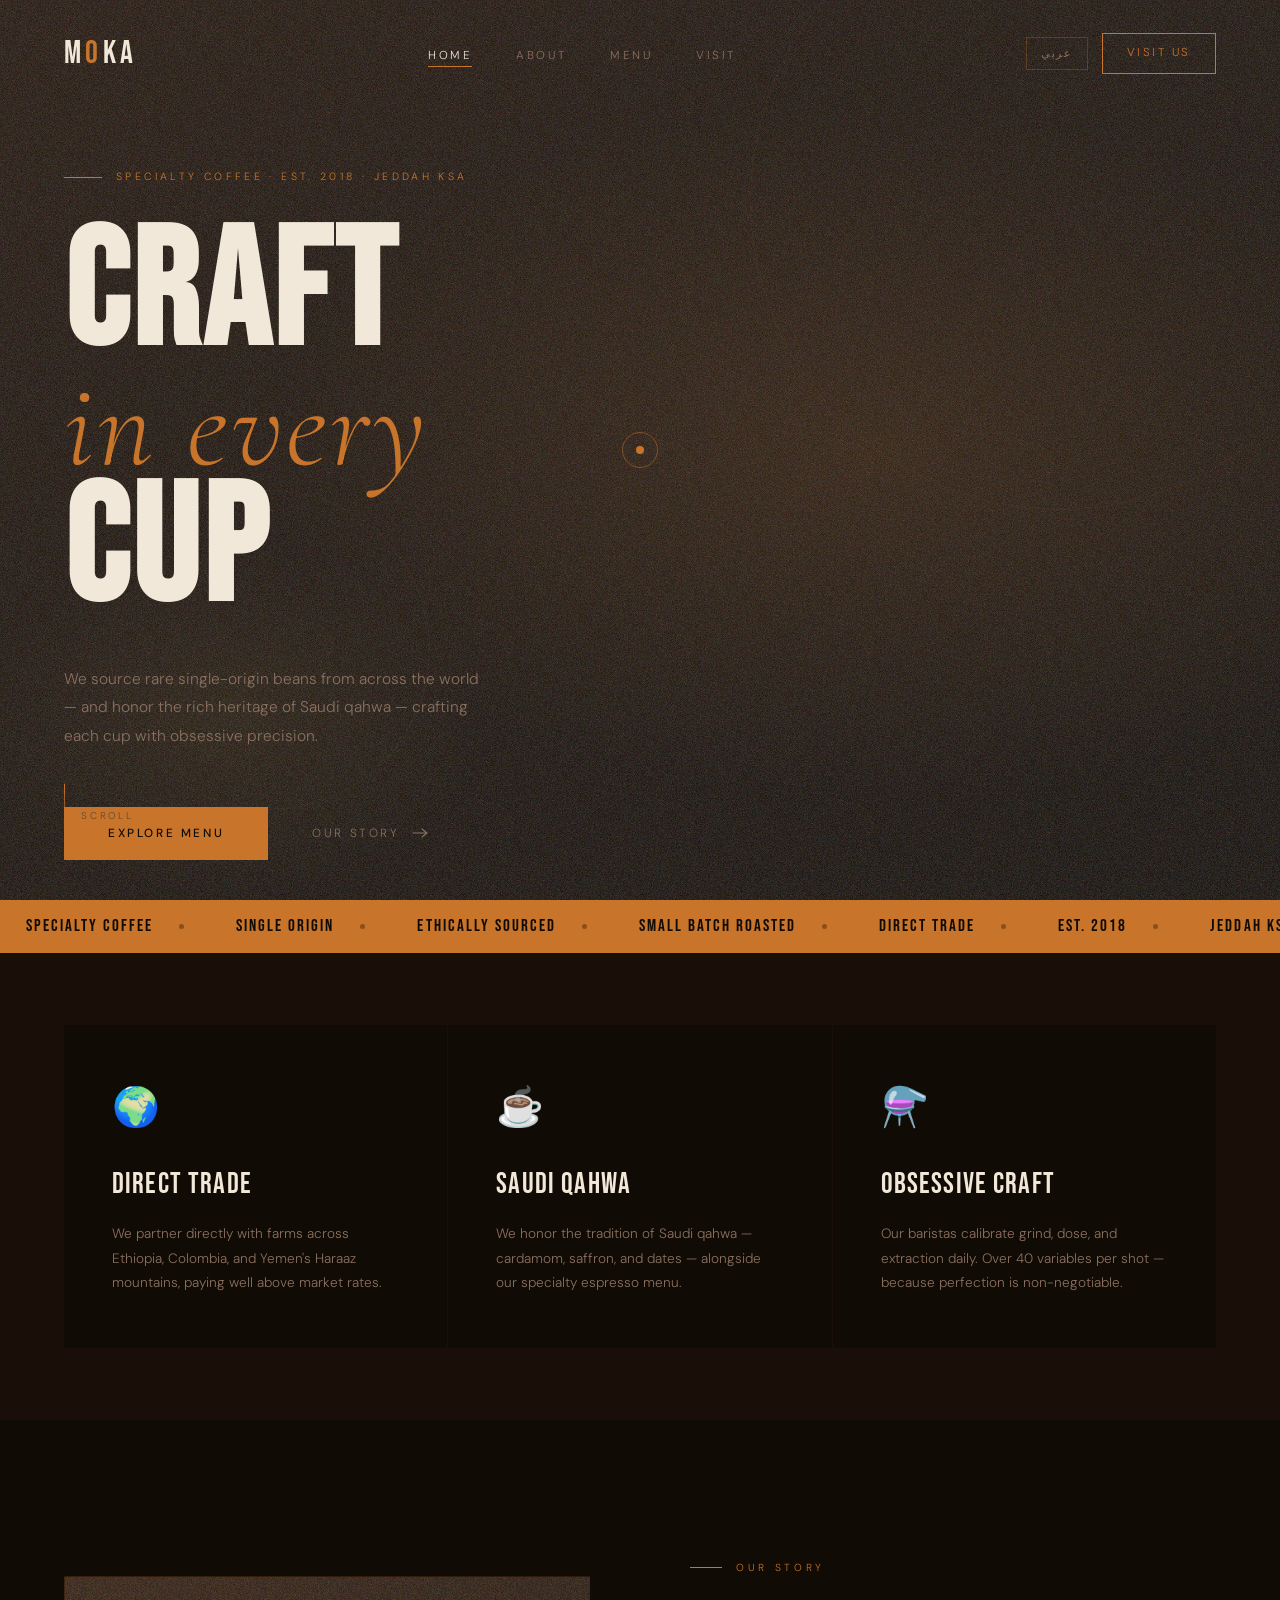
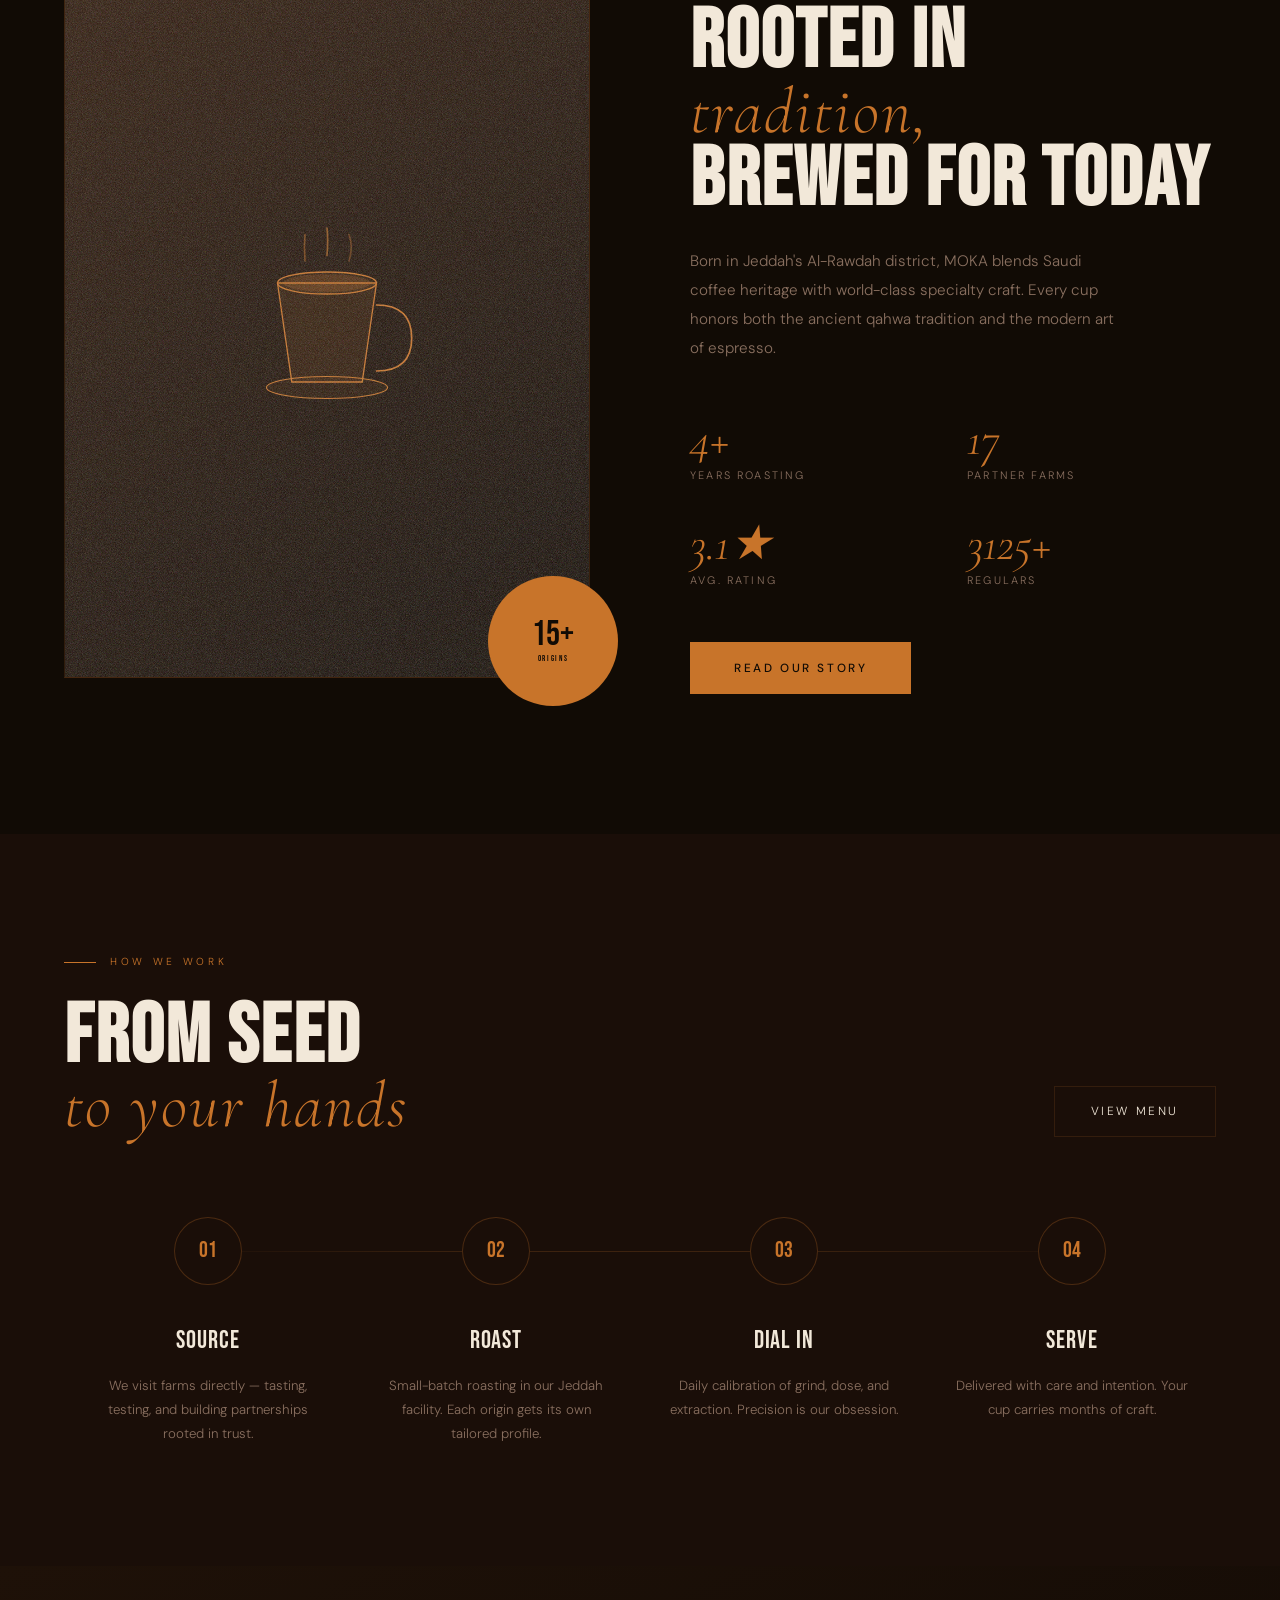
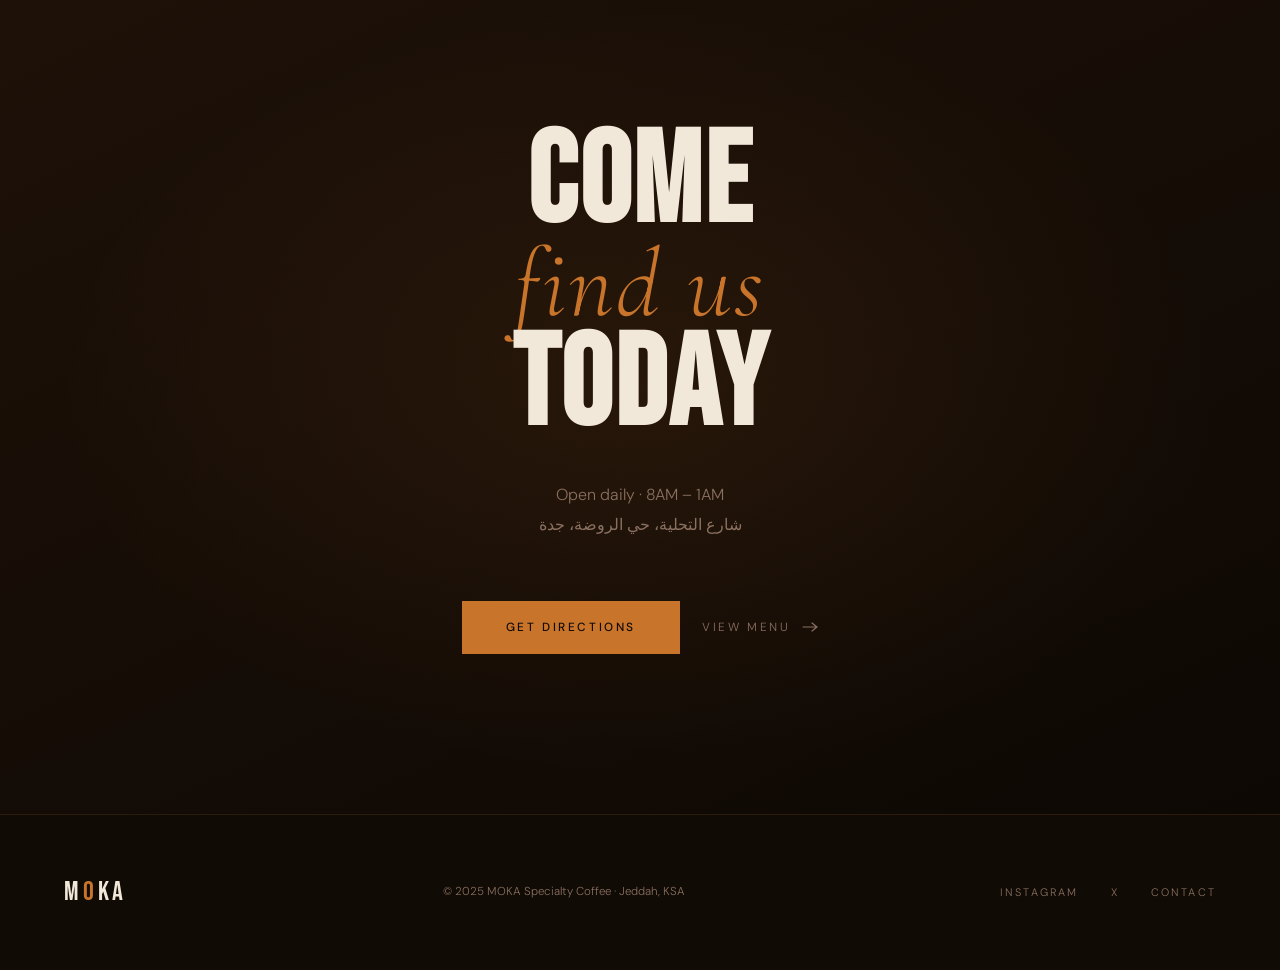
<file: index.html>
<!DOCTYPE html>
<html lang="en" dir="ltr">
<head>
<meta charset="UTF-8"/>
<meta name="viewport" content="width=device-width,initial-scale=1.0"/>
<title>MOKA — Specialty Coffee | جدة</title>
<link rel="preconnect" href="https://fonts.googleapis.com"/>
<link rel="icon" type="image/x-icon" href="./coffee cup icon.png"/>
<link rel="preconnect" href="https://fonts.gstatic.com" crossorigin/>
<link href="https://fonts.googleapis.com/css2?family=Cormorant+Garamond:ital,wght@0,300;0,400;1,300;1,400&family=Bebas+Neue&family=DM+Sans:opsz,wght@9..40,300;9..40,400;9..40,500&family=Cairo:wght@300;400;500;600;700&display=swap" rel="stylesheet"/>
<link rel="stylesheet" href="styles.css"/>
<style>
/* ── CRITICAL INLINE CSS ── */
*,*::before,*::after{box-sizing:border-box;margin:0;padding:0;}
:root{--espresso:#1a0e08;--dark:#110b05;--cream:#f2e8d9;--amber:#c8742a;--gold:#d4a853;--muted:#8a7060;--muted-2:#5c4a3a;--border:rgba(200,116,42,.15);--font-display:'Bebas Neue',sans-serif;--font-serif:'Cormorant Garamond',serif;--font-body:'DM Sans',sans-serif;--font-arabic:'Cairo',sans-serif;--ease-out:cubic-bezier(.23,1,.32,1);}
html{scroll-behavior:smooth;}
body{background:var(--dark);color:var(--cream);font-family:var(--font-body);font-weight:300;line-height:1.6;overflow-x:hidden;cursor:none;}
*,a,button{cursor:none!important;}
[dir="rtl"] body,[dir="rtl"]{font-family:var(--font-arabic);}
[dir="rtl"] body{cursor:auto;}
[dir="rtl"] *,[dir="rtl"] a,[dir="rtl"] button{cursor:auto!important;}
img,svg{display:block;max-width:100%;}
button{background:none;border:none;font:inherit;}

/* cursor */
#cursor{position:fixed;top:0;left:0;z-index:9999;pointer-events:none;}
.cursor__dot{position:fixed;width:8px;height:8px;border-radius:50%;background:var(--amber);transform:translate(-50%,-50%);}
.cursor__ring{position:fixed;width:36px;height:36px;border-radius:50%;border:1px solid rgba(200,116,42,.5);transform:translate(-50%,-50%);transition:width .35s var(--ease-out),height .35s var(--ease-out),border-color .3s;}
.cursor__ring.hover{width:60px;height:60px;border-color:rgba(200,116,42,.9);}
.cursor__ring.click{width:20px;height:20px;}

/* navbar */
.navbar{position:fixed;top:0;left:0;right:0;z-index:100;display:flex;align-items:center;justify-content:space-between;padding:28px 64px;transition:background .5s,padding .4s;border-bottom:1px solid transparent;}
.navbar.scrolled{background:rgba(13,8,4,.92);backdrop-filter:blur(16px);padding:18px 64px;border-color:var(--border);}
[dir="rtl"] .navbar{flex-direction:row-reverse;}
.nav-logo{font-family:var(--font-display);font-size:2rem;letter-spacing:.14em;color:var(--cream);text-decoration:none;}
.nav-logo span{color:var(--amber);}
[dir="rtl"] .nav-logo{font-family:var(--font-arabic);letter-spacing:0;font-weight:700;}
.nav-links{display:flex;align-items:center;gap:44px;list-style:none;}
[dir="rtl"] .nav-links{flex-direction:row-reverse;}
.nav-links a{font-size:.72rem;letter-spacing:.22em;text-transform:uppercase;color:var(--muted);text-decoration:none;position:relative;transition:color .3s;}
.nav-links a::after{content:'';position:absolute;bottom:-4px;left:0;width:0;height:1px;background:var(--amber);transition:width .38s var(--ease-out);}
.nav-links a:hover,.nav-links a.active{color:var(--cream);}
.nav-links a:hover::after,.nav-links a.active::after{width:100%;}
[dir="rtl"] .nav-links a{letter-spacing:0;}
.nav-right{display:flex;align-items:center;gap:14px;}
.lang-toggle{font-size:.68rem;letter-spacing:.15em;text-transform:uppercase;color:var(--muted);border:1px solid rgba(200,116,42,.3);padding:7px 14px;font-family:var(--font-body);transition:color .3s,border-color .3s;}
.lang-toggle:hover{color:var(--amber);border-color:var(--amber);}
.nav-cta{font-size:.72rem;letter-spacing:.22em;text-transform:uppercase;color:var(--amber);border:1px solid var(--amber);padding:10px 24px;text-decoration:none;transition:background .3s,color .3s;}
.nav-cta:hover{background:var(--amber);color:var(--dark);}
[dir="rtl"] .nav-cta{letter-spacing:0;}
.nav-burger{display:none;flex-direction:column;justify-content:center;gap:5px;width:36px;height:36px;padding:4px;z-index:110;}
.nav-burger span{display:block;width:24px;height:1.5px;background:var(--cream);transition:transform .35s var(--ease-out),opacity .25s,width .3s;border-radius:1px;}
.nav-burger.open span:nth-child(1){transform:translateY(6.5px) rotate(45deg);}
.nav-burger.open span:nth-child(2){opacity:0;width:0;}
.nav-burger.open span:nth-child(3){transform:translateY(-6.5px) rotate(-45deg);}

/* mobile overlay + drawer */
.mobile-overlay{position:fixed;inset:0;background:rgba(0,0,0,.7);z-index:150;opacity:0;pointer-events:none;transition:opacity .4s;}
.mobile-overlay.open{opacity:1;pointer-events:all;}
.mobile-nav{position:fixed;top:0;right:-110%;bottom:0;width:min(340px,88vw);background:var(--espresso);z-index:160;display:flex;flex-direction:column;transition:right .45s var(--ease-out);border-left:1px solid var(--border);}
.mobile-nav.open{right:0;}
[dir="rtl"] .mobile-nav{right:auto;left:-110%;border-left:none;border-right:1px solid var(--border);}
[dir="rtl"] .mobile-nav.open{left:0;right:auto;}
.mobile-nav-header{display:flex;align-items:center;justify-content:space-between;padding:28px 32px;border-bottom:1px solid var(--border);}
[dir="rtl"] .mobile-nav-header{flex-direction:row-reverse;}
.mobile-nav-logo{font-family:var(--font-display);font-size:1.6rem;letter-spacing:.14em;color:var(--cream);}
.mobile-nav-logo em{color:var(--amber);font-style:normal;}
[dir="rtl"] .mobile-nav-logo{font-family:var(--font-arabic);letter-spacing:0;font-weight:700;}
.mobile-nav-close{font-size:1rem;color:var(--muted);padding:8px;line-height:1;transition:color .3s;}
.mobile-nav-close:hover{color:var(--cream);}
.mobile-nav-links{list-style:none;padding:28px 32px;display:flex;flex-direction:column;gap:0;flex:1;}
.mobile-nav-links a{display:block;font-family:var(--font-display);font-size:2.2rem;letter-spacing:.04em;color:var(--muted-2);text-decoration:none;padding:14px 0;border-bottom:1px solid rgba(200,116,42,.07);transition:color .3s,padding-left .3s;}
.mobile-nav-links a:hover,.mobile-nav-links a.active{color:var(--cream);}
.mobile-nav-links a.active{color:var(--amber);}
.mobile-nav-links a:hover{padding-left:10px;}
[dir="rtl"] .mobile-nav-links a{font-family:var(--font-arabic);letter-spacing:0;font-size:1.6rem;text-align:right;}
[dir="rtl"] .mobile-nav-links a:hover{padding-left:0;padding-right:10px;}
.mobile-nav-footer{padding:24px 32px;border-top:1px solid var(--border);display:flex;align-items:center;justify-content:space-between;gap:12px;}
[dir="rtl"] .mobile-nav-footer{flex-direction:row-reverse;}
.mobile-nav-cta{font-size:.7rem;letter-spacing:.18em;text-transform:uppercase;color:var(--amber);border:1px solid var(--amber);padding:10px 20px;text-decoration:none;transition:background .3s,color .3s;}
.mobile-nav-cta:hover{background:var(--amber);color:var(--dark);}
[dir="rtl"] .mobile-nav-cta{letter-spacing:0;}
.mobile-lang-btn{font-size:.68rem;letter-spacing:.15em;text-transform:uppercase;color:var(--muted);border:1px solid rgba(200,116,42,.3);padding:8px 14px;transition:color .3s,border-color .3s;}
.mobile-lang-btn:hover{color:var(--amber);border-color:var(--amber);}

/* primitives */
.section-label{display:flex;align-items:center;gap:14px;font-size:.64rem;letter-spacing:.36em;text-transform:uppercase;color:var(--amber);margin-bottom:28px;}
.section-label::before{content:'';flex-shrink:0;width:32px;height:1px;background:var(--amber);}
[dir="rtl"] .section-label{flex-direction:row-reverse;letter-spacing:0;}
[dir="rtl"] .section-label::before{display:none;}
[dir="rtl"] .section-label::after{content:'';flex-shrink:0;width:32px;height:1px;background:var(--amber);}
.section-h2{font-family:var(--font-display);font-size:clamp(3.2rem,6.5vw,5.8rem);line-height:.93;letter-spacing:.025em;color:var(--cream);margin-bottom:28px;}
.section-h2 em{font-family:var(--font-serif);font-style:italic;font-weight:300;color:var(--amber);font-size:.78em;display:block;}
[dir="rtl"] .section-h2{font-family:var(--font-arabic);letter-spacing:0;line-height:1.2;font-weight:700;}
[dir="rtl"] .section-h2 em{font-family:var(--font-arabic);font-style:normal;}
.section-p{font-size:.95rem;line-height:1.9;color:var(--muted);}
[dir="rtl"] .section-p{text-align:right;}
.noise{position:absolute;inset:0;pointer-events:none;opacity:.3;background-image:url("data:image/svg+xml,%3Csvg viewBox='0 0 256 256' xmlns='http://www.w3.org/2000/svg'%3E%3Cfilter id='n'%3E%3CfeTurbulence type='fractalNoise' baseFrequency='.85' numOctaves='4' stitchTiles='stitch'/%3E%3C/filter%3E%3Crect width='100%25' height='100%25' filter='url(%23n)'/%3E%3C/svg%3E");background-size:180px;}
.ring{position:absolute;border-radius:50%;border:1px solid rgba(200,116,42,.07);pointer-events:none;}
.marquee-wrap{background:var(--amber);padding:13px 0;overflow:hidden;}
.marquee-track{display:flex;width:max-content;animation:marquee 22s linear infinite;}
[dir="rtl"] .marquee-track{animation-direction:reverse;}
.marquee-item{display:flex;align-items:center;gap:26px;padding:0 26px;font-family:var(--font-display);font-size:1.05rem;letter-spacing:.12em;color:var(--dark);white-space:nowrap;}
[dir="rtl"] .marquee-item{font-family:var(--font-arabic);letter-spacing:0;}
.marquee-dot{width:5px;height:5px;border-radius:50%;background:rgba(17,11,5,.35);flex-shrink:0;}
.btn-primary{display:inline-flex;align-items:center;justify-content:center;background:var(--amber);color:var(--dark);font-family:var(--font-body);font-size:.74rem;letter-spacing:.22em;text-transform:uppercase;padding:17px 44px;text-decoration:none;font-weight:500;position:relative;overflow:hidden;}
.btn-primary::before{content:'';position:absolute;inset:0;background:var(--gold);transform:translateX(-102%);transition:transform .42s var(--ease-out);}
.btn-primary:hover::before{transform:translateX(0);}
.btn-primary span{position:relative;z-index:1;}
[dir="rtl"] .btn-primary{letter-spacing:0;}
.btn-ghost{display:inline-flex;align-items:center;gap:12px;font-size:.74rem;letter-spacing:.22em;text-transform:uppercase;color:var(--muted);text-decoration:none;transition:color .3s;}
.btn-ghost svg{transition:transform .3s;}
.btn-ghost:hover{color:var(--cream);}
.btn-ghost:hover svg{transform:translateX(7px);}
[dir="rtl"] .btn-ghost{flex-direction:row-reverse;letter-spacing:0;}
[dir="rtl"] .btn-ghost:hover svg{transform:translateX(-7px);}
.btn-outline{display:inline-flex;align-items:center;justify-content:center;border:1px solid var(--border);color:var(--cream);font-size:.74rem;letter-spacing:.22em;text-transform:uppercase;padding:15px 36px;text-decoration:none;transition:border-color .3s,background .3s,color .3s;}
.btn-outline:hover{border-color:var(--amber);background:rgba(200,116,42,.08);color:var(--amber);}
[dir="rtl"] .btn-outline{letter-spacing:0;}
.footer{padding:56px 64px;border-top:1px solid var(--border);display:flex;align-items:center;justify-content:space-between;gap:32px;flex-wrap:wrap;}
[dir="rtl"] .footer{flex-direction:row-reverse;}
.footer-logo{font-family:var(--font-display);font-size:1.7rem;letter-spacing:.14em;color:var(--cream);text-decoration:none;}
.footer-logo span{color:var(--amber);}
[dir="rtl"] .footer-logo{font-family:var(--font-arabic);letter-spacing:0;font-weight:700;}
.footer-copy{font-size:.72rem;color:var(--muted);}
.footer-links{display:flex;gap:32px;}
.footer-links a{font-size:.68rem;letter-spacing:.2em;text-transform:uppercase;color:var(--muted);text-decoration:none;transition:color .3s;}
.footer-links a:hover{color:var(--amber);}
.reveal{opacity:0;transform:translateY(36px);transition:opacity .85s var(--ease-out),transform .85s var(--ease-out);}
.reveal.visible{opacity:1;transform:translateY(0);}
.reveal-delay-1{transition-delay:.12s;} .reveal-delay-2{transition-delay:.24s;} .reveal-delay-3{transition-delay:.38s;} .reveal-delay-4{transition-delay:.52s;}
.ar-only{display:none!important;}
[dir="rtl"] .en-only{display:none!important;}
[dir="rtl"] .ar-only{display:block!important;}
@keyframes fadeUp{to{opacity:1;transform:translateY(0);}}
@keyframes marquee{from{transform:translateX(0);}to{transform:translateX(-50%);}}
@keyframes spin{from{transform:rotate(0deg);}to{transform:rotate(360deg);}}
@keyframes float{0%,100%{transform:translateY(0);}50%{transform:translateY(-12px);}}
@keyframes scrollPulse{0%{transform:scaleY(0);transform-origin:top;opacity:1;}50%{transform:scaleY(1);transform-origin:top;}51%{transform-origin:bottom;}100%{transform:scaleY(0);transform-origin:bottom;opacity:0;}}

/* ── HOME-SPECIFIC ── */
#hero{position:relative;min-height:100svh;display:flex;align-items:center;overflow:hidden;}
.hero-bg{position:absolute;inset:0;background:radial-gradient(ellipse 80% 65% at 68% 50%,rgba(200,116,42,.13) 0%,transparent 60%),radial-gradient(ellipse 40% 40% at 18% 80%,rgba(212,168,83,.07) 0%,transparent 50%),linear-gradient(155deg,#1e1108 0%,#0d0804 100%);}
.ring-1{width:620px;height:620px;top:-110px;right:-90px;}
.ring-2{width:940px;height:940px;top:-270px;right:-250px;border-color:rgba(200,116,42,.035);}
.ring-3{width:320px;height:320px;bottom:90px;left:110px;border-color:rgba(212,168,83,.055);}
.hero-content{position:relative;z-index:2;padding:0 64px;max-width:920px;padding-top:120px;}
[dir="rtl"] .hero-content{padding:120px 64px 0;text-align:right;}
.hero-tag{display:inline-flex;align-items:center;gap:14px;font-size:.66rem;letter-spacing:.32em;text-transform:uppercase;color:var(--amber);margin-bottom:36px;opacity:0;animation:fadeUp .75s .15s forwards;}
.hero-tag::before{content:'';width:38px;height:1px;background:var(--amber);}
[dir="rtl"] .hero-tag{flex-direction:row-reverse;letter-spacing:0;}
[dir="rtl"] .hero-tag::before{display:none;}
[dir="rtl"] .hero-tag::after{content:'';width:38px;height:1px;background:var(--amber);}
.hero-h1{font-family:var(--font-display);font-size:clamp(5.5rem,13vw,12rem);line-height:.88;letter-spacing:.02em;color:var(--cream);opacity:0;animation:fadeUp .9s .35s forwards;}
.hero-h1 em{font-family:var(--font-serif);font-style:italic;font-weight:300;color:var(--amber);font-size:.72em;display:block;margin-top:4px;}
[dir="rtl"] .hero-h1{font-family:var(--font-arabic);letter-spacing:0;line-height:1.1;font-weight:700;}
[dir="rtl"] .hero-h1 em{font-family:var(--font-arabic);font-style:normal;}
.hero-sub{margin-top:40px;max-width:430px;font-size:.97rem;line-height:1.85;color:var(--muted);opacity:0;animation:fadeUp .8s .65s forwards;}
[dir="rtl"] .hero-sub{text-align:right;max-width:500px;}
.hero-actions{margin-top:56px;display:flex;align-items:center;gap:44px;flex-wrap:wrap;opacity:0;animation:fadeUp .8s .85s forwards;}
[dir="rtl"] .hero-actions{flex-direction:row-reverse;}
.hero-scroll{position:absolute;bottom:52px;left:64px;z-index:2;display:flex;align-items:center;gap:16px;font-size:.62rem;letter-spacing:.28em;text-transform:uppercase;color:var(--muted-2);opacity:0;animation:fadeUp .7s 1.2s forwards;}
[dir="rtl"] .hero-scroll{left:auto;right:64px;}
.hero-scroll-line{width:1px;height:64px;background:linear-gradient(to bottom,var(--amber),transparent);animation:scrollPulse 2.4s 1.6s infinite;}

/* feature strip */
.feature-strip{background:var(--espresso);padding:72px 64px;display:grid;grid-template-columns:repeat(3,1fr);gap:1px;}
.feature-item{padding:52px 48px;position:relative;overflow:hidden;background:var(--dark);transition:background .4s;}
.feature-item::after{content:'';position:absolute;bottom:0;left:0;height:2px;width:0;background:var(--amber);transition:width .5s var(--ease-out);}
.feature-item:hover{background:#160e07;}
.feature-item:hover::after{width:100%;}
[dir="rtl"] .feature-item::after{left:auto;right:0;}
.feature-icon{font-size:2.4rem;margin-bottom:24px;}
.feature-name{font-family:var(--font-display);font-size:1.8rem;letter-spacing:.04em;color:var(--cream);margin-bottom:14px;}
[dir="rtl"] .feature-name{font-family:var(--font-arabic);letter-spacing:0;text-align:right;}
.feature-desc{font-size:.85rem;line-height:1.8;color:var(--muted);}
[dir="rtl"] .feature-desc{text-align:right;}

/* about teaser */
.about-teaser{padding:140px 64px;display:grid;grid-template-columns:1fr 1fr;gap:100px;align-items:center;}
[dir="rtl"] .about-teaser{direction:rtl;}
.teaser-frame{width:100%;aspect-ratio:3/4;background:linear-gradient(145deg,rgba(200,116,42,.12),rgba(17,11,5,.8)),var(--espresso);border:1px solid var(--border);position:relative;overflow:hidden;display:flex;align-items:center;justify-content:center;}
.teaser-badge{position:absolute;bottom:-28px;right:-28px;width:130px;height:130px;border-radius:50%;background:var(--amber);display:flex;flex-direction:column;align-items:center;justify-content:center;font-family:var(--font-display);color:var(--dark);animation:spin 24s linear infinite;text-align:center;}
[dir="rtl"] .teaser-badge{right:auto;left:-28px;font-family:var(--font-arabic);letter-spacing:0;}
.teaser-badge-num{font-size:2.2rem;line-height:1;}
.teaser-badge-txt{font-size:.52rem;letter-spacing:.2em;}
[dir="rtl"] .teaser-badge-txt{letter-spacing:0;}
.cup-float{animation:float 5s ease-in-out infinite;}
.stats-grid{display:grid;grid-template-columns:1fr 1fr;gap:36px 28px;margin-top:52px;}
.stat-num{font-family:var(--font-serif);font-style:italic;font-size:3rem;color:var(--amber);line-height:1;}
[dir="rtl"] .stat-num{font-family:var(--font-arabic);font-style:normal;font-weight:700;}
.stat-label{font-size:.68rem;letter-spacing:.2em;text-transform:uppercase;color:var(--muted);margin-top:4px;}
[dir="rtl"] .stat-label{letter-spacing:0;text-align:right;}

/* process */
.process-section{padding:120px 64px;background:var(--espresso);}
.process-header{display:flex;justify-content:space-between;align-items:flex-end;margin-bottom:80px;}
[dir="rtl"] .process-header{flex-direction:row-reverse;}
.process-steps{display:grid;grid-template-columns:repeat(4,1fr);position:relative;}
.process-steps::before{content:'';position:absolute;top:34px;left:9%;right:9%;height:1px;background:linear-gradient(to right,transparent,rgba(200,116,42,.2),rgba(200,116,42,.2),transparent);}
.step{padding:0 28px;text-align:center;}
.step-num{width:68px;height:68px;border-radius:50%;border:1px solid rgba(200,116,42,.28);display:flex;align-items:center;justify-content:center;margin:0 auto 36px;font-family:var(--font-display);font-size:1.4rem;color:var(--amber);background:var(--espresso);transition:background .35s,border-color .35s,color .35s;}
.step:hover .step-num{background:var(--amber);color:var(--dark);border-color:var(--amber);}
[dir="rtl"] .step-num{font-family:var(--font-arabic);}
.step-title{font-family:var(--font-display);font-size:1.55rem;letter-spacing:.04em;color:var(--cream);margin-bottom:14px;}
[dir="rtl"] .step-title{font-family:var(--font-arabic);letter-spacing:0;}
.step-desc{font-size:.83rem;line-height:1.8;color:var(--muted);}

/* cta */
.cta-section{padding:160px 64px;text-align:center;position:relative;overflow:hidden;}
.cta-section::before{content:'';position:absolute;inset:0;background:radial-gradient(ellipse 70% 70% at 50% 50%,rgba(200,116,42,.10) 0%,transparent 65%),linear-gradient(155deg,#1e1108,#0d0804);}
.cta-content{position:relative;z-index:1;}
.cta-h2{font-family:var(--font-display);font-size:clamp(4rem,10vw,9.5rem);line-height:.9;letter-spacing:.02em;color:var(--cream);margin-bottom:36px;}
.cta-h2 em{font-family:var(--font-serif);font-style:italic;font-weight:300;color:var(--amber);font-size:.76em;display:block;}
[dir="rtl"] .cta-h2{font-family:var(--font-arabic);letter-spacing:0;line-height:1.1;font-weight:700;}
[dir="rtl"] .cta-h2 em{font-family:var(--font-arabic);font-style:normal;}
.cta-sub{font-size:1rem;color:var(--muted);margin-bottom:60px;line-height:1.9;}
.cta-actions{display:flex;gap:22px;justify-content:center;flex-wrap:wrap;}
[dir="rtl"] .cta-actions{flex-direction:row-reverse;}

@media(max-width:960px){
  .navbar,.navbar.scrolled{padding:20px 24px;}
  .nav-links,.nav-cta,.lang-toggle{display:none;}
  .nav-burger{display:flex;}
  .hero-content{padding:120px 28px 0;}
  [dir="rtl"] .hero-content{padding:120px 28px 0;}
  .hero-scroll{display:none;}
  .feature-strip{grid-template-columns:1fr;padding:48px 28px;}
  .about-teaser{grid-template-columns:1fr;padding:80px 28px;gap:60px;}
  .process-section{padding:80px 28px;}
  .process-header{flex-direction:column;align-items:flex-start;gap:28px;}
  [dir="rtl"] .process-header{align-items:flex-end;}
  .process-steps{grid-template-columns:1fr 1fr;gap:48px;}
  .process-steps::before{display:none;}
  .cta-section{padding:100px 28px;}
  .footer{padding:40px 28px;flex-direction:column;align-items:flex-start;}
  [dir="rtl"] .footer{align-items:flex-end;}
}
</style>
</head>
<body>

<div id="cursor"><div class="cursor__dot"></div><div class="cursor__ring"></div></div>

<!-- MOBILE OVERLAY + DRAWER -->
<div class="mobile-overlay" id="mobile-overlay"></div>
<div class="mobile-nav" id="mobile-nav">
  <div class="mobile-nav-header">
    <span class="mobile-nav-logo">M<em>O</em>KA</span>
    <button class="mobile-nav-close" id="mobile-close">✕</button>
  </div>
  <ul class="mobile-nav-links">
    <li><a href="index.html" class="active"><span data-en="Home" data-ar="الرئيسية">Home</span></a></li>
    <li><a href="about.html"><span data-en="About" data-ar="قصتنا">About</span></a></li>
    <li><a href="menu.html"><span data-en="Menu" data-ar="القائمة">Menu</span></a></li>
    <li><a href="contact.html"><span data-en="Visit" data-ar="زيارتنا">Visit</span></a></li>
  </ul>
  <div class="mobile-nav-footer">
    <a href="contact.html" class="mobile-nav-cta"><span data-en="Visit Us" data-ar="زورونا">Visit Us</span></a>
    <button class="mobile-lang-btn">عربي</button>
  </div>
</div>

<!-- NAVBAR -->
<nav class="navbar">
  <a href="index.html" class="nav-logo">M<span>O</span>KA</a>
  <ul class="nav-links">
    <li><a href="index.html" class="active"><span data-en="Home" data-ar="الرئيسية">Home</span></a></li>
    <li><a href="about.html"><span data-en="About" data-ar="قصتنا">About</span></a></li>
    <li><a href="menu.html"><span data-en="Menu" data-ar="القائمة">Menu</span></a></li>
    <li><a href="contact.html"><span data-en="Visit" data-ar="زيارتنا">Visit</span></a></li>
  </ul>
  <div class="nav-right">
    <button class="lang-toggle">عربي</button>
    <a href="contact.html" class="nav-cta"><span data-en="Visit Us" data-ar="زورونا">Visit Us</span></a>
    <button class="nav-burger" id="nav-burger" aria-label="Menu"><span></span><span></span><span></span></button>
  </div>
</nav>

<!-- HERO -->
<section id="hero">
  <div class="hero-bg"></div><div class="noise"></div>
  <div class="ring ring-1"></div><div class="ring ring-2"></div><div class="ring ring-3"></div>
  <div class="hero-content">
    <div class="hero-tag"><span data-en="Specialty Coffee · Est. 2018 · Jeddah KSA" data-ar="قهوة متخصصة · منذ ٢٠١٨ · جدة">Specialty Coffee · Est. 2018 · Jeddah KSA</span></div>
    <h1 class="hero-h1">
      <span data-en="CRAFT" data-ar="فن">CRAFT</span><br>
      <em><span data-en="in every" data-ar="في كل">in every</span></em>
      <span data-en="CUP" data-ar="فنجان">CUP</span>
    </h1>
    <p class="hero-sub en-only">We source rare single-origin beans from across the world — and honor the rich heritage of Saudi qahwa — crafting each cup with obsessive precision.</p>
    <p class="hero-sub ar-only" style="display:none">نختار أفضل حبوب البن من مزارع مختارة حول العالم، مع احترام تراث القهوة السعودية العريق. كل فنجان يُصنع بعناية واهتمام بالغ.</p>
    <div class="hero-actions">
      <a href="menu.html" class="btn-primary"><span data-en="Explore Menu" data-ar="استكشف القائمة">Explore Menu</span></a>
      <a href="about.html" class="btn-ghost">
        <span data-en="Our Story" data-ar="قصتنا">Our Story</span>
        <svg width="16" height="10" viewBox="0 0 16 10" fill="none"><path d="M10 1l5 4-5 4M1 5h14" stroke="currentColor" stroke-width="1.2" stroke-linecap="round"/></svg>
      </a>
    </div>
  </div>
  <div class="hero-scroll"><div class="hero-scroll-line"></div><span data-en="Scroll" data-ar="للأسفل">Scroll</span></div>
</section>

<div class="marquee-wrap"><div class="marquee-track" id="marquee-track"></div></div>

<!-- FEATURES -->
<section class="feature-strip">
  <div class="feature-item reveal">
    <div class="feature-icon">🌍</div>
    <div class="feature-name"><span data-en="DIRECT TRADE" data-ar="تجارة مباشرة">DIRECT TRADE</span></div>
    <p class="feature-desc en-only">We partner directly with farms across Ethiopia, Colombia, and Yemen's Haraaz mountains, paying well above market rates.</p>
    <p class="feature-desc ar-only" style="display:none">نتعاون مباشرة مع مزارع في إثيوبيا وكولومبيا وجبال حراز اليمنية، بأسعار أعلى بكثير من السوق.</p>
  </div>
  <div class="feature-item reveal reveal-delay-1">
    <div class="feature-icon">☕</div>
    <div class="feature-name"><span data-en="SAUDI QAHWA" data-ar="قهوة سعودية">SAUDI QAHWA</span></div>
    <p class="feature-desc en-only">We honor the tradition of Saudi qahwa — cardamom, saffron, and dates — alongside our specialty espresso menu.</p>
    <p class="feature-desc ar-only" style="display:none">نحتفي بتراث القهوة السعودية — الهيل والزعفران والتمر — إلى جانب قائمتنا من القهوة المتخصصة.</p>
  </div>
  <div class="feature-item reveal reveal-delay-2">
    <div class="feature-icon">⚗️</div>
    <div class="feature-name"><span data-en="OBSESSIVE CRAFT" data-ar="دقة متناهية">OBSESSIVE CRAFT</span></div>
    <p class="feature-desc en-only">Our baristas calibrate grind, dose, and extraction daily. Over 40 variables per shot — because perfection is non-negotiable.</p>
    <p class="feature-desc ar-only" style="display:none">يعدّل باريستانا الطحن والجرعة والاستخلاص يومياً. أكثر من ٤٠ متغيراً في كل شوت — لأن الكمال لا يُساوم عليه.</p>
  </div>
</section>

<!-- ABOUT TEASER -->
<section class="about-teaser">
  <div style="position:relative;" class="reveal">
    <div class="teaser-frame">
      <div class="noise"></div>
      <div class="cup-float">
        <svg width="220" height="220" viewBox="0 0 200 200" fill="none">
          <path d="M80 40 Q85 27 80 16" stroke="#c8742a" stroke-width="1.5" stroke-linecap="round" opacity=".5"><animate attributeName="d" values="M80 40 Q85 27 80 16;M80 40 Q75 27 80 16;M80 40 Q85 27 80 16" dur="3s" repeatCount="indefinite"/></path>
          <path d="M100 35 Q106 21 100 10" stroke="#c8742a" stroke-width="1.5" stroke-linecap="round" opacity=".65"><animate attributeName="d" values="M100 35 Q106 21 100 10;M100 35 Q94 21 100 10;M100 35 Q106 21 100 10" dur="2.6s" repeatCount="indefinite"/></path>
          <path d="M120 40 Q126 27 120 16" stroke="#c8742a" stroke-width="1.5" stroke-linecap="round" opacity=".4"><animate attributeName="d" values="M120 40 Q114 27 120 16;M120 40 Q126 27 120 16;M120 40 Q114 27 120 16" dur="3.6s" repeatCount="indefinite"/></path>
          <path d="M55 60 L68 150 H132 L145 60 Z" fill="rgba(200,116,42,.1)" stroke="#c8742a" stroke-width="1.2"/>
          <ellipse cx="100" cy="60" rx="45" ry="10" fill="rgba(200,116,42,.08)" stroke="#c8742a" stroke-width="1.2"/>
          <ellipse cx="100" cy="60" rx="40" ry="8" fill="rgba(200,116,42,.22)"/>
          <ellipse cx="100" cy="155" rx="55" ry="10" fill="rgba(200,116,42,.07)" stroke="#c8742a" stroke-width="1"/>
          <path d="M145 80 Q177 80 177 110 Q177 140 145 140" fill="none" stroke="#c8742a" stroke-width="1.5" stroke-linecap="round"/>
        </svg>
      </div>
    </div>
    <div class="teaser-badge"><div class="teaser-badge-num">15+</div><div class="teaser-badge-txt en-only">ORIGINS</div><div class="teaser-badge-txt ar-only" style="display:none">مصدراً</div></div>
  </div>
  <div>
    <div class="section-label reveal"><span data-en="Our Story" data-ar="قصتنا">Our Story</span></div>
    <h2 class="section-h2 reveal reveal-delay-1">
      <span data-en="ROOTED IN" data-ar="جذور في">ROOTED IN</span><br>
      <em><span data-en="tradition," data-ar="التراث،">tradition,</span></em>
      <span data-en="BREWED FOR TODAY" data-ar="يُصنع اليوم">BREWED FOR TODAY</span>
    </h2>
    <p class="section-p en-only reveal reveal-delay-2">Born in Jeddah's Al-Rawdah district, MOKA blends Saudi coffee heritage with world-class specialty craft. Every cup honors both the ancient qahwa tradition and the modern art of espresso.</p>
    <p class="section-p ar-only reveal reveal-delay-2" style="display:none">وُلدت موكا في حي الروضة بجدة، تجمع بين تراث القهوة السعودية العريق وفن القهوة المتخصصة العالمي. كل كوب يعكس هذا الاندماج الجميل بين الأصالة والحداثة.</p>
    <div class="stats-grid reveal reveal-delay-3">
      <div><div class="stat-num"><span data-count="7" data-suffix="+">7+</span></div><div class="stat-label"><span data-en="Years Roasting" data-ar="سنوات تحميص">Years Roasting</span></div></div>
      <div><div class="stat-num"><span data-count="28">28</span></div><div class="stat-label"><span data-en="Partner Farms" data-ar="مزرعة شريكة">Partner Farms</span></div></div>
      <div><div class="stat-num"><span data-count="4.9" data-suffix="★">4.9★</span></div><div class="stat-label"><span data-en="Avg. Rating" data-ar="متوسط التقييم">Avg. Rating</span></div></div>
      <div><div class="stat-num"><span data-count="5000" data-suffix="+">5000+</span></div><div class="stat-label"><span data-en="Regulars" data-ar="زبون ثابت">Regulars</span></div></div>
    </div>
    <div style="margin-top:52px;" class="reveal reveal-delay-4">
      <a href="about.html" class="btn-primary"><span data-en="Read Our Story" data-ar="اقرأ قصتنا">Read Our Story</span></a>
    </div>
  </div>
</section>

<!-- PROCESS -->
<section class="process-section">
  <div class="process-header">
    <div>
      <div class="section-label reveal"><span data-en="How We Work" data-ar="كيف نعمل">How We Work</span></div>
      <h2 class="section-h2 reveal reveal-delay-1" style="margin-bottom:0;"><span data-en="FROM SEED" data-ar="من البذرة">FROM SEED</span><br><em><span data-en="to your hands" data-ar="إلى يديك">to your hands</span></em></h2>
    </div>
    <a href="menu.html" class="btn-outline reveal"><span data-en="View Menu" data-ar="عرض القائمة">View Menu</span></a>
  </div>
  <div class="process-steps">
    <div class="step reveal"><div class="step-num">01</div><div class="step-title"><span data-en="SOURCE" data-ar="اختيار">SOURCE</span></div><p class="step-desc en-only">We visit farms directly — tasting, testing, and building partnerships rooted in trust.</p><p class="step-desc ar-only" style="display:none">نزور المزارع مباشرة — نتذوق ونختبر ونبني شراكات قائمة على الثقة.</p></div>
    <div class="step reveal reveal-delay-1"><div class="step-num">02</div><div class="step-title"><span data-en="ROAST" data-ar="تحميص">ROAST</span></div><p class="step-desc en-only">Small-batch roasting in our Jeddah facility. Each origin gets its own tailored profile.</p><p class="step-desc ar-only" style="display:none">تحميص بكميات صغيرة في مختبرنا بجدة. كل مصدر له ملفه الخاص المصمم بعناية.</p></div>
    <div class="step reveal reveal-delay-2"><div class="step-num">03</div><div class="step-title"><span data-en="DIAL IN" data-ar="ضبط دقيق">DIAL IN</span></div><p class="step-desc en-only">Daily calibration of grind, dose, and extraction. Precision is our obsession.</p><p class="step-desc ar-only" style="display:none">ضبط يومي للطحن والجرعة والاستخلاص. الدقة هي هوسنا الذي لا نتنازل عنه.</p></div>
    <div class="step reveal reveal-delay-3"><div class="step-num">04</div><div class="step-title"><span data-en="SERVE" data-ar="تقديم">SERVE</span></div><p class="step-desc en-only">Delivered with care and intention. Your cup carries months of craft.</p><p class="step-desc ar-only" style="display:none">يُقدَّم بعناية واهتمام. كوبك يحمل شهوراً من العمل والإتقان.</p></div>
  </div>
</section>

<!-- CTA -->
<section class="cta-section">
  <div class="cta-content reveal">
    <h2 class="cta-h2"><span data-en="COME" data-ar="تعال">COME</span><br><em><span data-en="find us" data-ar="زرنا">find us</span></em><span data-en="TODAY" data-ar="اليوم">TODAY</span></h2>
    <p class="cta-sub en-only">Open daily · 8AM – 1AM<br>شارع التحلية، حي الروضة، جدة</p>
    <p class="cta-sub ar-only" style="display:none">مفتوح يومياً · ٨ صباحاً – ١ فجراً<br>شارع التحلية، حي الروضة، جدة</p>
    <div class="cta-actions">
      <a href="contact.html" class="btn-primary"><span data-en="Get Directions" data-ar="احصل على الاتجاهات">Get Directions</span></a>
      <a href="menu.html" class="btn-ghost">
        <span data-en="View Menu" data-ar="عرض القائمة">View Menu</span>
        <svg width="16" height="10" viewBox="0 0 16 10" fill="none"><path d="M10 1l5 4-5 4M1 5h14" stroke="currentColor" stroke-width="1.2" stroke-linecap="round"/></svg>
      </a>
    </div>
  </div>
</section>

<footer class="footer">
  <a href="index.html" class="footer-logo">M<span>O</span>KA</a>
  <div class="footer-copy"><span data-en="© 2025 MOKA Specialty Coffee · Jeddah, KSA" data-ar="© 2025 موكا للقهوة المتخصصة · جدة، المملكة العربية السعودية">© 2025 MOKA Specialty Coffee · Jeddah, KSA</span></div>
  <div class="footer-links"><a href="#">Instagram</a><a href="#">X</a><a href="contact.html"><span data-en="Contact" data-ar="تواصل">Contact</span></a></div>
</footer>

<script>
const IS_TOUCH='ontouchstart'in window||navigator.maxTouchPoints>0;
const MARQUEE_EN=['Specialty Coffee','Single Origin','Ethically Sourced','Small Batch Roasted','Direct Trade','Est. 2018','Jeddah KSA'];
const MARQUEE_AR=['قهوة متخصصة','مصدر مباشر','تجارة عادلة','تحميص صغير','جدة، المملكة','منذ ٢٠١٨','موكا ☕'];

// ── CURSOR ──
if(!IS_TOUCH){
  const dot=document.querySelector('.cursor__dot'),ring=document.querySelector('.cursor__ring');
  let mx=window.innerWidth/2,my=window.innerHeight/2,rx=mx,ry=my;
  dot.style.left=mx+'px';dot.style.top=my+'px';ring.style.left=rx+'px';ring.style.top=ry+'px';
  document.addEventListener('mousemove',e=>{mx=e.clientX;my=e.clientY;dot.style.left=mx+'px';dot.style.top=my+'px';});
  document.addEventListener('mousedown',()=>ring.classList.add('click'));
  document.addEventListener('mouseup',()=>ring.classList.remove('click'));
  (function tick(){rx+=(mx-rx)*.11;ry+=(my-ry)*.11;ring.style.left=rx+'px';ring.style.top=ry+'px';requestAnimationFrame(tick);})();
  document.querySelectorAll('a,button,.feature-item,.step').forEach(el=>{el.addEventListener('mouseenter',()=>ring.classList.add('hover'));el.addEventListener('mouseleave',()=>ring.classList.remove('hover'));});
}else{document.getElementById('cursor').style.display='none';}

// ── NAVBAR ──
(function(){const nav=document.querySelector('.navbar');const u=()=>nav.classList.toggle('scrolled',window.scrollY>60);window.addEventListener('scroll',u,{passive:true});u();})();

// ── BURGER ──
(function(){
  const burger=document.getElementById('nav-burger'),mNav=document.getElementById('mobile-nav'),overlay=document.getElementById('mobile-overlay'),close=document.getElementById('mobile-close');
  const open=()=>{burger.classList.add('open');mNav.classList.add('open');overlay.classList.add('open');document.body.style.overflow='hidden';};
  const shut=()=>{burger.classList.remove('open');mNav.classList.remove('open');overlay.classList.remove('open');document.body.style.overflow='';};
  burger.addEventListener('click',open);close.addEventListener('click',shut);overlay.addEventListener('click',shut);
  document.querySelectorAll('.mobile-nav-links a').forEach(a=>a.addEventListener('click',shut));
})();

// ── MARQUEE ──
function buildMarquee(words){
  const track=document.getElementById('marquee-track');
  track.innerHTML='';
  for(let i=0;i<5;i++)words.forEach(w=>{const el=document.createElement('div');el.className='marquee-item';el.innerHTML=w+'<span class="marquee-dot"></span>';track.appendChild(el);});
}
buildMarquee(MARQUEE_EN);

// ── REVEALS ──
(function(){const els=document.querySelectorAll('.reveal');const io=new IntersectionObserver(entries=>{entries.forEach(e=>{if(e.isIntersecting){e.target.classList.add('visible');io.unobserve(e.target);}});},{threshold:0.08});els.forEach(el=>io.observe(el));})();

// ── COUNTERS ──
(function(){const els=document.querySelectorAll('[data-count]');const io=new IntersectionObserver(entries=>{entries.forEach(e=>{if(!e.isIntersecting)return;const el=e.target,end=parseFloat(el.dataset.count),suffix=el.dataset.suffix||'';let cur=0;const inc=end/80;const t=setInterval(()=>{cur=Math.min(cur+inc,end);el.textContent=(Number.isInteger(end)?Math.round(cur):cur.toFixed(1))+suffix;if(cur>=end)clearInterval(t);},16);io.unobserve(el);});},{threshold:.5});els.forEach(el=>io.observe(el));})();

// ── LANGUAGE ──
function switchLang(lang){
  document.documentElement.lang=lang;
  document.documentElement.dir=lang==='ar'?'rtl':'ltr';
  document.querySelectorAll('[data-en][data-ar]').forEach(el=>{el.textContent=lang==='ar'?el.dataset.ar:el.dataset.en;});
  document.querySelectorAll('.lang-toggle,.mobile-lang-btn').forEach(btn=>{btn.textContent=lang==='ar'?'EN':'عربي';});
  document.querySelectorAll('.en-only').forEach(el=>{el.style.display=lang==='ar'?'none':'';});
  document.querySelectorAll('.ar-only').forEach(el=>{el.style.display=lang==='ar'?'block':'none';});
  buildMarquee(lang==='ar'?MARQUEE_AR:MARQUEE_EN);
  const cursor=document.getElementById('cursor');
  if(cursor)cursor.style.display=(lang==='ar'||IS_TOUCH)?'none':'';
  document.body.style.cursor=(lang==='ar'||IS_TOUCH)?'auto':'none';
  localStorage.setItem('moka-lang',lang);
}
document.querySelectorAll('.lang-toggle,.mobile-lang-btn').forEach(btn=>{btn.addEventListener('click',()=>switchLang(document.documentElement.lang==='ar'?'en':'ar'));});
const saved=localStorage.getItem('moka-lang');
if(saved==='ar')switchLang('ar');
</script>
</body>
</html>
</file>
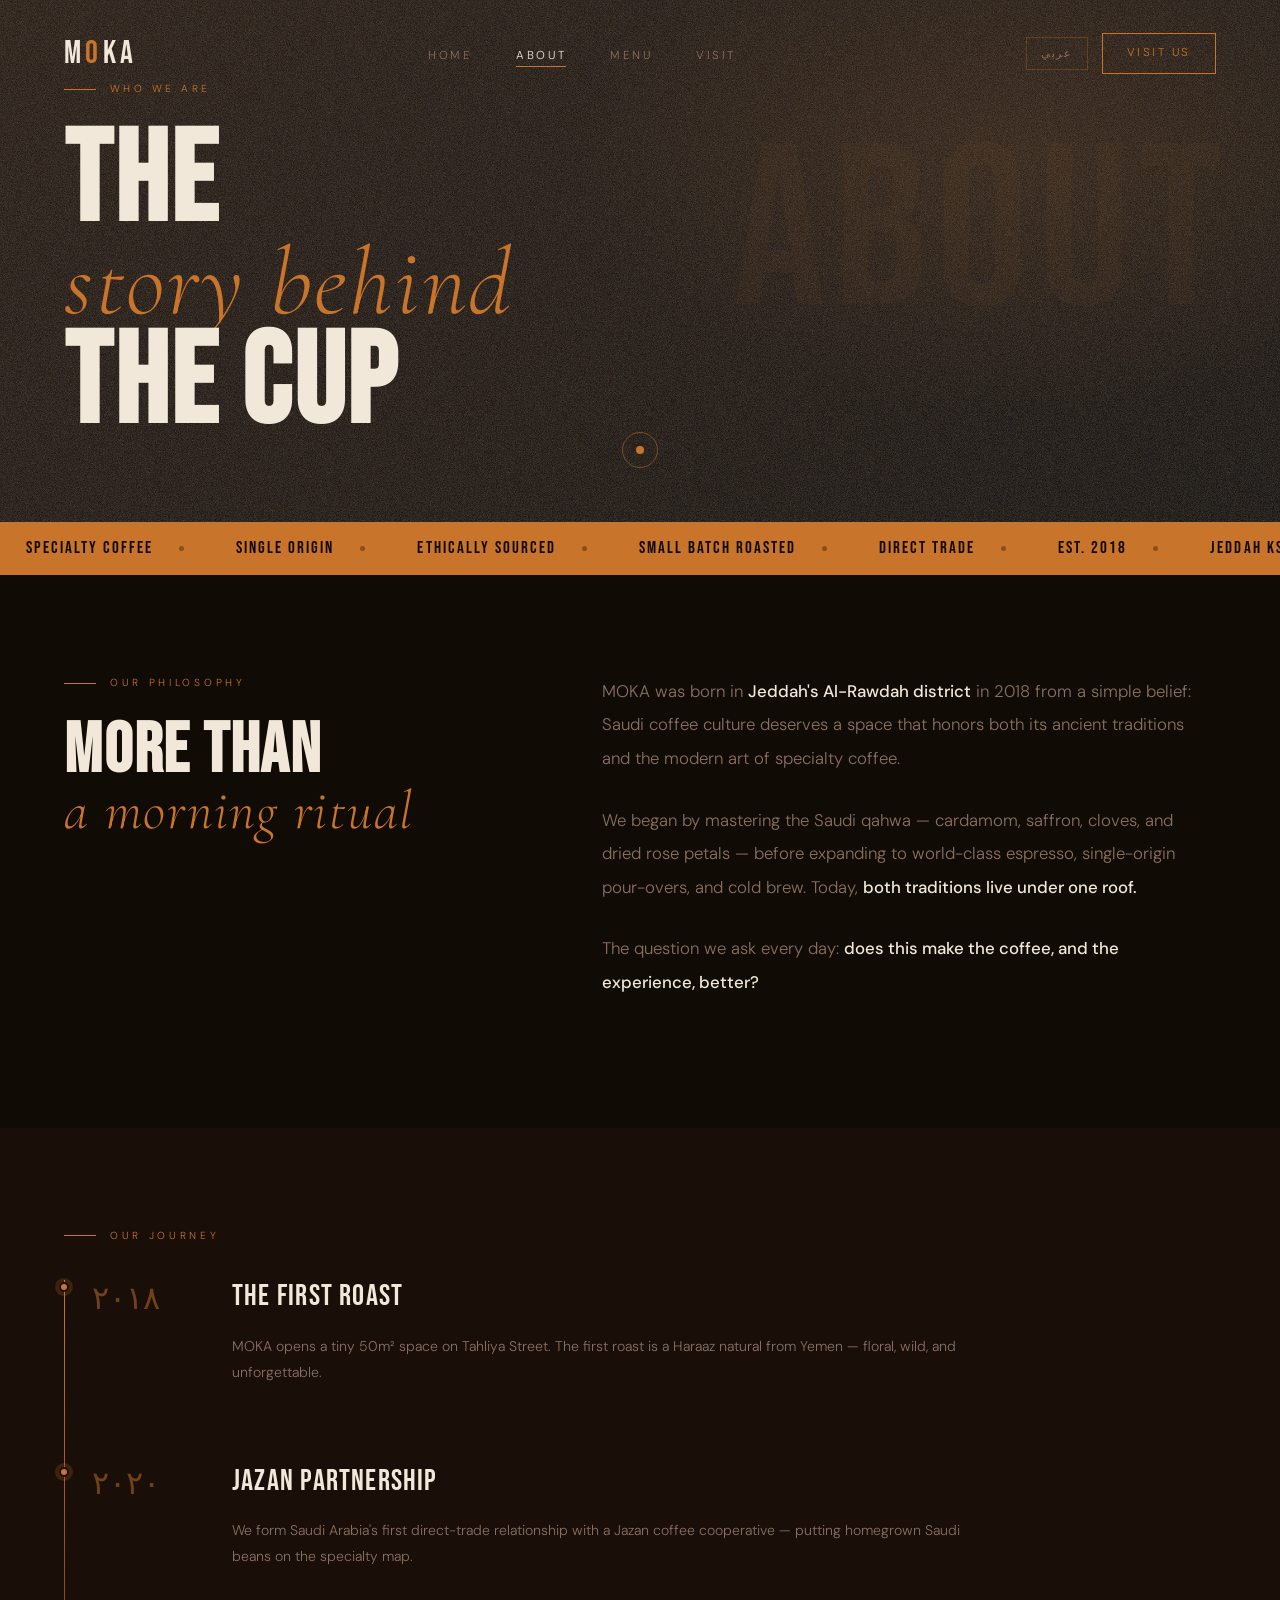
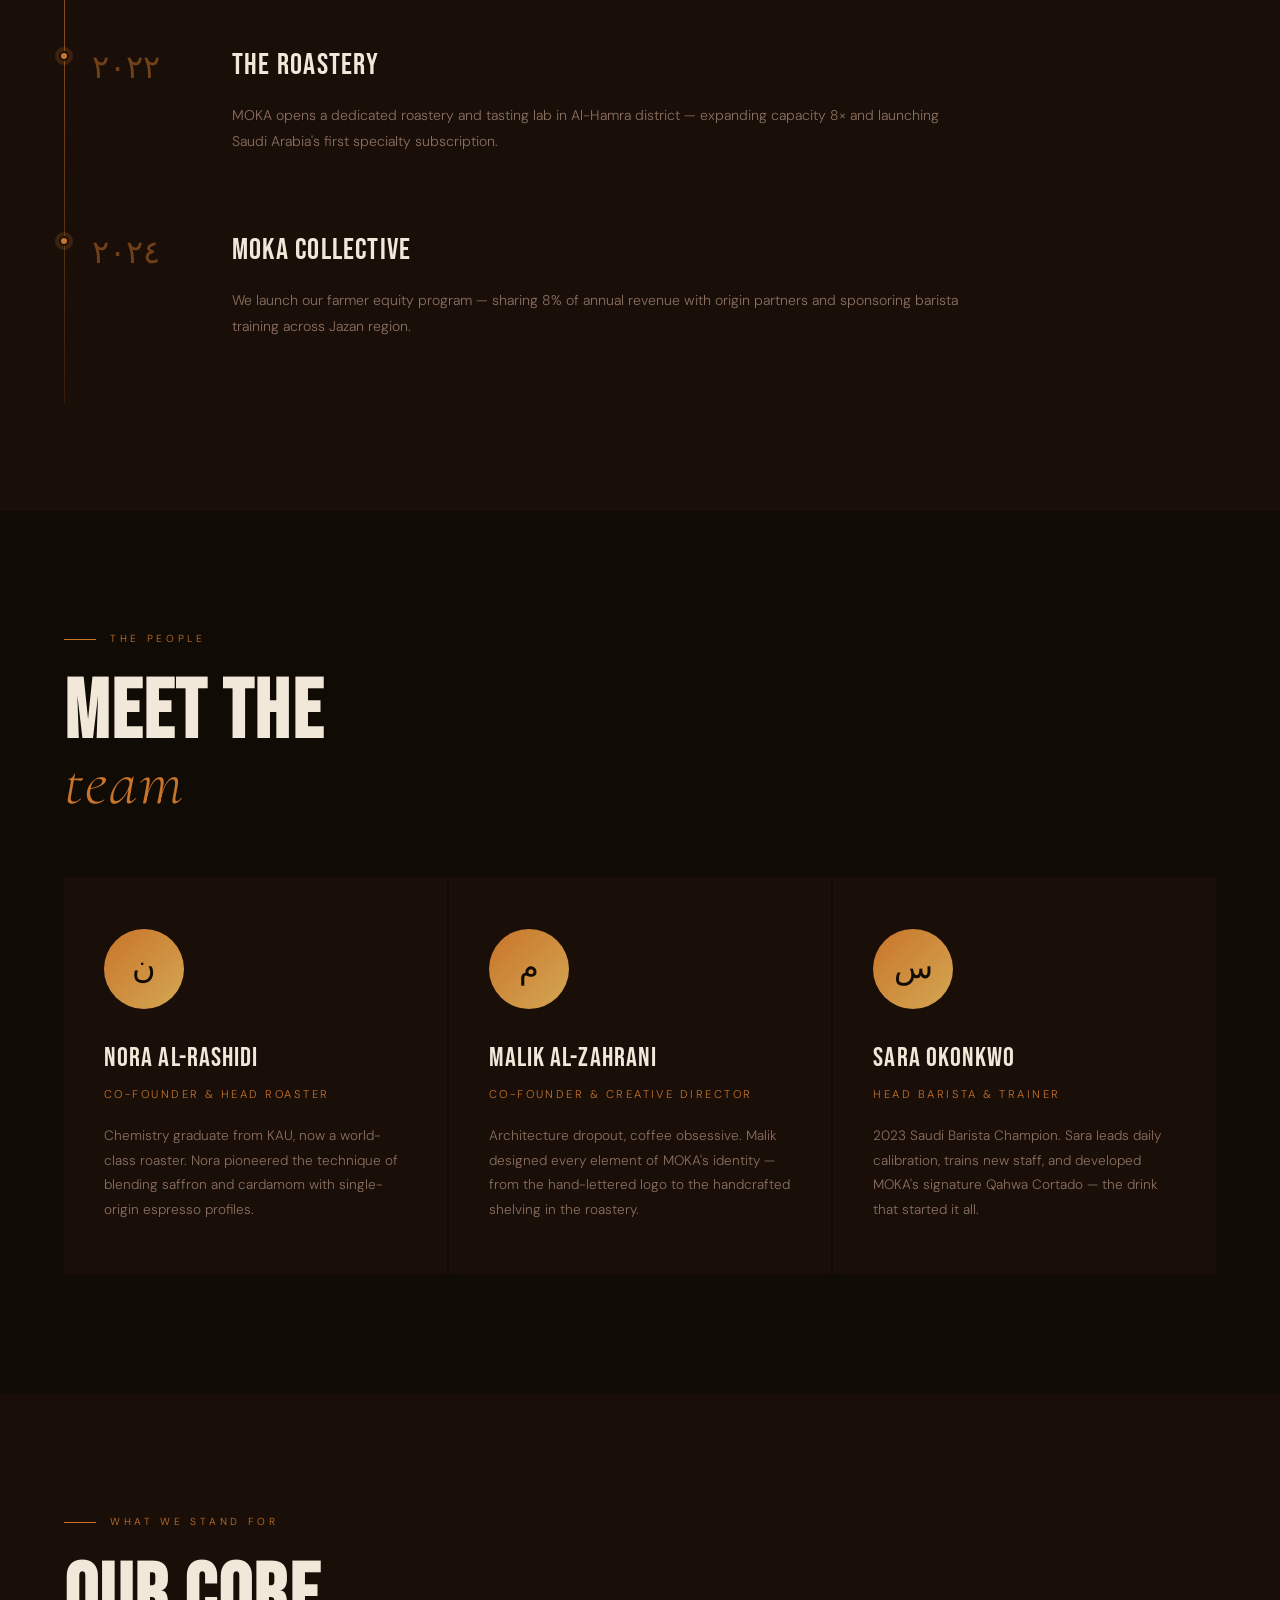
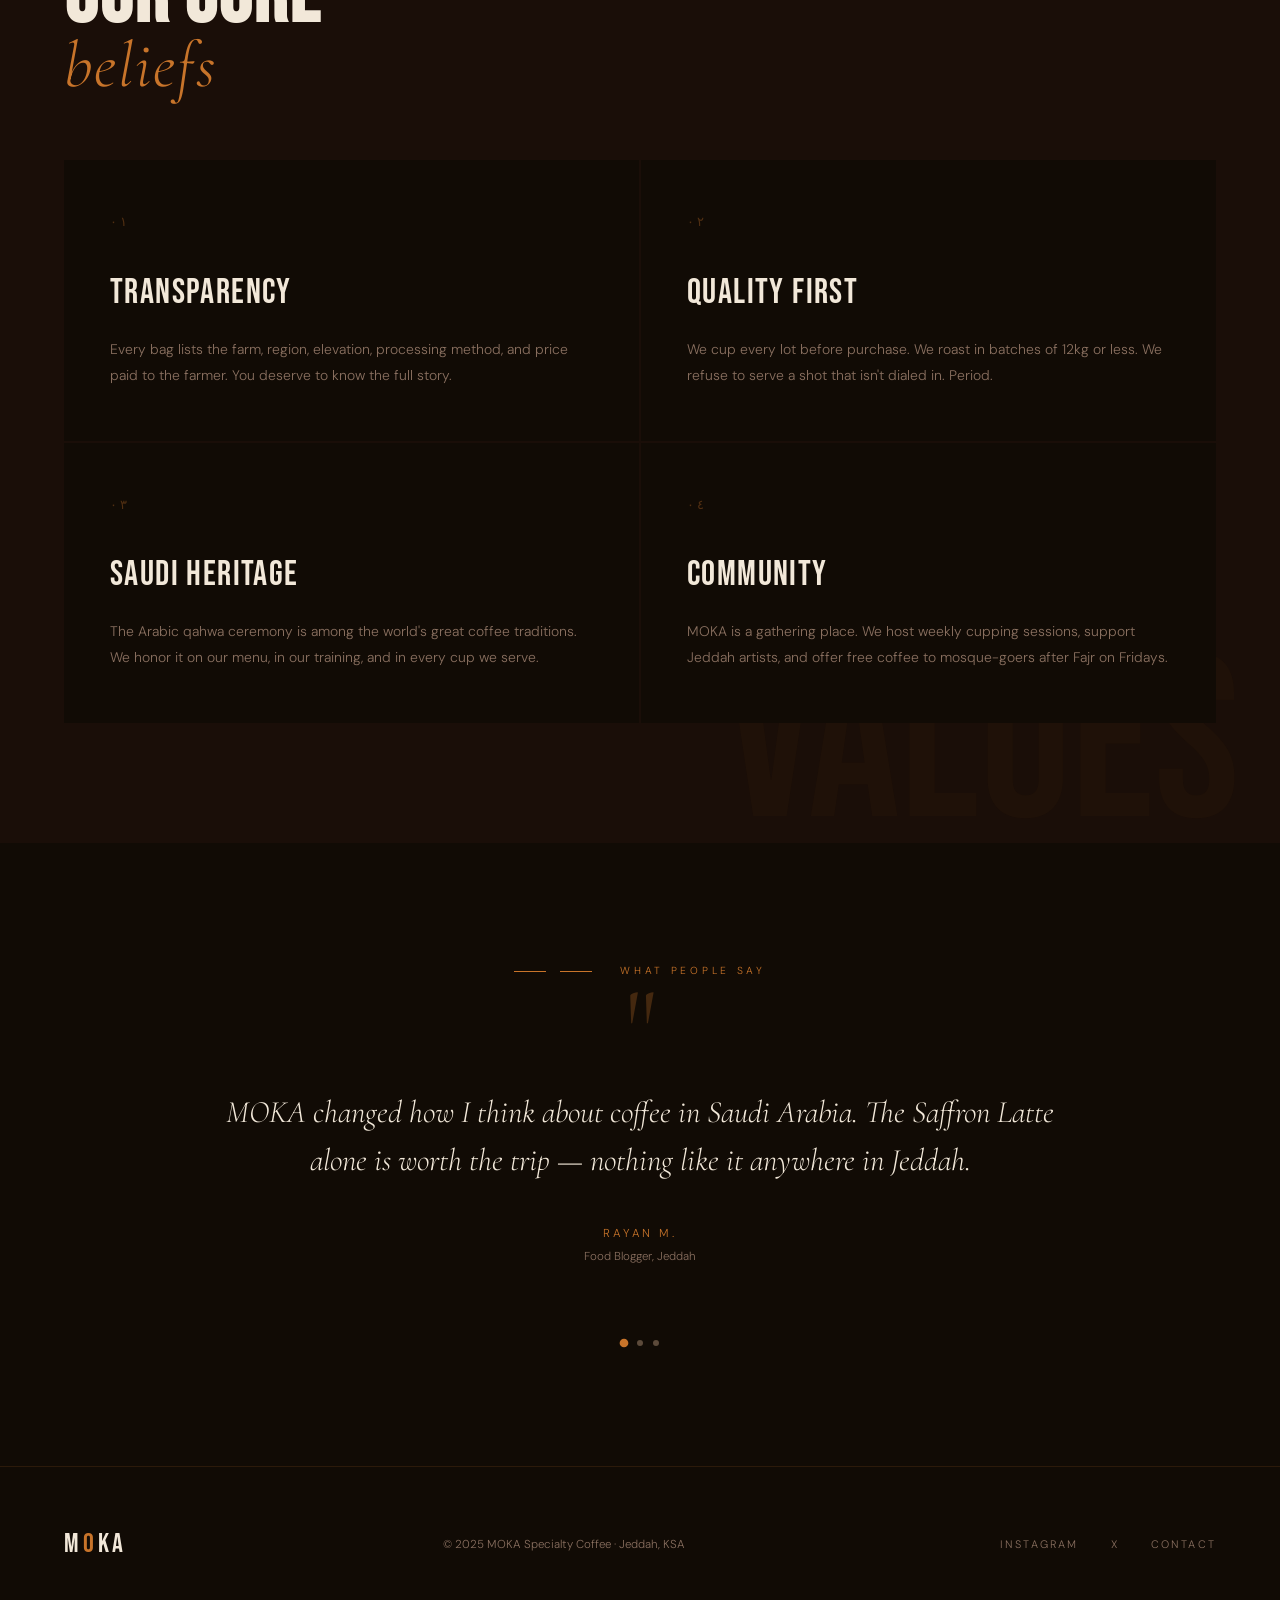
<file: about.html>
<!DOCTYPE html>
<html lang="en" dir="ltr">
<head>
<meta charset="UTF-8"/><meta name="viewport" content="width=device-width,initial-scale=1.0"/>
<title>About — MOKA | قصتنا</title>
<link rel="preconnect" href="https://fonts.googleapis.com"/><link rel="preconnect" href="https://fonts.gstatic.com" crossorigin/>
<link href="https://fonts.googleapis.com/css2?family=Cormorant+Garamond:ital,wght@0,300;0,400;1,300;1,400&family=Bebas+Neue&family=DM+Sans:opsz,wght@9..40,300;9..40,400;9..40,500&family=Cairo:wght@300;400;500;600;700&display=swap" rel="stylesheet"/>
<link rel="stylesheet" href="styles.css"/>
<style>
*,*::before,*::after{box-sizing:border-box;margin:0;padding:0;}
:root{--espresso:#1a0e08;--dark:#110b05;--cream:#f2e8d9;--amber:#c8742a;--gold:#d4a853;--muted:#8a7060;--muted-2:#5c4a3a;--border:rgba(200,116,42,.15);--font-display:'Bebas Neue',sans-serif;--font-serif:'Cormorant Garamond',serif;--font-body:'DM Sans',sans-serif;--font-arabic:'Cairo',sans-serif;--ease-out:cubic-bezier(.23,1,.32,1);}
html{scroll-behavior:smooth;}
body{background:var(--dark);color:var(--cream);font-family:var(--font-body);font-weight:300;line-height:1.6;overflow-x:hidden;cursor:none;}
*,a,button{cursor:none!important;}
[dir="rtl"] body{cursor:auto;font-family:var(--font-arabic);}
[dir="rtl"] *,[dir="rtl"] a,[dir="rtl"] button{cursor:auto!important;}
button{background:none;border:none;font:inherit;}
img,svg{display:block;max-width:100%;}
#cursor{position:fixed;top:0;left:0;z-index:9999;pointer-events:none;}
.cursor__dot{position:fixed;width:8px;height:8px;border-radius:50%;background:var(--amber);transform:translate(-50%,-50%);}
.cursor__ring{position:fixed;width:36px;height:36px;border-radius:50%;border:1px solid rgba(200,116,42,.5);transform:translate(-50%,-50%);transition:width .35s var(--ease-out),height .35s var(--ease-out),border-color .3s;}
.cursor__ring.hover{width:60px;height:60px;border-color:rgba(200,116,42,.9);}
.cursor__ring.click{width:20px;height:20px;}
.navbar{position:fixed;top:0;left:0;right:0;z-index:100;display:flex;align-items:center;justify-content:space-between;padding:28px 64px;transition:background .5s,padding .4s;border-bottom:1px solid transparent;}
.navbar.scrolled{background:rgba(13,8,4,.92);backdrop-filter:blur(16px);padding:18px 64px;border-color:var(--border);}
[dir="rtl"] .navbar{flex-direction:row-reverse;}
.nav-logo{font-family:var(--font-display);font-size:2rem;letter-spacing:.14em;color:var(--cream);text-decoration:none;}
.nav-logo span{color:var(--amber);}
[dir="rtl"] .nav-logo{font-family:var(--font-arabic);letter-spacing:0;font-weight:700;}
.nav-links{display:flex;align-items:center;gap:44px;list-style:none;}
[dir="rtl"] .nav-links{flex-direction:row-reverse;}
.nav-links a{font-size:.72rem;letter-spacing:.22em;text-transform:uppercase;color:var(--muted);text-decoration:none;position:relative;transition:color .3s;}
.nav-links a::after{content:'';position:absolute;bottom:-4px;left:0;width:0;height:1px;background:var(--amber);transition:width .38s var(--ease-out);}
.nav-links a:hover,.nav-links a.active{color:var(--cream);}
.nav-links a:hover::after,.nav-links a.active::after{width:100%;}
[dir="rtl"] .nav-links a{letter-spacing:0;}
.nav-right{display:flex;align-items:center;gap:14px;}
.lang-toggle{font-size:.68rem;letter-spacing:.15em;color:var(--muted);border:1px solid rgba(200,116,42,.3);padding:7px 14px;font-family:var(--font-body);transition:color .3s,border-color .3s;text-transform:uppercase;}
.lang-toggle:hover{color:var(--amber);border-color:var(--amber);}
.nav-cta{font-size:.72rem;letter-spacing:.22em;text-transform:uppercase;color:var(--amber);border:1px solid var(--amber);padding:10px 24px;text-decoration:none;transition:background .3s,color .3s;}
.nav-cta:hover{background:var(--amber);color:var(--dark);}
[dir="rtl"] .nav-cta{letter-spacing:0;}
.nav-burger{display:none;flex-direction:column;justify-content:center;gap:5px;width:36px;height:36px;padding:4px;z-index:110;}
.nav-burger span{display:block;width:24px;height:1.5px;background:var(--cream);transition:transform .35s var(--ease-out),opacity .25s,width .3s;border-radius:1px;}
.nav-burger.open span:nth-child(1){transform:translateY(6.5px) rotate(45deg);}
.nav-burger.open span:nth-child(2){opacity:0;width:0;}
.nav-burger.open span:nth-child(3){transform:translateY(-6.5px) rotate(-45deg);}
.mobile-overlay{position:fixed;inset:0;background:rgba(0,0,0,.7);z-index:150;opacity:0;pointer-events:none;transition:opacity .4s;}
.mobile-overlay.open{opacity:1;pointer-events:all;}
.mobile-nav{position:fixed;top:0;right:-110%;bottom:0;width:min(340px,88vw);background:var(--espresso);z-index:160;display:flex;flex-direction:column;transition:right .45s var(--ease-out);border-left:1px solid var(--border);}
.mobile-nav.open{right:0;}
[dir="rtl"] .mobile-nav{right:auto;left:-110%;border-left:none;border-right:1px solid var(--border);}
[dir="rtl"] .mobile-nav.open{left:0;right:auto;}
.mobile-nav-header{display:flex;align-items:center;justify-content:space-between;padding:28px 32px;border-bottom:1px solid var(--border);}
[dir="rtl"] .mobile-nav-header{flex-direction:row-reverse;}
.mobile-nav-logo{font-family:var(--font-display);font-size:1.6rem;letter-spacing:.14em;color:var(--cream);}
.mobile-nav-logo em{color:var(--amber);font-style:normal;}
[dir="rtl"] .mobile-nav-logo{font-family:var(--font-arabic);letter-spacing:0;font-weight:700;}
.mobile-nav-close{font-size:1rem;color:var(--muted);padding:8px;line-height:1;transition:color .3s;}
.mobile-nav-close:hover{color:var(--cream);}
.mobile-nav-links{list-style:none;padding:28px 32px;display:flex;flex-direction:column;gap:0;flex:1;}
.mobile-nav-links a{display:block;font-family:var(--font-display);font-size:2.2rem;letter-spacing:.04em;color:var(--muted-2);text-decoration:none;padding:14px 0;border-bottom:1px solid rgba(200,116,42,.07);transition:color .3s,padding-left .3s;}
.mobile-nav-links a:hover,.mobile-nav-links a.active{color:var(--cream);}
.mobile-nav-links a.active{color:var(--amber);}
.mobile-nav-links a:hover{padding-left:10px;}
[dir="rtl"] .mobile-nav-links a{font-family:var(--font-arabic);letter-spacing:0;font-size:1.6rem;text-align:right;}
[dir="rtl"] .mobile-nav-links a:hover{padding-left:0;padding-right:10px;}
.mobile-nav-footer{padding:24px 32px;border-top:1px solid var(--border);display:flex;align-items:center;justify-content:space-between;gap:12px;}
[dir="rtl"] .mobile-nav-footer{flex-direction:row-reverse;}
.mobile-nav-cta{font-size:.7rem;letter-spacing:.18em;text-transform:uppercase;color:var(--amber);border:1px solid var(--amber);padding:10px 20px;text-decoration:none;transition:background .3s,color .3s;}
.mobile-nav-cta:hover{background:var(--amber);color:var(--dark);}
[dir="rtl"] .mobile-nav-cta{letter-spacing:0;}
.mobile-lang-btn{font-size:.68rem;letter-spacing:.15em;text-transform:uppercase;color:var(--muted);border:1px solid rgba(200,116,42,.3);padding:8px 14px;transition:color .3s,border-color .3s;}
.mobile-lang-btn:hover{color:var(--amber);border-color:var(--amber);}
.btn-primary{display:inline-flex;align-items:center;justify-content:center;background:var(--amber);color:var(--dark);font-family:var(--font-body);font-size:.74rem;letter-spacing:.22em;text-transform:uppercase;padding:17px 44px;text-decoration:none;font-weight:500;position:relative;overflow:hidden;}
.btn-primary::before{content:'';position:absolute;inset:0;background:var(--gold);transform:translateX(-102%);transition:transform .42s var(--ease-out);}
.btn-primary:hover::before{transform:translateX(0);}
.btn-primary span{position:relative;z-index:1;}
[dir="rtl"] .btn-primary{letter-spacing:0;}
.section-label{display:flex;align-items:center;gap:14px;font-size:.64rem;letter-spacing:.36em;text-transform:uppercase;color:var(--amber);margin-bottom:28px;}
.section-label::before{content:'';flex-shrink:0;width:32px;height:1px;background:var(--amber);}
[dir="rtl"] .section-label{flex-direction:row-reverse;letter-spacing:0;}
[dir="rtl"] .section-label::before{display:none;}
[dir="rtl"] .section-label::after{content:'';flex-shrink:0;width:32px;height:1px;background:var(--amber);}
.section-h2{font-family:var(--font-display);font-size:clamp(3.2rem,6.5vw,5.8rem);line-height:.93;letter-spacing:.025em;color:var(--cream);margin-bottom:28px;}
.section-h2 em{font-family:var(--font-serif);font-style:italic;font-weight:300;color:var(--amber);font-size:.78em;display:block;}
[dir="rtl"] .section-h2{font-family:var(--font-arabic);letter-spacing:0;line-height:1.2;font-weight:700;}
[dir="rtl"] .section-h2 em{font-family:var(--font-arabic);font-style:normal;}
.noise{position:absolute;inset:0;pointer-events:none;opacity:.3;background-image:url("data:image/svg+xml,%3Csvg viewBox='0 0 256 256' xmlns='http://www.w3.org/2000/svg'%3E%3Cfilter id='n'%3E%3CfeTurbulence type='fractalNoise' baseFrequency='.85' numOctaves='4' stitchTiles='stitch'/%3E%3C/filter%3E%3Crect width='100%25' height='100%25' filter='url(%23n)'/%3E%3C/svg%3E");background-size:180px;}
.marquee-wrap{background:var(--amber);padding:13px 0;overflow:hidden;}
.marquee-track{display:flex;width:max-content;animation:marquee 22s linear infinite;}
[dir="rtl"] .marquee-track{animation-direction:reverse;}
.marquee-item{display:flex;align-items:center;gap:26px;padding:0 26px;font-family:var(--font-display);font-size:1.05rem;letter-spacing:.12em;color:var(--dark);white-space:nowrap;}
[dir="rtl"] .marquee-item{font-family:var(--font-arabic);letter-spacing:0;}
.marquee-dot{width:5px;height:5px;border-radius:50%;background:rgba(17,11,5,.35);flex-shrink:0;}
.footer{padding:56px 64px;border-top:1px solid var(--border);display:flex;align-items:center;justify-content:space-between;gap:32px;flex-wrap:wrap;}
[dir="rtl"] .footer{flex-direction:row-reverse;}
.footer-logo{font-family:var(--font-display);font-size:1.7rem;letter-spacing:.14em;color:var(--cream);text-decoration:none;}
.footer-logo span{color:var(--amber);}
[dir="rtl"] .footer-logo{font-family:var(--font-arabic);letter-spacing:0;font-weight:700;}
.footer-copy{font-size:.72rem;color:var(--muted);}
.footer-links{display:flex;gap:32px;}
.footer-links a{font-size:.68rem;letter-spacing:.2em;text-transform:uppercase;color:var(--muted);text-decoration:none;transition:color .3s;}
.footer-links a:hover{color:var(--amber);}
.reveal{opacity:0;transform:translateY(36px);transition:opacity .85s var(--ease-out),transform .85s var(--ease-out);}
.reveal.visible{opacity:1;transform:translateY(0);}
.reveal-delay-1{transition-delay:.12s;}.reveal-delay-2{transition-delay:.24s;}.reveal-delay-3{transition-delay:.38s;}
.ar-only{display:none!important;}
[dir="rtl"] .en-only{display:none!important;}
[dir="rtl"] .ar-only{display:block!important;}
@keyframes fadeUp{to{opacity:1;transform:translateY(0);}}
@keyframes marquee{from{transform:translateX(0);}to{transform:translateX(-50%);}}
@keyframes spin{from{transform:rotate(0);}to{transform:rotate(360deg);}}

/* ── ABOUT PAGE ── */
.page-hero{position:relative;min-height:58vh;display:flex;align-items:flex-end;overflow:hidden;padding:0 64px 80px;}
.page-hero-bg{position:absolute;inset:0;background:radial-gradient(ellipse 60% 80% at 80% 30%,rgba(200,116,42,.12) 0%,transparent 60%),linear-gradient(155deg,#1e1108 0%,#0d0804 100%);}
.page-hero-wm{position:absolute;top:120px;right:48px;font-family:var(--font-display);font-size:clamp(7rem,18vw,16rem);color:rgba(200,116,42,.04);pointer-events:none;user-select:none;letter-spacing:.04em;line-height:1;}
[dir="rtl"] .page-hero-wm{right:auto;left:48px;font-family:var(--font-arabic);}
.page-hero-content{position:relative;z-index:1;}
[dir="rtl"] .page-hero-content{text-align:right;}
.page-hero-tag{font-size:.64rem;letter-spacing:.34em;text-transform:uppercase;color:var(--amber);margin-bottom:28px;display:flex;align-items:center;gap:14px;opacity:0;animation:fadeUp .7s .2s forwards;}
.page-hero-tag::before{content:'';width:32px;height:1px;background:var(--amber);}
[dir="rtl"] .page-hero-tag{flex-direction:row-reverse;letter-spacing:0;}
[dir="rtl"] .page-hero-tag::before{display:none;}
[dir="rtl"] .page-hero-tag::after{content:'';width:32px;height:1px;background:var(--amber);}
.page-hero h1{font-family:var(--font-display);font-size:clamp(4rem,10vw,9rem);line-height:.9;letter-spacing:.02em;color:var(--cream);opacity:0;animation:fadeUp .8s .35s forwards;}
.page-hero h1 em{font-family:var(--font-serif);font-style:italic;font-weight:300;color:var(--amber);font-size:.75em;display:block;}
[dir="rtl"] .page-hero h1{font-family:var(--font-arabic);letter-spacing:0;line-height:1.1;font-weight:700;}
[dir="rtl"] .page-hero h1 em{font-family:var(--font-arabic);font-style:normal;}

.about-intro{padding:100px 64px;display:grid;grid-template-columns:1fr 1.4fr;gap:100px;align-items:start;}
[dir="rtl"] .about-intro{direction:rtl;}
.about-right p{font-size:1.05rem;line-height:2;color:var(--muted);margin-bottom:28px;}
.about-right p:last-child{margin-bottom:0;}
.about-right p strong{color:var(--cream);font-weight:500;}
[dir="rtl"] .about-right p{text-align:right;}

.timeline-section{padding:100px 64px;background:var(--espresso);}
.timeline{position:relative;max-width:900px;}
.timeline::before{content:'';position:absolute;left:0;top:8px;bottom:8px;width:1px;background:linear-gradient(to bottom,var(--amber),rgba(200,116,42,.15));}
[dir="rtl"] .timeline::before{left:auto;right:0;}
.timeline-item{display:grid;grid-template-columns:120px 1fr;gap:48px;align-items:start;padding:0 0 72px;position:relative;}
[dir="rtl"] .timeline-item{grid-template-columns:1fr 120px;direction:rtl;}
.timeline-item::before{content:'';position:absolute;left:-5px;top:10px;width:10px;height:10px;border-radius:50%;background:var(--amber);border:2px solid var(--espresso);box-shadow:0 0 0 4px rgba(200,116,42,.2);}
[dir="rtl"] .timeline-item::before{left:auto;right:-5px;}
.timeline-year{font-family:var(--font-display);font-size:2rem;color:rgba(200,116,42,.5);padding-left:28px;padding-top:2px;}
[dir="rtl"] .timeline-year{font-family:var(--font-arabic);padding-left:0;padding-right:28px;text-align:right;}
.timeline-title{font-family:var(--font-display);font-size:1.9rem;letter-spacing:.04em;color:var(--cream);margin-bottom:12px;}
[dir="rtl"] .timeline-title{font-family:var(--font-arabic);letter-spacing:0;text-align:right;}
.timeline-text{font-size:.88rem;line-height:1.85;color:var(--muted);}
[dir="rtl"] .timeline-text{text-align:right;}

.team-section{padding:120px 64px;}
.team-grid{display:grid;grid-template-columns:repeat(3,1fr);gap:2px;margin-top:64px;}
.team-card{background:var(--espresso);padding:52px 40px;transition:background .4s;}
.team-card:hover{background:#180e07;}
[dir="rtl"] .team-card{text-align:right;}
.team-avatar{width:80px;height:80px;border-radius:50%;background:linear-gradient(135deg,var(--amber),var(--gold));display:flex;align-items:center;justify-content:center;font-family:var(--font-display);font-size:2rem;color:var(--dark);margin-bottom:28px;}
[dir="rtl"] .team-avatar{margin-left:auto;}
.team-name{font-family:var(--font-display);font-size:1.7rem;letter-spacing:.04em;color:var(--cream);margin-bottom:6px;}
[dir="rtl"] .team-name{font-family:var(--font-arabic);letter-spacing:0;}
.team-role{font-size:.7rem;letter-spacing:.22em;text-transform:uppercase;color:var(--amber);margin-bottom:20px;}
[dir="rtl"] .team-role{letter-spacing:0;}
.team-bio{font-size:.85rem;line-height:1.8;color:var(--muted);}

.values-section{padding:120px 64px;background:var(--espresso);position:relative;overflow:hidden;}
.values-wm{position:absolute;bottom:-20px;right:40px;font-family:var(--font-display);font-size:clamp(8rem,18vw,16rem);color:rgba(200,116,42,.03);line-height:1;pointer-events:none;}
[dir="rtl"] .values-wm{right:auto;left:40px;font-family:var(--font-arabic);}
.values-grid{display:grid;grid-template-columns:repeat(2,1fr);gap:2px;margin-top:64px;}
.value-card{background:var(--dark);padding:52px 44px;border-left:2px solid transparent;transition:border-color .4s,background .4s;}
.value-card:hover{border-color:var(--amber);background:#140c06;}
[dir="rtl"] .value-card{border-left:none;border-right:2px solid transparent;text-align:right;}
[dir="rtl"] .value-card:hover{border-color:var(--amber);}
.value-num{font-family:var(--font-display);font-size:.8rem;letter-spacing:.22em;color:rgba(200,116,42,.35);margin-bottom:32px;}
[dir="rtl"] .value-num{font-family:var(--font-arabic);letter-spacing:0;}
.value-title{font-family:var(--font-display);font-size:2.2rem;letter-spacing:.04em;color:var(--cream);margin-bottom:16px;}
[dir="rtl"] .value-title{font-family:var(--font-arabic);letter-spacing:0;}
.value-text{font-size:.87rem;line-height:1.85;color:var(--muted);}

.testimonials-section{padding:120px 64px;}
.testimonials-inner{max-width:860px;margin:0 auto;text-align:center;}
.quote-mark{font-family:var(--font-serif);font-size:7rem;color:var(--amber);line-height:.4;opacity:.28;margin-bottom:36px;display:block;}
.testimonials-track{position:relative;min-height:200px;}
.testimonial{position:absolute;inset:0;opacity:0;transform:translateY(16px);transition:opacity .55s,transform .55s;}
.testimonial.active{opacity:1;transform:translateY(0);position:relative;}
.testimonial-text{font-family:var(--font-serif);font-style:italic;font-size:clamp(1.35rem,2.8vw,1.95rem);line-height:1.55;color:var(--cream);margin-bottom:40px;}
[dir="rtl"] .testimonial-text{font-family:var(--font-arabic);font-style:normal;}
.testimonial-author{font-size:.72rem;letter-spacing:.25em;text-transform:uppercase;color:var(--amber);}
.testimonial-role{font-size:.72rem;color:var(--muted);margin-top:5px;}
.testimonial-dots{display:flex;justify-content:center;gap:10px;margin-top:52px;}
.t-dot{width:6px;height:6px;border-radius:50%;background:var(--muted-2);padding:0;transition:background .3s,transform .3s;}
.t-dot.active{background:var(--amber);transform:scale(1.45);}

@media(max-width:960px){
  .navbar,.navbar.scrolled{padding:20px 24px;} .nav-links,.nav-cta,.lang-toggle{display:none;} .nav-burger{display:flex;}
  .page-hero{padding:0 28px 60px;} .page-hero-wm{display:none;}
  .about-intro{grid-template-columns:1fr;padding:64px 28px;gap:48px;}
  .timeline-section{padding:64px 28px;} .timeline-item{grid-template-columns:80px 1fr;gap:24px;}
  [dir="rtl"] .timeline-item{grid-template-columns:1fr 80px;}
  .team-section{padding:64px 28px;} .team-grid{grid-template-columns:1fr;}
  .values-section{padding:64px 28px;} .values-grid{grid-template-columns:1fr;}
  .testimonials-section{padding:64px 28px;}
  .footer{padding:40px 28px;flex-direction:column;align-items:flex-start;}
  [dir="rtl"] .footer{align-items:flex-end;}
}
</style>
</head>
<body>
<div id="cursor"><div class="cursor__dot"></div><div class="cursor__ring"></div></div>
<div class="mobile-overlay" id="mobile-overlay"></div>
<div class="mobile-nav" id="mobile-nav">
  <div class="mobile-nav-header"><span class="mobile-nav-logo">M<em>O</em>KA</span><button class="mobile-nav-close" id="mobile-close">✕</button></div>
  <ul class="mobile-nav-links">
    <li><a href="index.html"><span data-en="Home" data-ar="الرئيسية">Home</span></a></li>
    <li><a href="about.html" class="active"><span data-en="About" data-ar="قصتنا">About</span></a></li>
    <li><a href="menu.html"><span data-en="Menu" data-ar="القائمة">Menu</span></a></li>
    <li><a href="contact.html"><span data-en="Visit" data-ar="زيارتنا">Visit</span></a></li>
  </ul>
  <div class="mobile-nav-footer"><a href="contact.html" class="mobile-nav-cta"><span data-en="Visit Us" data-ar="زورونا">Visit Us</span></a><button class="mobile-lang-btn">عربي</button></div>
</div>
<nav class="navbar">
  <a href="index.html" class="nav-logo">M<span>O</span>KA</a>
  <ul class="nav-links">
    <li><a href="index.html"><span data-en="Home" data-ar="الرئيسية">Home</span></a></li>
    <li><a href="about.html" class="active"><span data-en="About" data-ar="قصتنا">About</span></a></li>
    <li><a href="menu.html"><span data-en="Menu" data-ar="القائمة">Menu</span></a></li>
    <li><a href="contact.html"><span data-en="Visit" data-ar="زيارتنا">Visit</span></a></li>
  </ul>
  <div class="nav-right"><button class="lang-toggle">عربي</button><a href="contact.html" class="nav-cta"><span data-en="Visit Us" data-ar="زورونا">Visit Us</span></a><button class="nav-burger" id="nav-burger" aria-label="Menu"><span></span><span></span><span></span></button></div>
</nav>

<section class="page-hero">
  <div class="page-hero-bg"></div><div class="noise"></div>
  <div class="page-hero-wm"><span data-en="ABOUT" data-ar="قصتنا">ABOUT</span></div>
  <div class="page-hero-content">
    <div class="page-hero-tag"><span data-en="Who We Are" data-ar="من نحن">Who We Are</span></div>
    <h1><span data-en="THE" data-ar="قصة">THE</span><br><em><span data-en="story behind" data-ar="خلف">story behind</span></em><span data-en="THE CUP" data-ar="الفنجان">THE CUP</span></h1>
  </div>
</section>

<div class="marquee-wrap"><div class="marquee-track" id="marquee-track"></div></div>

<!-- INTRO -->
<section class="about-intro">
  <div>
    <div class="section-label reveal"><span data-en="Our Philosophy" data-ar="فلسفتنا">Our Philosophy</span></div>
    <h2 class="section-h2 reveal reveal-delay-1" style="font-size:clamp(3rem,5.5vw,5rem);">
      <span data-en="MORE THAN" data-ar="أكثر من">MORE THAN</span><br><em><span data-en="a morning ritual" data-ar="طقس صباحي">a morning ritual</span></em>
    </h2>
  </div>
  <div class="about-right reveal reveal-delay-2">
    <p class="en-only">MOKA was born in <strong>Jeddah's Al-Rawdah district</strong> in 2018 from a simple belief: Saudi coffee culture deserves a space that honors both its ancient traditions and the modern art of specialty coffee.</p>
    <p class="ar-only" style="display:none">وُلدت موكا في <strong>حي الروضة بجدة</strong> عام ٢٠١٨ من إيمان بسيط: تستحق ثقافة القهوة السعودية مكاناً يُكرّم تراثها العريق وفن القهوة المتخصصة الحديث في آنٍ واحد.</p>
    <p class="en-only">We began by mastering the Saudi qahwa — cardamom, saffron, cloves, and dried rose petals — before expanding to world-class espresso, single-origin pour-overs, and cold brew. Today, <strong>both traditions live under one roof.</strong></p>
    <p class="ar-only" style="display:none">بدأنا بإتقان القهوة السعودية — الهيل والزعفران والقرنفل وبتلات الورد المجففة — ثم توسعنا لاستيعاب الإسبريسو العالمي. اليوم، <strong>يسكن التراثان تحت سقف واحد.</strong></p>
    <p class="en-only">The question we ask every day: <strong>does this make the coffee, and the experience, better?</strong></p>
    <p class="ar-only" style="display:none">السؤال الذي نطرحه كل يوم: <strong>هل هذا يجعل القهوة والتجربة أفضل؟</strong></p>
  </div>
</section>

<!-- TIMELINE -->
<section class="timeline-section">
  <div class="section-label reveal"><span data-en="Our Journey" data-ar="مسيرتنا">Our Journey</span></div>
  <div class="timeline">
    <div class="timeline-item reveal">
      <div class="timeline-year">٢٠١٨</div>
      <div><div class="timeline-title"><span data-en="THE FIRST ROAST" data-ar="أول تحميص">THE FIRST ROAST</span></div><p class="timeline-text en-only">MOKA opens a tiny 50m² space on Tahliya Street. The first roast is a Haraaz natural from Yemen — floral, wild, and unforgettable.</p><p class="timeline-text ar-only" style="display:none">تفتح موكا مساحة صغيرة ٥٠م² في شارع التحلية. أول تحميص يمني حراز طبيعي — زهري، بري، لا يُنسى.</p></div>
    </div>
    <div class="timeline-item reveal reveal-delay-1">
      <div class="timeline-year">٢٠٢٠</div>
      <div><div class="timeline-title"><span data-en="JAZAN PARTNERSHIP" data-ar="شراكة جازان">JAZAN PARTNERSHIP</span></div><p class="timeline-text en-only">We form Saudi Arabia's first direct-trade relationship with a Jazan coffee cooperative — putting homegrown Saudi beans on the specialty map.</p><p class="timeline-text ar-only" style="display:none">نُقيم أول علاقة تجارة مباشرة في المملكة مع تعاونية قهوة جازان — نضع البن السعودي على خريطة القهوة المتخصصة العالمية.</p></div>
    </div>
    <div class="timeline-item reveal reveal-delay-2">
      <div class="timeline-year">٢٠٢٢</div>
      <div><div class="timeline-title"><span data-en="THE ROASTERY" data-ar="المحمصة">THE ROASTERY</span></div><p class="timeline-text en-only">MOKA opens a dedicated roastery and tasting lab in Al-Hamra district — expanding capacity 8× and launching Saudi Arabia's first specialty subscription.</p><p class="timeline-text ar-only" style="display:none">تفتح موكا محمصة ومختبر تذوق مخصص في حي الحمراء — تضاعف الطاقة ٨ مرات وتطلق أول اشتراك قهوة متخصصة في المملكة.</p></div>
    </div>
    <div class="timeline-item reveal reveal-delay-3">
      <div class="timeline-year">٢٠٢٤</div>
      <div><div class="timeline-title"><span data-en="MOKA COLLECTIVE" data-ar="مجتمع موكا">MOKA COLLECTIVE</span></div><p class="timeline-text en-only">We launch our farmer equity program — sharing 8% of annual revenue with origin partners and sponsoring barista training across Jazan region.</p><p class="timeline-text ar-only" style="display:none">نطلق برنامج الشراكة مع المزارعين — نشارك ٨٪ من الإيرادات السنوية مع الشركاء وندعم تدريب الباريستا في منطقة جازان.</p></div>
    </div>
  </div>
</section>

<!-- TEAM -->
<section class="team-section">
  <div class="section-label reveal"><span data-en="The People" data-ar="الفريق">The People</span></div>
  <h2 class="section-h2 reveal reveal-delay-1"><span data-en="MEET THE" data-ar="تعرف على">MEET THE</span><br><em><span data-en="team" data-ar="الفريق">team</span></em></h2>
  <div class="team-grid">
    <div class="team-card reveal"><div class="team-avatar">ن</div><div class="team-name"><span data-en="NORA AL-RASHIDI" data-ar="نورة الراشدي">NORA AL-RASHIDI</span></div><div class="team-role"><span data-en="Co-Founder & Head Roaster" data-ar="مؤسسة مشاركة وكبيرة المحمصين">Co-Founder & Head Roaster</span></div><p class="team-bio en-only">Chemistry graduate from KAU, now a world-class roaster. Nora pioneered the technique of blending saffron and cardamom with single-origin espresso profiles.</p><p class="team-bio ar-only" style="display:none">خريجة كيمياء من جامعة الملك عبدالعزيز، أصبحت محمصة عالمية المستوى. نورة رائدة تقنية دمج الزعفران والهيل مع ملفات الإسبريسو أحادي المصدر.</p></div>
    <div class="team-card reveal reveal-delay-1"><div class="team-avatar">م</div><div class="team-name"><span data-en="MALIK AL-ZAHRANI" data-ar="مالك الزهراني">MALIK AL-ZAHRANI</span></div><div class="team-role"><span data-en="Co-Founder & Creative Director" data-ar="مؤسس مشارك ومدير إبداعي">Co-Founder & Creative Director</span></div><p class="team-bio en-only">Architecture dropout, coffee obsessive. Malik designed every element of MOKA's identity — from the hand-lettered logo to the handcrafted shelving in the roastery.</p><p class="team-bio ar-only" style="display:none">ترك الهندسة المعمارية وتفرغ للقهوة. صمّم مالك كل عناصر هوية موكا — من الشعار المكتوب يدوياً إلى الرفوف المصنوعة في المحمصة.</p></div>
    <div class="team-card reveal reveal-delay-2"><div class="team-avatar">س</div><div class="team-name"><span data-en="SARA OKONKWO" data-ar="سارة أوكونكوو">SARA OKONKWO</span></div><div class="team-role"><span data-en="Head Barista & Trainer" data-ar="كبيرة الباريستا والمدربة">Head Barista & Trainer</span></div><p class="team-bio en-only">2023 Saudi Barista Champion. Sara leads daily calibration, trains new staff, and developed MOKA's signature Qahwa Cortado — the drink that started it all.</p><p class="team-bio ar-only" style="display:none">بطلة الباريستا السعودية ٢٠٢٣. تقود سارة الضبط اليومي، تدرّب الموظفين الجدد، وابتكرت كورتادو القهوة العربية الشهير.</p></div>
  </div>
</section>

<!-- VALUES -->
<section class="values-section">
  <div class="values-wm"><span data-en="VALUES" data-ar="قيمنا">VALUES</span></div>
  <div class="section-label reveal"><span data-en="What We Stand For" data-ar="ما نؤمن به">What We Stand For</span></div>
  <h2 class="section-h2 reveal reveal-delay-1"><span data-en="OUR CORE" data-ar="قيمنا">OUR CORE</span><br><em><span data-en="beliefs" data-ar="الأساسية">beliefs</span></em></h2>
  <div class="values-grid">
    <div class="value-card reveal"><div class="value-num">٠١</div><div class="value-title"><span data-en="TRANSPARENCY" data-ar="الشفافية">TRANSPARENCY</span></div><p class="value-text en-only">Every bag lists the farm, region, elevation, processing method, and price paid to the farmer. You deserve to know the full story.</p><p class="value-text ar-only" style="display:none">كل كيس يذكر المزرعة والمنطقة والارتفاع وطريقة المعالجة والسعر المدفوع للمزارع. تستحق أن تعرف القصة كاملة.</p></div>
    <div class="value-card reveal reveal-delay-1"><div class="value-num">٠٢</div><div class="value-title"><span data-en="QUALITY FIRST" data-ar="الجودة أولاً">QUALITY FIRST</span></div><p class="value-text en-only">We cup every lot before purchase. We roast in batches of 12kg or less. We refuse to serve a shot that isn't dialed in. Period.</p><p class="value-text ar-only" style="display:none">نتذوق كل دفعة قبل الشراء. نحمّص بكميات ١٢ كيلو أو أقل. نرفض تقديم شوت لم يُضبط بدقة. نقطة.</p></div>
    <div class="value-card reveal reveal-delay-2"><div class="value-num">٠٣</div><div class="value-title"><span data-en="SAUDI HERITAGE" data-ar="التراث السعودي">SAUDI HERITAGE</span></div><p class="value-text en-only">The Arabic qahwa ceremony is among the world's great coffee traditions. We honor it on our menu, in our training, and in every cup we serve.</p><p class="value-text ar-only" style="display:none">طقس القهوة العربية من أعظم تقاليد القهوة في العالم. نُكرّمه في قائمتنا وتدريبنا وكل كوب نقدمه.</p></div>
    <div class="value-card reveal reveal-delay-3"><div class="value-num">٠٤</div><div class="value-title"><span data-en="COMMUNITY" data-ar="المجتمع">COMMUNITY</span></div><p class="value-text en-only">MOKA is a gathering place. We host weekly cupping sessions, support Jeddah artists, and offer free coffee to mosque-goers after Fajr on Fridays.</p><p class="value-text ar-only" style="display:none">موكا مكان للتجمع. نستضيف جلسات تذوق أسبوعية، ندعم فناني جدة، ونقدم قهوة مجانية لمصلي الفجر كل جمعة.</p></div>
  </div>
</section>

<!-- TESTIMONIALS -->
<section class="testimonials-section">
  <div class="testimonials-inner">
    <div class="section-label reveal" style="justify-content:center;"><span style="width:32px;height:1px;background:var(--amber);display:inline-block;margin-inline-end:14px;vertical-align:middle;"></span><span data-en="What People Say" data-ar="ماذا يقولون">What People Say</span></div>
    <span class="quote-mark">"</span>
    <div class="testimonials-track">
      <div class="testimonial active"><p class="testimonial-text en-only">MOKA changed how I think about coffee in Saudi Arabia. The Saffron Latte alone is worth the trip — nothing like it anywhere in Jeddah.</p><p class="testimonial-text ar-only" style="display:none">غيّرت موكا نظرتي للقهوة في المملكة. لاتيه الزعفران وحده يستحق الزيارة — لا مثيل له في جدة.</p><div class="testimonial-author"><span data-en="Rayan M." data-ar="ريان م.">Rayan M.</span></div><div class="testimonial-role"><span data-en="Food Blogger, Jeddah" data-ar="مدوّن طعام، جدة">Food Blogger, Jeddah</span></div></div>
      <div class="testimonial"><p class="testimonial-text en-only">Finally a place that treats qahwa with the same seriousness as espresso. The Qahwa Cortado is a masterpiece of east meets west.</p><p class="testimonial-text ar-only" style="display:none">أخيراً مكان يعامل القهوة العربية بنفس جدية الإسبريسو. كورتادو القهوة العربية تحفة فنية تجمع الشرق بالغرب.</p><div class="testimonial-author"><span data-en="Lina A." data-ar="لينا أ.">Lina A.</span></div><div class="testimonial-role"><span data-en="Regular since 2019" data-ar="زبونة منذ ٢٠١٩">Regular since 2019</span></div></div>
      <div class="testimonial"><p class="testimonial-text en-only">The camel milk latte sounds like a gimmick but it's genuinely extraordinary. Smoother than anything I've had in Milan or Tokyo.</p><p class="testimonial-text ar-only" style="display:none">لاتيه حليب الإبل يبدو للوهلة الأولى ترفيهاً، لكنه استثنائي حقاً. أملس من أي شيء تذوقته في ميلانو أو طوكيو.</p><div class="testimonial-author"><span data-en="Ahmed K." data-ar="أحمد ك.">Ahmed K.</span></div><div class="testimonial-role"><span data-en="Coffee Competitor, KSA" data-ar="منافس قهوة، المملكة">Coffee Competitor, KSA</span></div></div>
    </div>
    <div class="testimonial-dots"><button class="t-dot active" data-i="0"></button><button class="t-dot" data-i="1"></button><button class="t-dot" data-i="2"></button></div>
  </div>
</section>

<footer class="footer">
  <a href="index.html" class="footer-logo">M<span>O</span>KA</a>
  <div class="footer-copy"><span data-en="© 2025 MOKA Specialty Coffee · Jeddah, KSA" data-ar="© 2025 موكا للقهوة المتخصصة · جدة، المملكة العربية السعودية">© 2025 MOKA Specialty Coffee · Jeddah, KSA</span></div>
  <div class="footer-links"><a href="#">Instagram</a><a href="#">X</a><a href="contact.html"><span data-en="Contact" data-ar="تواصل">Contact</span></a></div>
</footer>

<script>
const IS_TOUCH='ontouchstart'in window||navigator.maxTouchPoints>0;
const MARQUEE_EN=['Specialty Coffee','Single Origin','Ethically Sourced','Small Batch Roasted','Direct Trade','Est. 2018','Jeddah KSA'];
const MARQUEE_AR=['قهوة متخصصة','مصدر مباشر','تجارة عادلة','تحميص صغير','جدة، المملكة','منذ ٢٠١٨','موكا ☕'];
if(!IS_TOUCH){const dot=document.querySelector('.cursor__dot'),ring=document.querySelector('.cursor__ring');let mx=window.innerWidth/2,my=window.innerHeight/2,rx=mx,ry=my;dot.style.left=mx+'px';dot.style.top=my+'px';ring.style.left=rx+'px';ring.style.top=ry+'px';document.addEventListener('mousemove',e=>{mx=e.clientX;my=e.clientY;dot.style.left=mx+'px';dot.style.top=my+'px';});document.addEventListener('mousedown',()=>ring.classList.add('click'));document.addEventListener('mouseup',()=>ring.classList.remove('click'));(function tick(){rx+=(mx-rx)*.11;ry+=(my-ry)*.11;ring.style.left=rx+'px';ring.style.top=ry+'px';requestAnimationFrame(tick);})();document.querySelectorAll('a,button,.team-card,.value-card').forEach(el=>{el.addEventListener('mouseenter',()=>ring.classList.add('hover'));el.addEventListener('mouseleave',()=>ring.classList.remove('hover'));});}else{document.getElementById('cursor').style.display='none';}
(function(){const nav=document.querySelector('.navbar');const u=()=>nav.classList.toggle('scrolled',window.scrollY>60);window.addEventListener('scroll',u,{passive:true});u();})();
(function(){const burger=document.getElementById('nav-burger'),mNav=document.getElementById('mobile-nav'),overlay=document.getElementById('mobile-overlay'),close=document.getElementById('mobile-close');const open=()=>{burger.classList.add('open');mNav.classList.add('open');overlay.classList.add('open');document.body.style.overflow='hidden';};const shut=()=>{burger.classList.remove('open');mNav.classList.remove('open');overlay.classList.remove('open');document.body.style.overflow='';};burger.addEventListener('click',open);close.addEventListener('click',shut);overlay.addEventListener('click',shut);document.querySelectorAll('.mobile-nav-links a').forEach(a=>a.addEventListener('click',shut));})();
function buildMarquee(words){const track=document.getElementById('marquee-track');track.innerHTML='';for(let i=0;i<5;i++)words.forEach(w=>{const el=document.createElement('div');el.className='marquee-item';el.innerHTML=w+'<span class="marquee-dot"></span>';track.appendChild(el);});}
buildMarquee(MARQUEE_EN);
(function(){const els=document.querySelectorAll('.reveal');const io=new IntersectionObserver(entries=>{entries.forEach(e=>{if(e.isIntersecting){e.target.classList.add('visible');io.unobserve(e.target);}});},{threshold:0.08});els.forEach(el=>io.observe(el));})();
(function(){const slides=document.querySelectorAll('.testimonial'),dots=document.querySelectorAll('.t-dot');let cur=0;const goTo=i=>{slides[cur].classList.remove('active');dots[cur]?.classList.remove('active');cur=(i+slides.length)%slides.length;slides[cur].classList.add('active');dots[cur]?.classList.add('active');};let t=setInterval(()=>goTo(cur+1),5000);dots.forEach(d=>d.addEventListener('click',()=>{clearInterval(t);goTo(+d.dataset.i);t=setInterval(()=>goTo(cur+1),5000);}));})();
function switchLang(lang){document.documentElement.lang=lang;document.documentElement.dir=lang==='ar'?'rtl':'ltr';document.querySelectorAll('[data-en][data-ar]').forEach(el=>{el.textContent=lang==='ar'?el.dataset.ar:el.dataset.en;});document.querySelectorAll('.lang-toggle,.mobile-lang-btn').forEach(btn=>{btn.textContent=lang==='ar'?'EN':'عربي';});document.querySelectorAll('.en-only').forEach(el=>{el.style.display=lang==='ar'?'none':'';});document.querySelectorAll('.ar-only').forEach(el=>{el.style.display=lang==='ar'?'block':'none';});buildMarquee(lang==='ar'?MARQUEE_AR:MARQUEE_EN);const cursor=document.getElementById('cursor');if(cursor)cursor.style.display=(lang==='ar'||IS_TOUCH)?'none':'';document.body.style.cursor=(lang==='ar'||IS_TOUCH)?'auto':'none';localStorage.setItem('moka-lang',lang);}
document.querySelectorAll('.lang-toggle,.mobile-lang-btn').forEach(btn=>{btn.addEventListener('click',()=>switchLang(document.documentElement.lang==='ar'?'en':'ar'));});
const saved=localStorage.getItem('moka-lang');if(saved==='ar')switchLang('ar');
</script>
</body>
</html>
</file>
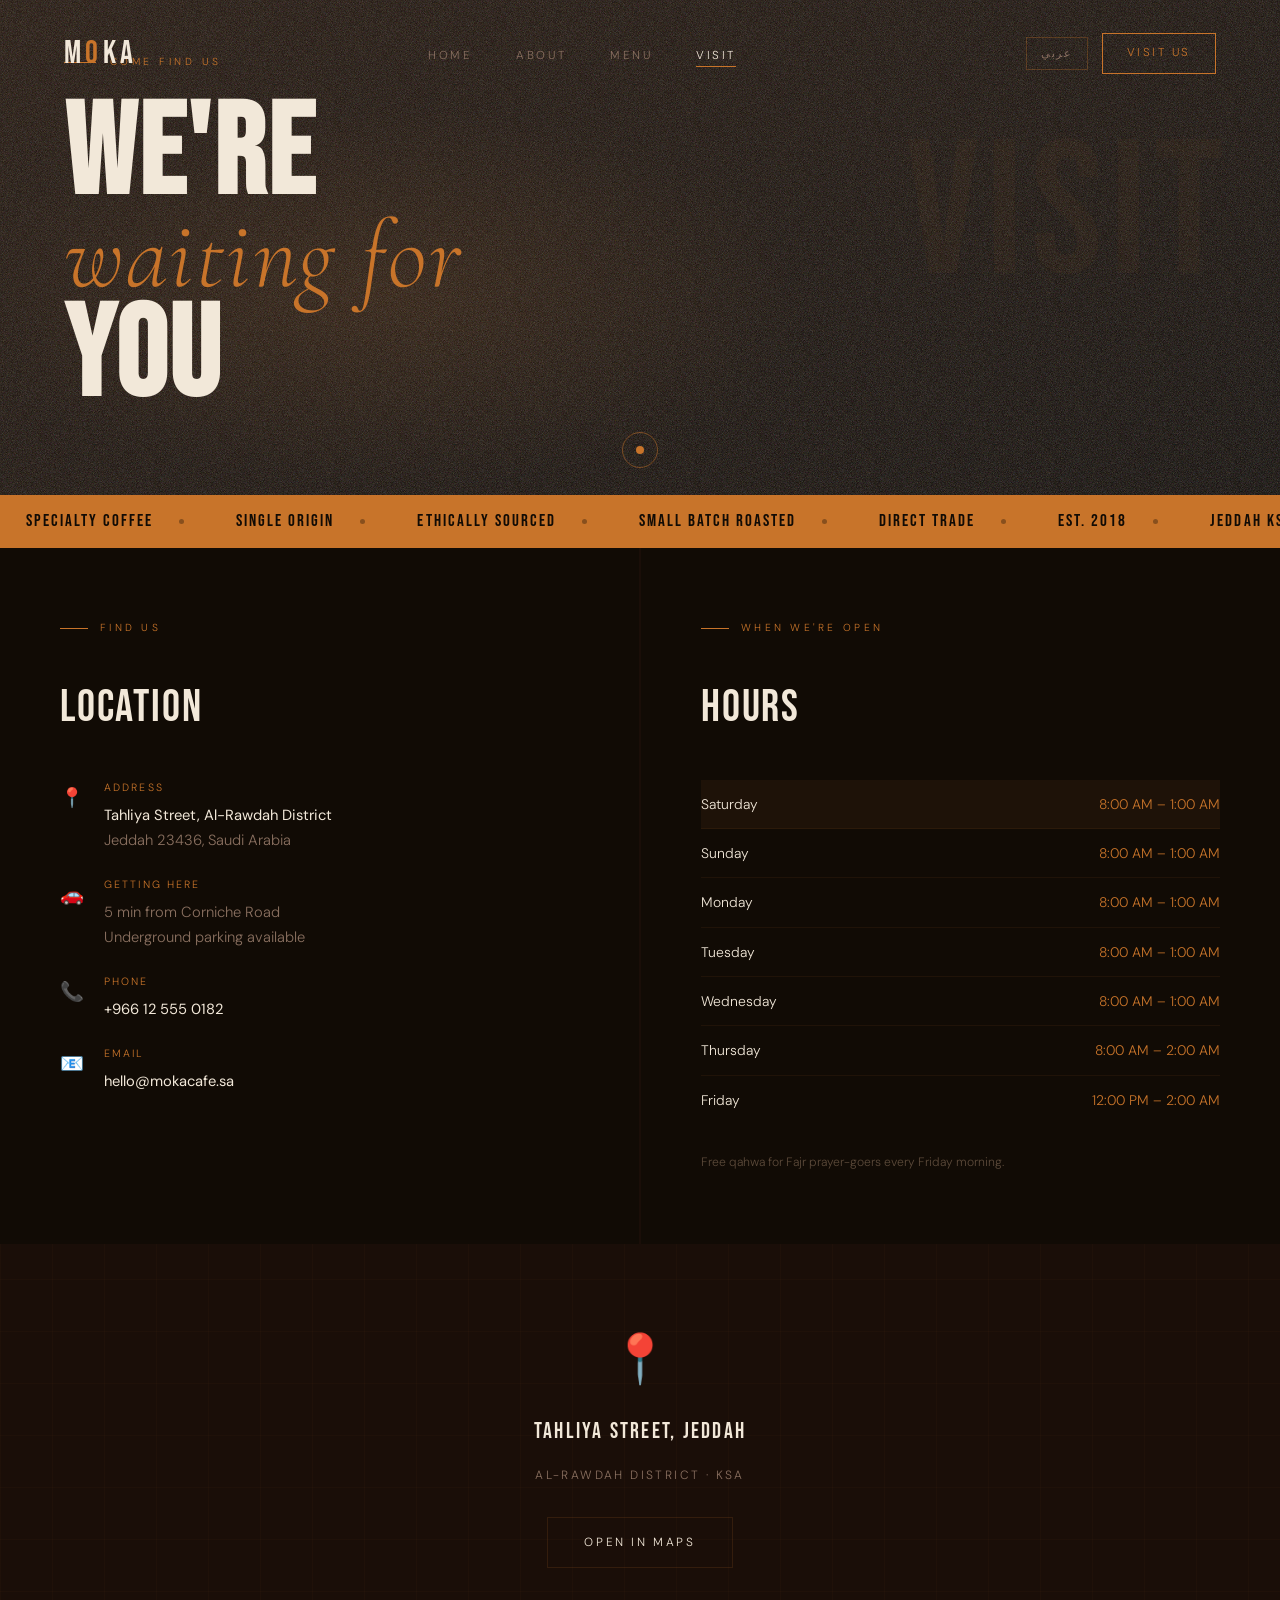
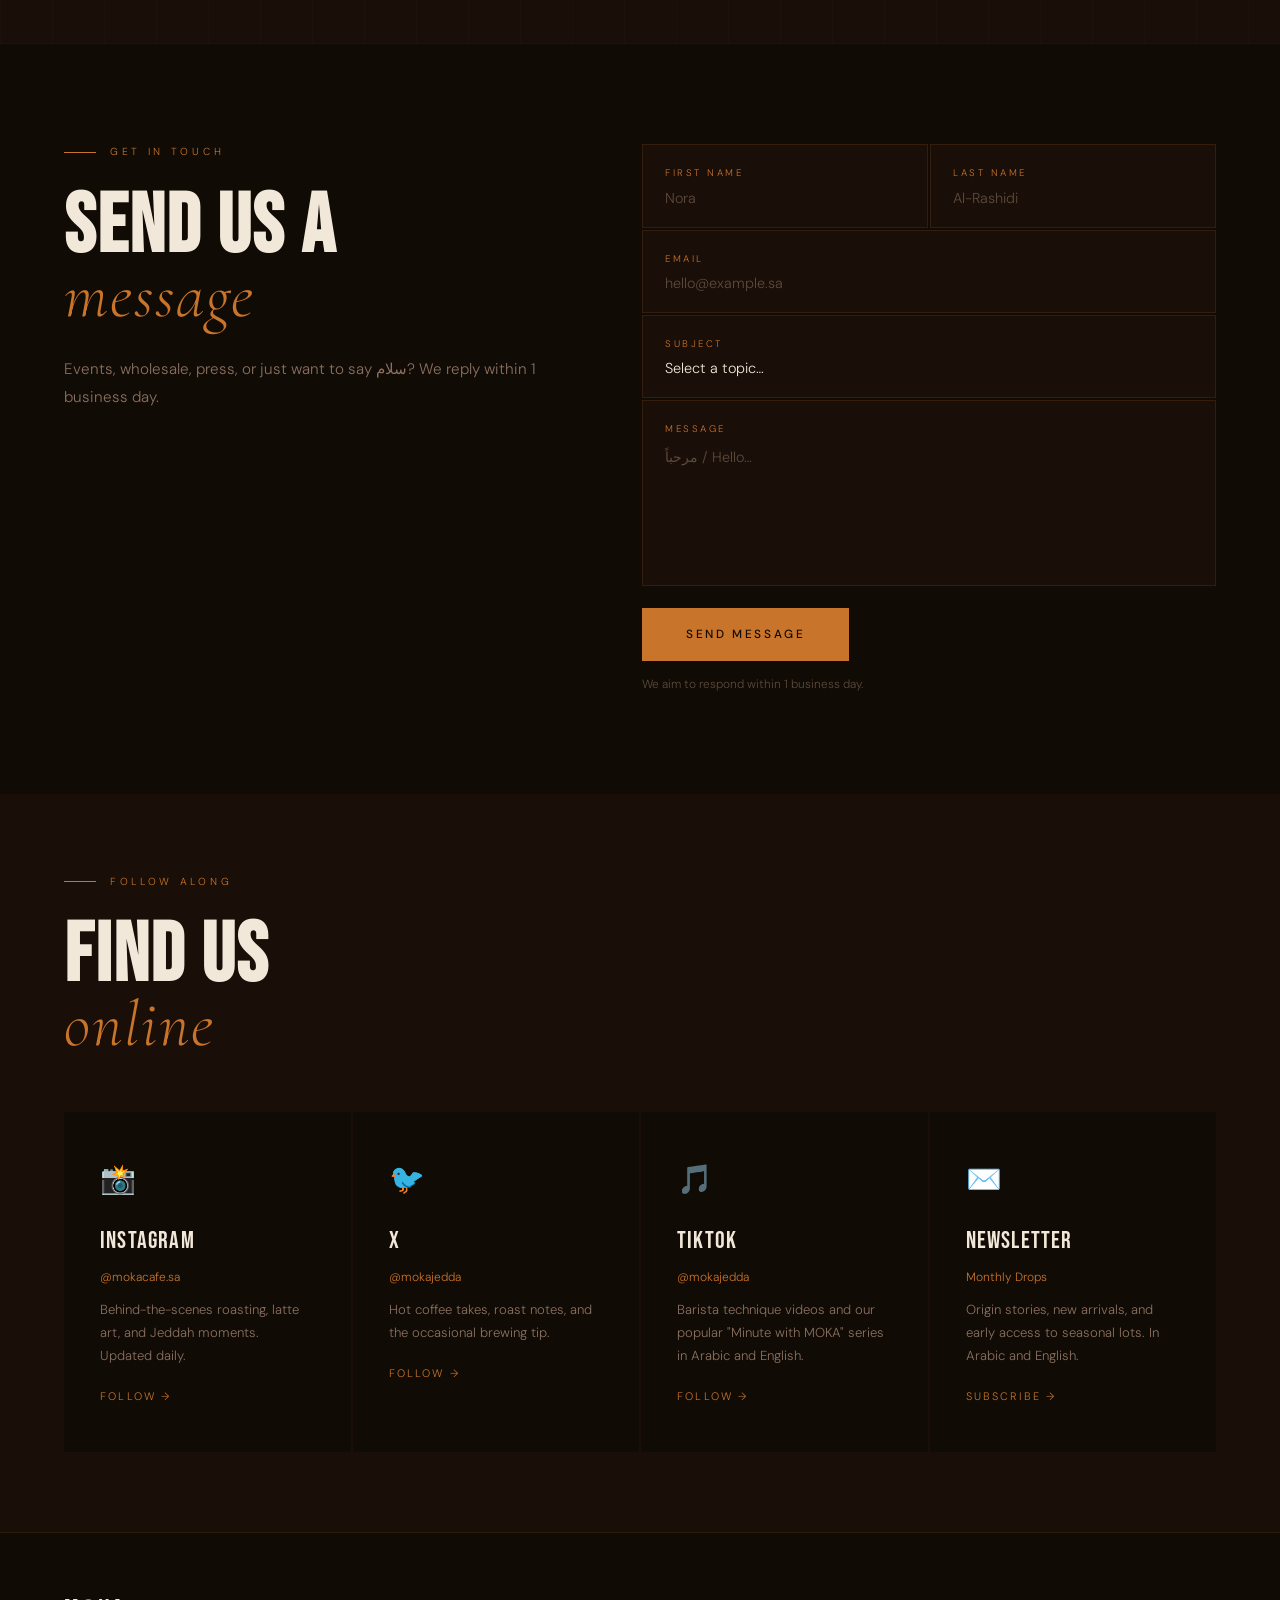
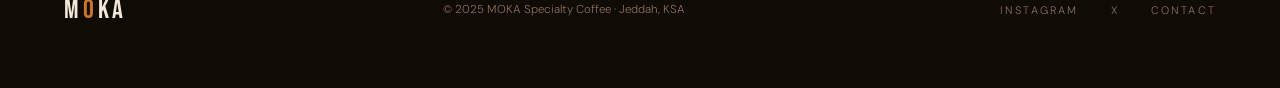
<file: contact.html>
<!DOCTYPE html>
<html lang="en" dir="ltr">
<head>
<meta charset="UTF-8"/><meta name="viewport" content="width=device-width,initial-scale=1.0"/>
<title>Visit — MOKA | زيارتنا</title>
<link rel="preconnect" href="https://fonts.googleapis.com"/><link rel="preconnect" href="https://fonts.gstatic.com" crossorigin/>
<link href="https://fonts.googleapis.com/css2?family=Cormorant+Garamond:ital,wght@0,300;0,400;1,300;1,400&family=Bebas+Neue&family=DM+Sans:opsz,wght@9..40,300;9..40,400;9..40,500&family=Cairo:wght@300;400;500;600;700&display=swap" rel="stylesheet"/>
<link rel="stylesheet" href="styles.css"/>
<style>
*,*::before,*::after{box-sizing:border-box;margin:0;padding:0;}
:root{--espresso:#1a0e08;--dark:#110b05;--cream:#f2e8d9;--amber:#c8742a;--gold:#d4a853;--muted:#8a7060;--muted-2:#5c4a3a;--border:rgba(200,116,42,.15);--font-display:'Bebas Neue',sans-serif;--font-serif:'Cormorant Garamond',serif;--font-body:'DM Sans',sans-serif;--font-arabic:'Cairo',sans-serif;--ease-out:cubic-bezier(.23,1,.32,1);}
html{scroll-behavior:smooth;}
body{background:var(--dark);color:var(--cream);font-family:var(--font-body);font-weight:300;line-height:1.6;overflow-x:hidden;cursor:none;}
*,a,button{cursor:none!important;}
[dir="rtl"] body{cursor:auto;font-family:var(--font-arabic);}
[dir="rtl"] *,[dir="rtl"] a,[dir="rtl"] button{cursor:auto!important;}
button{background:none;border:none;font:inherit;}
#cursor{position:fixed;top:0;left:0;z-index:9999;pointer-events:none;}
.cursor__dot{position:fixed;width:8px;height:8px;border-radius:50%;background:var(--amber);transform:translate(-50%,-50%);}
.cursor__ring{position:fixed;width:36px;height:36px;border-radius:50%;border:1px solid rgba(200,116,42,.5);transform:translate(-50%,-50%);transition:width .35s var(--ease-out),height .35s var(--ease-out),border-color .3s;}
.cursor__ring.hover{width:60px;height:60px;border-color:rgba(200,116,42,.9);}
.cursor__ring.click{width:20px;height:20px;}
.navbar{position:fixed;top:0;left:0;right:0;z-index:100;display:flex;align-items:center;justify-content:space-between;padding:28px 64px;transition:background .5s,padding .4s;border-bottom:1px solid transparent;}
.navbar.scrolled{background:rgba(13,8,4,.92);backdrop-filter:blur(16px);padding:18px 64px;border-color:var(--border);}
[dir="rtl"] .navbar{flex-direction:row-reverse;}
.nav-logo{font-family:var(--font-display);font-size:2rem;letter-spacing:.14em;color:var(--cream);text-decoration:none;}
.nav-logo span{color:var(--amber);}
[dir="rtl"] .nav-logo{font-family:var(--font-arabic);letter-spacing:0;font-weight:700;}
.nav-links{display:flex;align-items:center;gap:44px;list-style:none;}
[dir="rtl"] .nav-links{flex-direction:row-reverse;}
.nav-links a{font-size:.72rem;letter-spacing:.22em;text-transform:uppercase;color:var(--muted);text-decoration:none;position:relative;transition:color .3s;}
.nav-links a::after{content:'';position:absolute;bottom:-4px;left:0;width:0;height:1px;background:var(--amber);transition:width .38s var(--ease-out);}
.nav-links a:hover,.nav-links a.active{color:var(--cream);}
.nav-links a:hover::after,.nav-links a.active::after{width:100%;}
[dir="rtl"] .nav-links a{letter-spacing:0;}
.nav-right{display:flex;align-items:center;gap:14px;}
.lang-toggle{font-size:.68rem;letter-spacing:.15em;color:var(--muted);border:1px solid rgba(200,116,42,.3);padding:7px 14px;font-family:var(--font-body);transition:color .3s,border-color .3s;text-transform:uppercase;}
.lang-toggle:hover{color:var(--amber);border-color:var(--amber);}
.nav-cta{font-size:.72rem;letter-spacing:.22em;text-transform:uppercase;color:var(--amber);border:1px solid var(--amber);padding:10px 24px;text-decoration:none;transition:background .3s,color .3s;}
.nav-cta:hover{background:var(--amber);color:var(--dark);}
[dir="rtl"] .nav-cta{letter-spacing:0;}
.nav-burger{display:none;flex-direction:column;justify-content:center;gap:5px;width:36px;height:36px;padding:4px;z-index:110;}
.nav-burger span{display:block;width:24px;height:1.5px;background:var(--cream);transition:transform .35s var(--ease-out),opacity .25s,width .3s;border-radius:1px;}
.nav-burger.open span:nth-child(1){transform:translateY(6.5px) rotate(45deg);}
.nav-burger.open span:nth-child(2){opacity:0;width:0;}
.nav-burger.open span:nth-child(3){transform:translateY(-6.5px) rotate(-45deg);}
.mobile-overlay{position:fixed;inset:0;background:rgba(0,0,0,.7);z-index:150;opacity:0;pointer-events:none;transition:opacity .4s;}
.mobile-overlay.open{opacity:1;pointer-events:all;}
.mobile-nav{position:fixed;top:0;right:-110%;bottom:0;width:min(340px,88vw);background:var(--espresso);z-index:160;display:flex;flex-direction:column;transition:right .45s var(--ease-out);border-left:1px solid var(--border);}
.mobile-nav.open{right:0;}
[dir="rtl"] .mobile-nav{right:auto;left:-110%;border-left:none;border-right:1px solid var(--border);}
[dir="rtl"] .mobile-nav.open{left:0;right:auto;}
.mobile-nav-header{display:flex;align-items:center;justify-content:space-between;padding:28px 32px;border-bottom:1px solid var(--border);}
[dir="rtl"] .mobile-nav-header{flex-direction:row-reverse;}
.mobile-nav-logo{font-family:var(--font-display);font-size:1.6rem;letter-spacing:.14em;color:var(--cream);}
.mobile-nav-logo em{color:var(--amber);font-style:normal;}
[dir="rtl"] .mobile-nav-logo{font-family:var(--font-arabic);letter-spacing:0;font-weight:700;}
.mobile-nav-close{font-size:1rem;color:var(--muted);padding:8px;line-height:1;transition:color .3s;}
.mobile-nav-links{list-style:none;padding:28px 32px;display:flex;flex-direction:column;gap:0;flex:1;}
.mobile-nav-links a{display:block;font-family:var(--font-display);font-size:2.2rem;letter-spacing:.04em;color:var(--muted-2);text-decoration:none;padding:14px 0;border-bottom:1px solid rgba(200,116,42,.07);transition:color .3s,padding-left .3s;}
.mobile-nav-links a:hover,.mobile-nav-links a.active{color:var(--cream);}
.mobile-nav-links a.active{color:var(--amber);}
.mobile-nav-links a:hover{padding-left:10px;}
[dir="rtl"] .mobile-nav-links a{font-family:var(--font-arabic);letter-spacing:0;font-size:1.6rem;text-align:right;}
[dir="rtl"] .mobile-nav-links a:hover{padding-left:0;padding-right:10px;}
.mobile-nav-footer{padding:24px 32px;border-top:1px solid var(--border);display:flex;align-items:center;justify-content:space-between;gap:12px;}
[dir="rtl"] .mobile-nav-footer{flex-direction:row-reverse;}
.mobile-nav-cta{font-size:.7rem;letter-spacing:.18em;text-transform:uppercase;color:var(--amber);border:1px solid var(--amber);padding:10px 20px;text-decoration:none;transition:background .3s,color .3s;}
.mobile-nav-cta:hover{background:var(--amber);color:var(--dark);}
[dir="rtl"] .mobile-nav-cta{letter-spacing:0;}
.mobile-lang-btn{font-size:.68rem;letter-spacing:.15em;text-transform:uppercase;color:var(--muted);border:1px solid rgba(200,116,42,.3);padding:8px 14px;transition:color .3s,border-color .3s;}
.mobile-lang-btn:hover{color:var(--amber);border-color:var(--amber);}
.btn-primary{display:inline-flex;align-items:center;justify-content:center;background:var(--amber);color:var(--dark);font-family:var(--font-body);font-size:.74rem;letter-spacing:.22em;text-transform:uppercase;padding:17px 44px;text-decoration:none;font-weight:500;position:relative;overflow:hidden;}
.btn-primary::before{content:'';position:absolute;inset:0;background:var(--gold);transform:translateX(-102%);transition:transform .42s var(--ease-out);}
.btn-primary:hover::before{transform:translateX(0);}
.btn-primary span{position:relative;z-index:1;}
[dir="rtl"] .btn-primary{letter-spacing:0;}
.btn-outline{display:inline-flex;align-items:center;justify-content:center;border:1px solid var(--border);color:var(--cream);font-size:.74rem;letter-spacing:.22em;text-transform:uppercase;padding:15px 36px;text-decoration:none;transition:border-color .3s,background .3s,color .3s;}
.btn-outline:hover{border-color:var(--amber);background:rgba(200,116,42,.08);color:var(--amber);}
[dir="rtl"] .btn-outline{letter-spacing:0;}
.section-label{display:flex;align-items:center;gap:14px;font-size:.64rem;letter-spacing:.36em;text-transform:uppercase;color:var(--amber);margin-bottom:28px;}
.section-label::before{content:'';flex-shrink:0;width:32px;height:1px;background:var(--amber);}
[dir="rtl"] .section-label{flex-direction:row-reverse;letter-spacing:0;}
[dir="rtl"] .section-label::before{display:none;}
[dir="rtl"] .section-label::after{content:'';flex-shrink:0;width:32px;height:1px;background:var(--amber);}
.section-h2{font-family:var(--font-display);font-size:clamp(3.2rem,6.5vw,5.8rem);line-height:.93;letter-spacing:.025em;color:var(--cream);margin-bottom:28px;}
.section-h2 em{font-family:var(--font-serif);font-style:italic;font-weight:300;color:var(--amber);font-size:.78em;display:block;}
[dir="rtl"] .section-h2{font-family:var(--font-arabic);letter-spacing:0;line-height:1.2;font-weight:700;}
[dir="rtl"] .section-h2 em{font-family:var(--font-arabic);font-style:normal;}
.noise{position:absolute;inset:0;pointer-events:none;opacity:.3;background-image:url("data:image/svg+xml,%3Csvg viewBox='0 0 256 256' xmlns='http://www.w3.org/2000/svg'%3E%3Cfilter id='n'%3E%3CfeTurbulence type='fractalNoise' baseFrequency='.85' numOctaves='4' stitchTiles='stitch'/%3E%3C/filter%3E%3Crect width='100%25' height='100%25' filter='url(%23n)'/%3E%3C/svg%3E");background-size:180px;}
.marquee-wrap{background:var(--amber);padding:13px 0;overflow:hidden;}
.marquee-track{display:flex;width:max-content;animation:marquee 22s linear infinite;}
[dir="rtl"] .marquee-track{animation-direction:reverse;}
.marquee-item{display:flex;align-items:center;gap:26px;padding:0 26px;font-family:var(--font-display);font-size:1.05rem;letter-spacing:.12em;color:var(--dark);white-space:nowrap;}
[dir="rtl"] .marquee-item{font-family:var(--font-arabic);letter-spacing:0;}
.marquee-dot{width:5px;height:5px;border-radius:50%;background:rgba(17,11,5,.35);flex-shrink:0;}
.footer{padding:56px 64px;border-top:1px solid var(--border);display:flex;align-items:center;justify-content:space-between;gap:32px;flex-wrap:wrap;}
[dir="rtl"] .footer{flex-direction:row-reverse;}
.footer-logo{font-family:var(--font-display);font-size:1.7rem;letter-spacing:.14em;color:var(--cream);text-decoration:none;}
.footer-logo span{color:var(--amber);}
[dir="rtl"] .footer-logo{font-family:var(--font-arabic);letter-spacing:0;font-weight:700;}
.footer-copy{font-size:.72rem;color:var(--muted);}
.footer-links{display:flex;gap:32px;}
.footer-links a{font-size:.68rem;letter-spacing:.2em;text-transform:uppercase;color:var(--muted);text-decoration:none;transition:color .3s;}
.footer-links a:hover{color:var(--amber);}
.reveal{opacity:0;transform:translateY(36px);transition:opacity .85s var(--ease-out),transform .85s var(--ease-out);}
.reveal.visible{opacity:1;transform:translateY(0);}
.reveal-delay-1{transition-delay:.12s;}.reveal-delay-2{transition-delay:.24s;}.reveal-delay-3{transition-delay:.38s;}
.ar-only{display:none!important;}
[dir="rtl"] .en-only{display:none!important;}
[dir="rtl"] .ar-only{display:block!important;}
@keyframes fadeUp{to{opacity:1;transform:translateY(0);}}
@keyframes marquee{from{transform:translateX(0);}to{transform:translateX(-50%);}}
@keyframes float{0%,100%{transform:translateY(0);}50%{transform:translateY(-12px);}}

/* ── CONTACT PAGE ── */
.page-hero{position:relative;min-height:55vh;display:flex;align-items:flex-end;overflow:hidden;padding:0 64px 80px;}
.page-hero-bg{position:absolute;inset:0;background:radial-gradient(ellipse 60% 70% at 30% 60%,rgba(200,116,42,.11) 0%,transparent 55%),linear-gradient(155deg,#1e1108 0%,#0d0804 100%);}
.page-hero-wm{position:absolute;top:120px;right:48px;font-family:var(--font-display);font-size:clamp(6rem,15vw,13rem);color:rgba(200,116,42,.04);pointer-events:none;user-select:none;letter-spacing:.04em;line-height:1;}
[dir="rtl"] .page-hero-wm{right:auto;left:48px;font-family:var(--font-arabic);}
.page-hero-content{position:relative;z-index:1;}
[dir="rtl"] .page-hero-content{text-align:right;}
.page-hero-tag{font-size:.64rem;letter-spacing:.34em;text-transform:uppercase;color:var(--amber);margin-bottom:28px;display:flex;align-items:center;gap:14px;opacity:0;animation:fadeUp .7s .2s forwards;}
.page-hero-tag::before{content:'';width:32px;height:1px;background:var(--amber);}
[dir="rtl"] .page-hero-tag{flex-direction:row-reverse;letter-spacing:0;}
[dir="rtl"] .page-hero-tag::before{display:none;}
[dir="rtl"] .page-hero-tag::after{content:'';width:32px;height:1px;background:var(--amber);}
.page-hero h1{font-family:var(--font-display);font-size:clamp(4rem,10vw,9rem);line-height:.9;letter-spacing:.02em;color:var(--cream);opacity:0;animation:fadeUp .8s .35s forwards;}
.page-hero h1 em{font-family:var(--font-serif);font-style:italic;font-weight:300;color:var(--amber);font-size:.75em;display:block;}
[dir="rtl"] .page-hero h1{font-family:var(--font-arabic);letter-spacing:0;line-height:1.1;font-weight:700;}
[dir="rtl"] .page-hero h1 em{font-family:var(--font-arabic);font-style:normal;}

/* info grid */
.info-grid{display:grid;grid-template-columns:1fr 1fr;gap:2px;background:var(--espresso);}
.info-card{background:var(--dark);padding:72px 60px;}
[dir="rtl"] .info-card{text-align:right;}
.info-card-label{font-size:.64rem;letter-spacing:.32em;text-transform:uppercase;color:var(--amber);margin-bottom:36px;display:flex;align-items:center;gap:12px;}
.info-card-label::before{content:'';width:28px;height:1px;background:var(--amber);}
[dir="rtl"] .info-card-label{flex-direction:row-reverse;letter-spacing:0;}
[dir="rtl"] .info-card-label::before{display:none;}
[dir="rtl"] .info-card-label::after{content:'';width:28px;height:1px;background:var(--amber);}
.info-card-title{font-family:var(--font-display);font-size:2.8rem;letter-spacing:.04em;color:var(--cream);margin-bottom:36px;}
[dir="rtl"] .info-card-title{font-family:var(--font-arabic);letter-spacing:0;}
.info-rows{display:flex;flex-direction:column;gap:24px;}
.info-row{display:flex;gap:20px;align-items:flex-start;}
[dir="rtl"] .info-row{flex-direction:row-reverse;}
.info-row-icon{font-size:1.2rem;flex-shrink:0;padding-top:3px;}
.info-row-label{font-size:.66rem;letter-spacing:.2em;text-transform:uppercase;color:var(--amber);margin-bottom:6px;}
[dir="rtl"] .info-row-label{letter-spacing:0;}
.info-row-val{font-size:.92rem;line-height:1.7;color:var(--muted);}
.info-row-val strong{color:var(--cream);font-weight:400;}
.hours-table{width:100%;border-collapse:collapse;}
.hours-table tr{border-bottom:1px solid rgba(200,116,42,.08);}
.hours-table tr:last-child{border:none;}
.hours-table td{padding:13px 0;font-size:.87rem;color:var(--muted);}
.hours-table td:first-child{color:var(--cream);width:55%;}
.hours-table td:last-child{color:var(--amber);text-align:right;}
[dir="rtl"] .hours-table td:first-child{text-align:right;}
[dir="rtl"] .hours-table td:last-child{text-align:left;}
.hours-today td{background:rgba(200,116,42,.07);}

/* map */
.map-section{position:relative;height:400px;background:var(--espresso);overflow:hidden;}
.map-inner{position:absolute;inset:0;display:flex;align-items:center;justify-content:center;flex-direction:column;gap:16px;background:repeating-linear-gradient(0deg,rgba(200,116,42,.03) 0px,rgba(200,116,42,.03) 1px,transparent 1px,transparent 52px),repeating-linear-gradient(90deg,rgba(200,116,42,.03) 0px,rgba(200,116,42,.03) 1px,transparent 1px,transparent 52px),var(--espresso);}
.map-pin{font-size:3rem;animation:float 3s ease-in-out infinite;}
.map-address{font-family:var(--font-display);font-size:1.4rem;letter-spacing:.1em;color:var(--cream);}
[dir="rtl"] .map-address{font-family:var(--font-arabic);letter-spacing:0;}
.map-sub{font-size:.75rem;letter-spacing:.2em;text-transform:uppercase;color:var(--muted);}
[dir="rtl"] .map-sub{letter-spacing:0;}

/* form */
.form-section{padding:100px 64px;}
.form-grid{display:grid;grid-template-columns:1fr 1.2fr;gap:100px;align-items:start;}
[dir="rtl"] .form-grid{direction:rtl;}
.form-intro p{font-size:.95rem;line-height:1.9;color:var(--muted);margin-top:16px;}
[dir="rtl"] .form-intro p{text-align:right;}
.contact-form{display:flex;flex-direction:column;}
.form-row{display:grid;grid-template-columns:1fr 1fr;gap:2px;}
.form-group{display:flex;flex-direction:column;border:1px solid var(--border);padding:20px 22px;background:var(--espresso);margin-bottom:2px;transition:border-color .3s;}
.form-group:focus-within{border-color:var(--amber);background:rgba(200,116,42,.03);}
.form-label{font-size:.6rem;letter-spacing:.26em;text-transform:uppercase;color:var(--amber);margin-bottom:8px;}
[dir="rtl"] .form-label{letter-spacing:0;text-align:right;}
.form-input,.form-textarea,.form-select{background:none;border:none;outline:none;font-family:var(--font-body);font-size:.9rem;color:var(--cream);resize:none;font-weight:300;width:100%;}
[dir="rtl"] .form-input,[dir="rtl"] .form-textarea,[dir="rtl"] .form-select{font-family:var(--font-arabic);text-align:right;}
.form-input::placeholder,.form-textarea::placeholder{color:var(--muted-2);}
.form-textarea{min-height:120px;line-height:1.7;}
.form-select option{background:var(--espresso);}
.form-select{appearance:none;}
.form-submit{margin-top:20px;align-self:flex-start;}
[dir="rtl"] .form-submit{align-self:flex-end;}
.form-note{font-size:.74rem;color:var(--muted-2);margin-top:14px;}
[dir="rtl"] .form-note{text-align:right;}
.form-success{display:none;padding:18px 22px;border:1px solid rgba(200,116,42,.4);background:rgba(200,116,42,.08);color:var(--cream);font-size:.88rem;line-height:1.7;margin-top:14px;}
.form-success.visible{display:block;}

/* social */
.social-section{padding:80px 64px;background:var(--espresso);}
.social-grid{display:grid;grid-template-columns:repeat(4,1fr);gap:2px;margin-top:56px;}
.social-card{background:var(--dark);padding:44px 36px;transition:background .35s;}
.social-card:hover{background:#130b05;}
[dir="rtl"] .social-card{text-align:right;}
.social-icon{font-size:1.8rem;margin-bottom:20px;}
.social-name{font-family:var(--font-display);font-size:1.5rem;letter-spacing:.05em;color:var(--cream);margin-bottom:8px;}
[dir="rtl"] .social-name{font-family:var(--font-arabic);letter-spacing:0;}
.social-handle{font-size:.75rem;color:var(--amber);margin-bottom:12px;}
.social-desc{font-size:.82rem;line-height:1.75;color:var(--muted);}
.social-link{display:inline-flex;align-items:center;gap:8px;font-size:.68rem;letter-spacing:.2em;text-transform:uppercase;color:var(--amber);text-decoration:none;margin-top:20px;transition:gap .3s;}
[dir="rtl"] .social-link{letter-spacing:0;flex-direction:row-reverse;}
.social-card:hover .social-link{gap:14px;}

@media(max-width:960px){
  .navbar,.navbar.scrolled{padding:20px 24px;} .nav-links,.nav-cta,.lang-toggle{display:none;} .nav-burger{display:flex;}
  .page-hero{padding:0 28px 60px;} .page-hero-wm{display:none;}
  .info-grid{grid-template-columns:1fr;} .info-card{padding:48px 28px;}
  .map-section{height:300px;}
  .form-section{padding:64px 28px;} .form-grid{grid-template-columns:1fr;gap:56px;} .form-row{grid-template-columns:1fr;}
  .social-section{padding:64px 28px;} .social-grid{grid-template-columns:1fr 1fr;}
  .footer{padding:40px 28px;flex-direction:column;align-items:flex-start;}
  [dir="rtl"] .footer{align-items:flex-end;}
}
@media(max-width:520px){.social-grid{grid-template-columns:1fr;}}
</style>
</head>
<body>
<div id="cursor"><div class="cursor__dot"></div><div class="cursor__ring"></div></div>
<div class="mobile-overlay" id="mobile-overlay"></div>
<div class="mobile-nav" id="mobile-nav">
  <div class="mobile-nav-header"><span class="mobile-nav-logo">M<em>O</em>KA</span><button class="mobile-nav-close" id="mobile-close">✕</button></div>
  <ul class="mobile-nav-links">
    <li><a href="index.html"><span data-en="Home" data-ar="الرئيسية">Home</span></a></li>
    <li><a href="about.html"><span data-en="About" data-ar="قصتنا">About</span></a></li>
    <li><a href="menu.html"><span data-en="Menu" data-ar="القائمة">Menu</span></a></li>
    <li><a href="contact.html" class="active"><span data-en="Visit" data-ar="زيارتنا">Visit</span></a></li>
  </ul>
  <div class="mobile-nav-footer"><a href="contact.html" class="mobile-nav-cta"><span data-en="Visit Us" data-ar="زورونا">Visit Us</span></a><button class="mobile-lang-btn">عربي</button></div>
</div>
<nav class="navbar">
  <a href="index.html" class="nav-logo">M<span>O</span>KA</a>
  <ul class="nav-links">
    <li><a href="index.html"><span data-en="Home" data-ar="الرئيسية">Home</span></a></li>
    <li><a href="about.html"><span data-en="About" data-ar="قصتنا">About</span></a></li>
    <li><a href="menu.html"><span data-en="Menu" data-ar="القائمة">Menu</span></a></li>
    <li><a href="contact.html" class="active"><span data-en="Visit" data-ar="زيارتنا">Visit</span></a></li>
  </ul>
  <div class="nav-right"><button class="lang-toggle">عربي</button><a href="contact.html" class="nav-cta"><span data-en="Visit Us" data-ar="زورونا">Visit Us</span></a><button class="nav-burger" id="nav-burger" aria-label="Menu"><span></span><span></span><span></span></button></div>
</nav>

<section class="page-hero">
  <div class="page-hero-bg"></div><div class="noise"></div>
  <div class="page-hero-wm"><span data-en="VISIT" data-ar="زيارتنا">VISIT</span></div>
  <div class="page-hero-content">
    <div class="page-hero-tag"><span data-en="Come Find Us" data-ar="تعال وزرنا">Come Find Us</span></div>
    <h1><span data-en="WE'RE" data-ar="نحن">WE'RE</span><br><em><span data-en="waiting for" data-ar="في انتظارك">waiting for</span></em><span data-en="YOU" data-ar="هنا">YOU</span></h1>
  </div>
</section>

<div class="marquee-wrap"><div class="marquee-track" id="marquee-track"></div></div>

<!-- INFO -->
<div class="info-grid">
  <div class="info-card reveal">
    <div class="info-card-label"><span data-en="Find Us" data-ar="جدنا">Find Us</span></div>
    <div class="info-card-title"><span data-en="LOCATION" data-ar="الموقع">LOCATION</span></div>
    <div class="info-rows">
      <div class="info-row"><div class="info-row-icon">📍</div><div><div class="info-row-label"><span data-en="Address" data-ar="العنوان">Address</span></div><div class="info-row-val en-only"><strong>Tahliya Street, Al-Rawdah District</strong><br>Jeddah 23436, Saudi Arabia</div><div class="info-row-val ar-only" style="display:none"><strong>شارع التحلية، حي الروضة</strong><br>جدة ٢٣٤٣٦، المملكة العربية السعودية</div></div></div>
      <div class="info-row"><div class="info-row-icon">🚗</div><div><div class="info-row-label"><span data-en="Getting Here" data-ar="كيف تصل">Getting Here</span></div><div class="info-row-val en-only">5 min from Corniche Road<br>Underground parking available</div><div class="info-row-val ar-only" style="display:none">٥ دقائق من طريق الكورنيش<br>موقف سيارات تحت الأرض متاح</div></div></div>
      <div class="info-row"><div class="info-row-icon">📞</div><div><div class="info-row-label"><span data-en="Phone" data-ar="الهاتف">Phone</span></div><div class="info-row-val"><strong dir="ltr">+966 12 555 0182</strong></div></div></div>
      <div class="info-row"><div class="info-row-icon">📧</div><div><div class="info-row-label"><span data-en="Email" data-ar="البريد">Email</span></div><div class="info-row-val"><strong>hello@mokacafe.sa</strong></div></div></div>
    </div>
  </div>
  <div class="info-card reveal reveal-delay-1">
    <div class="info-card-label"><span data-en="When We're Open" data-ar="أوقات العمل">When We're Open</span></div>
    <div class="info-card-title"><span data-en="HOURS" data-ar="المواعيد">HOURS</span></div>
    <table class="hours-table" id="hours-table">
      <tr><td data-en="Saturday" data-ar="السبت">Saturday</td><td>8:00 AM – 1:00 AM</td></tr>
      <tr><td data-en="Sunday" data-ar="الأحد">Sunday</td><td>8:00 AM – 1:00 AM</td></tr>
      <tr><td data-en="Monday" data-ar="الاثنين">Monday</td><td>8:00 AM – 1:00 AM</td></tr>
      <tr><td data-en="Tuesday" data-ar="الثلاثاء">Tuesday</td><td>8:00 AM – 1:00 AM</td></tr>
      <tr><td data-en="Wednesday" data-ar="الأربعاء">Wednesday</td><td>8:00 AM – 1:00 AM</td></tr>
      <tr><td data-en="Thursday" data-ar="الخميس">Thursday</td><td>8:00 AM – 2:00 AM</td></tr>
      <tr><td data-en="Friday" data-ar="الجمعة">Friday</td><td>12:00 PM – 2:00 AM</td></tr>
    </table>
    <p style="font-size:.76rem;color:var(--muted-2);margin-top:28px;line-height:1.7;" class="en-only">Free qahwa for Fajr prayer-goers every Friday morning.</p>
    <p style="font-size:.76rem;color:var(--muted-2);margin-top:28px;line-height:1.7;" class="ar-only" style="display:none">قهوة مجانية لمصلي الفجر كل جمعة صباحاً.</p>
  </div>
</div>

<!-- MAP -->
<div class="map-section">
  <div class="map-inner">
    <div class="map-pin">📍</div>
    <div class="map-address"><span data-en="TAHLIYA STREET, JEDDAH" data-ar="شارع التحلية، جدة">TAHLIYA STREET, JEDDAH</span></div>
    <div class="map-sub"><span data-en="Al-Rawdah District · KSA" data-ar="حي الروضة · المملكة العربية السعودية">Al-Rawdah District · KSA</span></div>
    <div style="margin-top:16px;"><a href="https://maps.google.com/?q=Tahliya+Street+Jeddah" target="_blank" class="btn-outline"><span data-en="Open in Maps" data-ar="افتح في الخرائط">Open in Maps</span></a></div>
  </div>
</div>

<!-- FORM -->
<section class="form-section">
  <div class="form-grid">
    <div class="form-intro reveal">
      <div class="section-label"><span data-en="Get In Touch" data-ar="تواصل معنا">Get In Touch</span></div>
      <h2 class="section-h2"><span data-en="SEND US A" data-ar="أرسل لنا">SEND US A</span><br><em><span data-en="message" data-ar="رسالة">message</span></em></h2>
      <p class="en-only">Events, wholesale, press, or just want to say سلام? We reply within 1 business day.</p>
      <p class="ar-only" style="display:none">فعاليات، جملة، إعلام، أو تريد فقط أن تقول مرحباً؟ نرد خلال يوم عمل واحد.</p>
    </div>
    <div class="reveal reveal-delay-1">
      <form class="contact-form" id="contact-form" novalidate>
        <div class="form-row">
          <div class="form-group"><label class="form-label"><span data-en="First Name" data-ar="الاسم الأول">First Name</span></label><input class="form-input" type="text" placeholder="Nora" /></div>
          <div class="form-group"><label class="form-label"><span data-en="Last Name" data-ar="اسم العائلة">Last Name</span></label><input class="form-input" type="text" placeholder="Al-Rashidi" /></div>
        </div>
        <div class="form-group"><label class="form-label"><span data-en="Email" data-ar="البريد الإلكتروني">Email</span></label><input class="form-input" type="email" placeholder="hello@example.sa" /></div>
        <div class="form-group"><label class="form-label"><span data-en="Subject" data-ar="الموضوع">Subject</span></label><select class="form-select"><option value=""><span data-en="Select a topic…" data-ar="اختر موضوعاً…">Select a topic…</span></option><option>General Enquiry / استفسار عام</option><option>Wholesale / جملة</option><option>Events / فعاليات</option><option>Press / إعلام</option><option>Feedback / ملاحظات</option></select></div>
        <div class="form-group"><label class="form-label"><span data-en="Message" data-ar="الرسالة">Message</span></label><textarea class="form-textarea" placeholder="مرحباً / Hello…"></textarea></div>
        <button type="submit" class="btn-primary form-submit"><span data-en="Send Message" data-ar="إرسال الرسالة">Send Message</span></button>
        <p class="form-note"><span data-en="We aim to respond within 1 business day." data-ar="نهدف للرد خلال يوم عمل واحد.">We aim to respond within 1 business day.</span></p>
        <div class="form-success" id="form-success"><span data-en="✓  Thank you! Your message has been received. We'll be in touch soon." data-ar="✓  شكراً! استلمنا رسالتك وسنتواصل معك قريباً.">✓  Thank you! Your message has been received. We'll be in touch soon.</span></div>
      </form>
    </div>
  </div>
</section>

<!-- SOCIAL -->
<section class="social-section">
  <div class="section-label reveal"><span data-en="Follow Along" data-ar="تابعنا">Follow Along</span></div>
  <h2 class="section-h2 reveal reveal-delay-1"><span data-en="FIND US" data-ar="تابعنا">FIND US</span><br><em><span data-en="online" data-ar="على الإنترنت">online</span></em></h2>
  <div class="social-grid">
    <div class="social-card reveal"><div class="social-icon">📸</div><div class="social-name"><span data-en="INSTAGRAM" data-ar="إنستغرام">INSTAGRAM</span></div><div class="social-handle">@mokacafe.sa</div><p class="social-desc en-only">Behind-the-scenes roasting, latte art, and Jeddah moments. Updated daily.</p><p class="social-desc ar-only" style="display:none">خلف الكواليس، فن اللاتيه، ولحظات جدة. يومياً.</p><a href="#" class="social-link"><span data-en="Follow →" data-ar="تابع →">Follow →</span></a></div>
    <div class="social-card reveal reveal-delay-1"><div class="social-icon">🐦</div><div class="social-name">X</div><div class="social-handle">@mokajedda</div><p class="social-desc en-only">Hot coffee takes, roast notes, and the occasional brewing tip.</p><p class="social-desc ar-only" style="display:none">آراء ساخنة عن القهوة، ملاحظات التحميص، ونصائح تحضير.</p><a href="#" class="social-link"><span data-en="Follow →" data-ar="تابع →">Follow →</span></a></div>
    <div class="social-card reveal reveal-delay-2"><div class="social-icon">🎵</div><div class="social-name">TIKTOK</div><div class="social-handle">@mokajedda</div><p class="social-desc en-only">Barista technique videos and our popular "Minute with MOKA" series in Arabic and English.</p><p class="social-desc ar-only" style="display:none">فيديوهات تقنيات الباريستا وسلسلة "دقيقة مع موكا" بالعربية والإنجليزية.</p><a href="#" class="social-link"><span data-en="Follow →" data-ar="تابع →">Follow →</span></a></div>
    <div class="social-card reveal reveal-delay-3"><div class="social-icon">✉️</div><div class="social-name"><span data-en="NEWSLETTER" data-ar="النشرة">NEWSLETTER</span></div><div class="social-handle"><span data-en="Monthly Drops" data-ar="شهرياً">Monthly Drops</span></div><p class="social-desc en-only">Origin stories, new arrivals, and early access to seasonal lots. In Arabic and English.</p><p class="social-desc ar-only" style="display:none">قصص المصدر، الوصولات الجديدة، والوصول المبكر للدفعات الموسمية. عربي وإنجليزي.</p><a href="#" class="social-link"><span data-en="Subscribe →" data-ar="اشترك →">Subscribe →</span></a></div>
  </div>
</section>

<footer class="footer">
  <a href="index.html" class="footer-logo">M<span>O</span>KA</a>
  <div class="footer-copy"><span data-en="© 2025 MOKA Specialty Coffee · Jeddah, KSA" data-ar="© 2025 موكا للقهوة المتخصصة · جدة، المملكة العربية السعودية">© 2025 MOKA Specialty Coffee · Jeddah, KSA</span></div>
  <div class="footer-links"><a href="#">Instagram</a><a href="#">X</a><a href="contact.html"><span data-en="Contact" data-ar="تواصل">Contact</span></a></div>
</footer>

<script>
const IS_TOUCH='ontouchstart'in window||navigator.maxTouchPoints>0;
const MARQUEE_EN=['Specialty Coffee','Single Origin','Ethically Sourced','Small Batch Roasted','Direct Trade','Est. 2018','Jeddah KSA'];
const MARQUEE_AR=['قهوة متخصصة','مصدر مباشر','تجارة عادلة','تحميص صغير','جدة، المملكة','منذ ٢٠١٨','موكا ☕'];
if(!IS_TOUCH){const dot=document.querySelector('.cursor__dot'),ring=document.querySelector('.cursor__ring');let mx=window.innerWidth/2,my=window.innerHeight/2,rx=mx,ry=my;dot.style.left=mx+'px';dot.style.top=my+'px';ring.style.left=rx+'px';ring.style.top=ry+'px';document.addEventListener('mousemove',e=>{mx=e.clientX;my=e.clientY;dot.style.left=mx+'px';dot.style.top=my+'px';});document.addEventListener('mousedown',()=>ring.classList.add('click'));document.addEventListener('mouseup',()=>ring.classList.remove('click'));(function tick(){rx+=(mx-rx)*.11;ry+=(my-ry)*.11;ring.style.left=rx+'px';ring.style.top=ry+'px';requestAnimationFrame(tick);})();document.querySelectorAll('a,button,.social-card,.info-card').forEach(el=>{el.addEventListener('mouseenter',()=>ring.classList.add('hover'));el.addEventListener('mouseleave',()=>ring.classList.remove('hover'));});}else{document.getElementById('cursor').style.display='none';}
(function(){const nav=document.querySelector('.navbar');const u=()=>nav.classList.toggle('scrolled',window.scrollY>60);window.addEventListener('scroll',u,{passive:true});u();})();
(function(){const burger=document.getElementById('nav-burger'),mNav=document.getElementById('mobile-nav'),overlay=document.getElementById('mobile-overlay'),close=document.getElementById('mobile-close');const open=()=>{burger.classList.add('open');mNav.classList.add('open');overlay.classList.add('open');document.body.style.overflow='hidden';};const shut=()=>{burger.classList.remove('open');mNav.classList.remove('open');overlay.classList.remove('open');document.body.style.overflow='';};burger.addEventListener('click',open);close.addEventListener('click',shut);overlay.addEventListener('click',shut);document.querySelectorAll('.mobile-nav-links a').forEach(a=>a.addEventListener('click',shut));})();
function buildMarquee(words){const track=document.getElementById('marquee-track');track.innerHTML='';for(let i=0;i<5;i++)words.forEach(w=>{const el=document.createElement('div');el.className='marquee-item';el.innerHTML=w+'<span class="marquee-dot"></span>';track.appendChild(el);});}
buildMarquee(MARQUEE_EN);
(function(){const els=document.querySelectorAll('.reveal');const io=new IntersectionObserver(entries=>{entries.forEach(e=>{if(e.isIntersecting){e.target.classList.add('visible');io.unobserve(e.target);}});},{threshold:0.08});els.forEach(el=>io.observe(el));})();
// Today hours highlight (SA week: Sat=day 6, Sun=0, Mon=1, Tue=2, Wed=3, Thu=4, Fri=5)
(function(){const dayMap={0:'Sunday',1:'Monday',2:'Tuesday',3:'Wednesday',4:'Thursday',5:'Friday',6:'Saturday'};const today=dayMap[new Date().getDay()];document.querySelectorAll('#hours-table td[data-en]').forEach(td=>{if(td.dataset.en===today)td.parentElement.classList.add('hours-today');});})();
// Form
document.getElementById('contact-form').addEventListener('submit',function(e){e.preventDefault();const s=document.getElementById('form-success');s.classList.add('visible');this.querySelectorAll('input,textarea,select').forEach(el=>el.value='');setTimeout(()=>s.classList.remove('visible'),6000);});
function switchLang(lang){document.documentElement.lang=lang;document.documentElement.dir=lang==='ar'?'rtl':'ltr';document.querySelectorAll('[data-en][data-ar]').forEach(el=>{el.textContent=lang==='ar'?el.dataset.ar:el.dataset.en;});document.querySelectorAll('.lang-toggle,.mobile-lang-btn').forEach(btn=>{btn.textContent=lang==='ar'?'EN':'عربي';});document.querySelectorAll('.en-only').forEach(el=>{el.style.display=lang==='ar'?'none':'';});document.querySelectorAll('.ar-only').forEach(el=>{el.style.display=lang==='ar'?'block':'none';});buildMarquee(lang==='ar'?MARQUEE_AR:MARQUEE_EN);const cursor=document.getElementById('cursor');if(cursor)cursor.style.display=(lang==='ar'||IS_TOUCH)?'none':'';document.body.style.cursor=(lang==='ar'||IS_TOUCH)?'auto':'none';localStorage.setItem('moka-lang',lang);}
document.querySelectorAll('.lang-toggle,.mobile-lang-btn').forEach(btn=>{btn.addEventListener('click',()=>switchLang(document.documentElement.lang==='ar'?'en':'ar'));});
const saved=localStorage.getItem('moka-lang');if(saved==='ar')switchLang('ar');
</script>
</body>
</html>
</file>
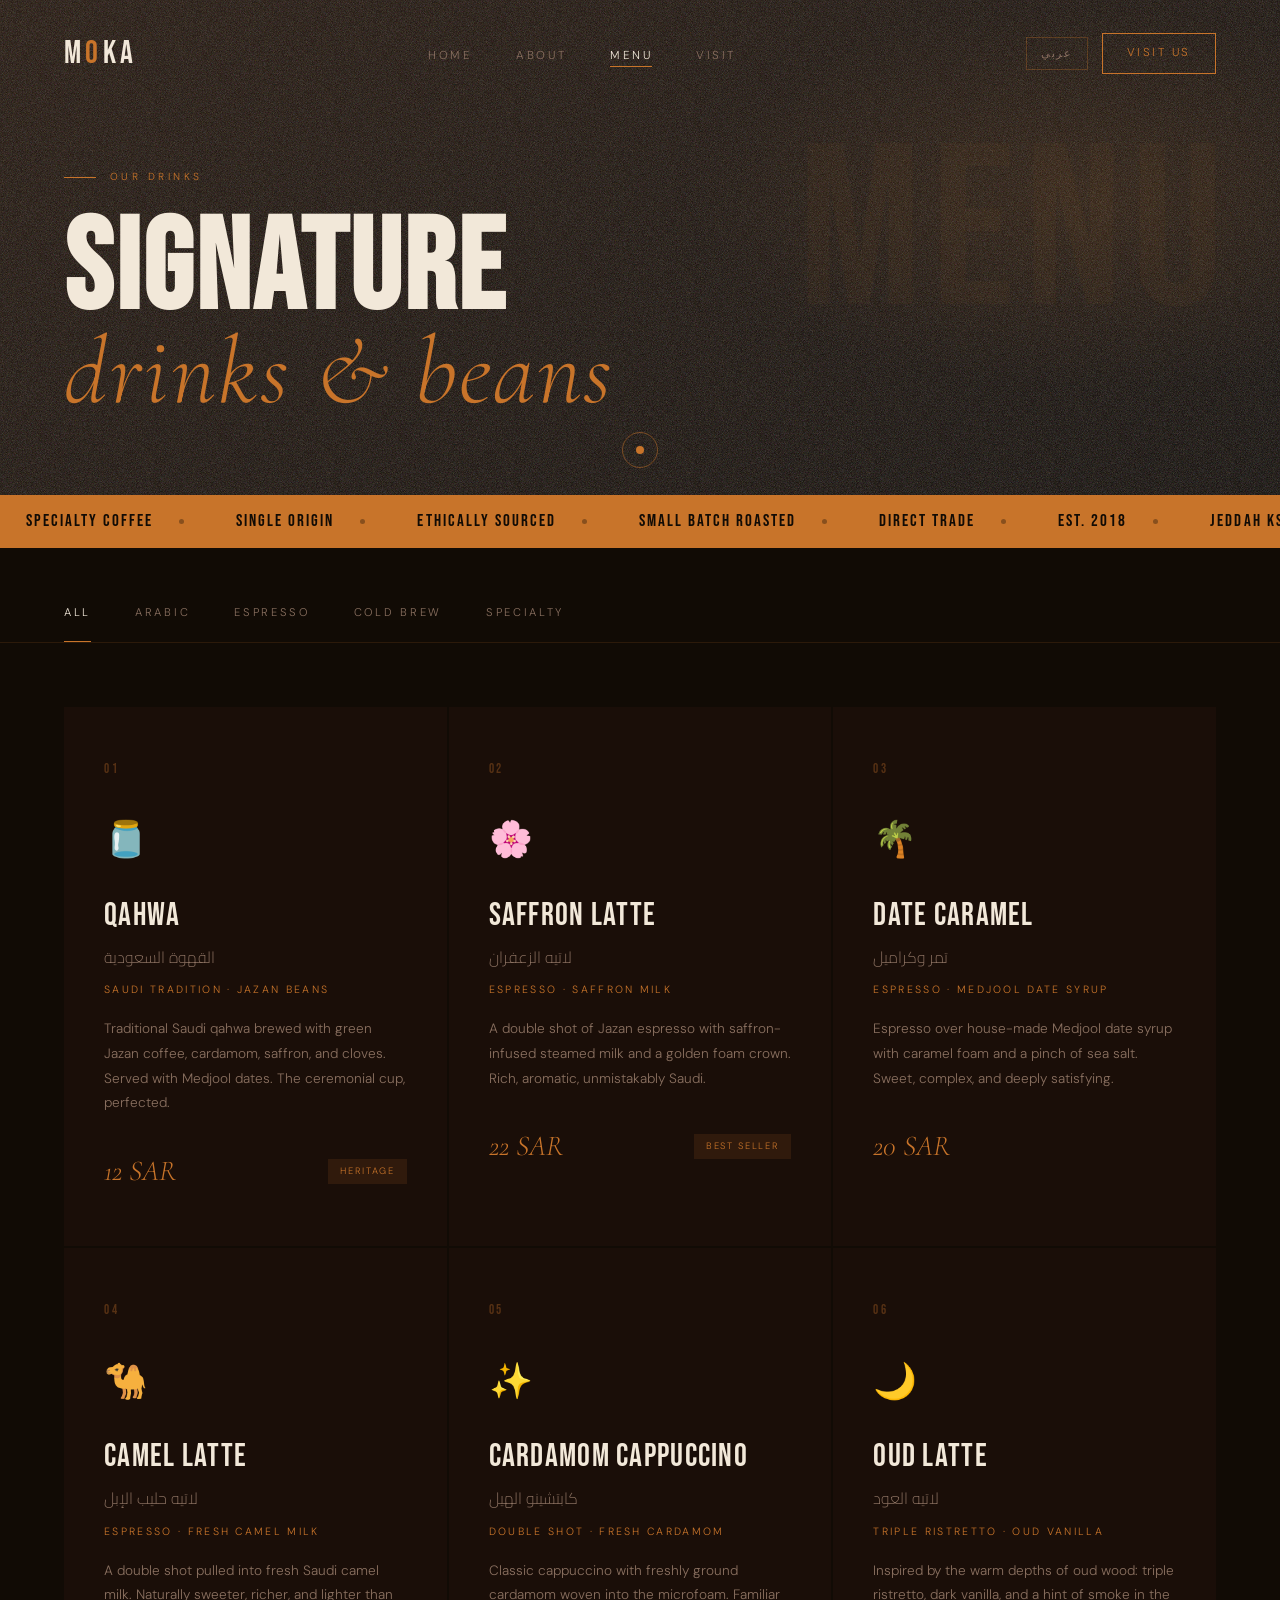
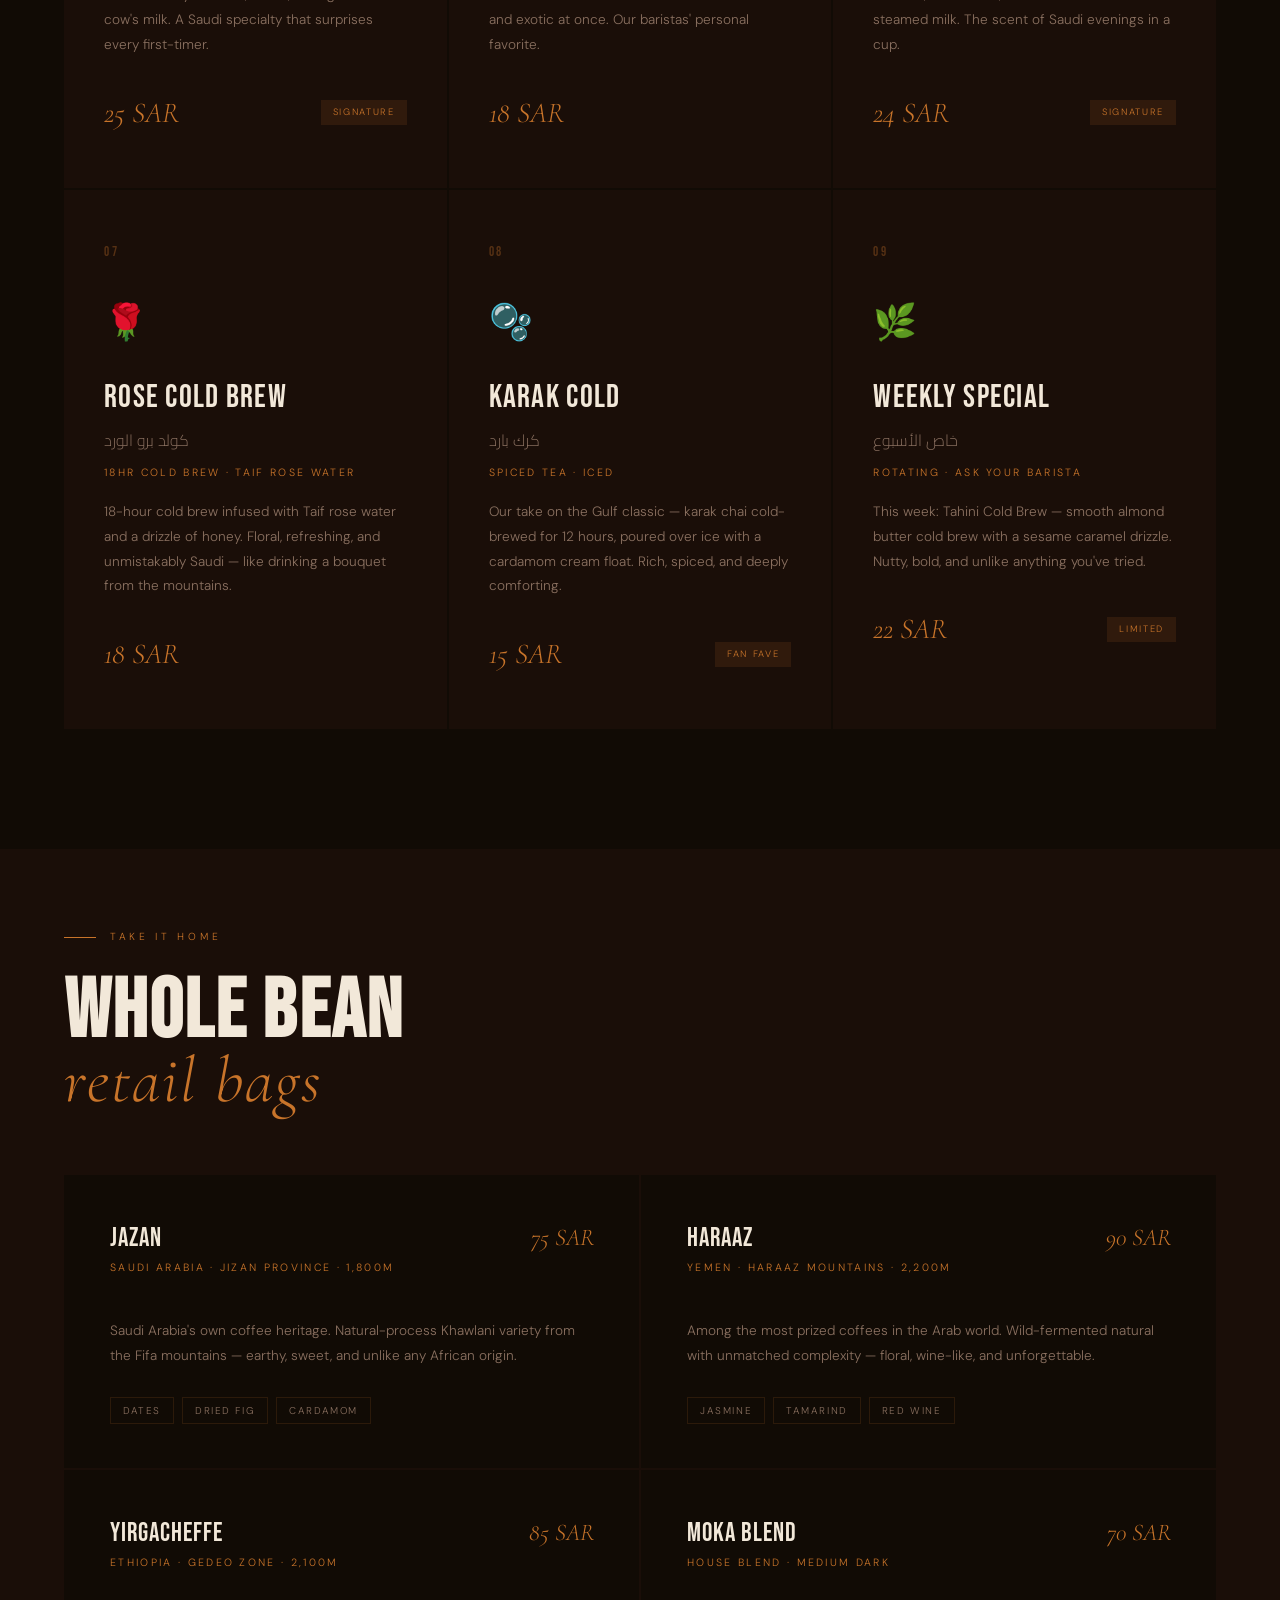
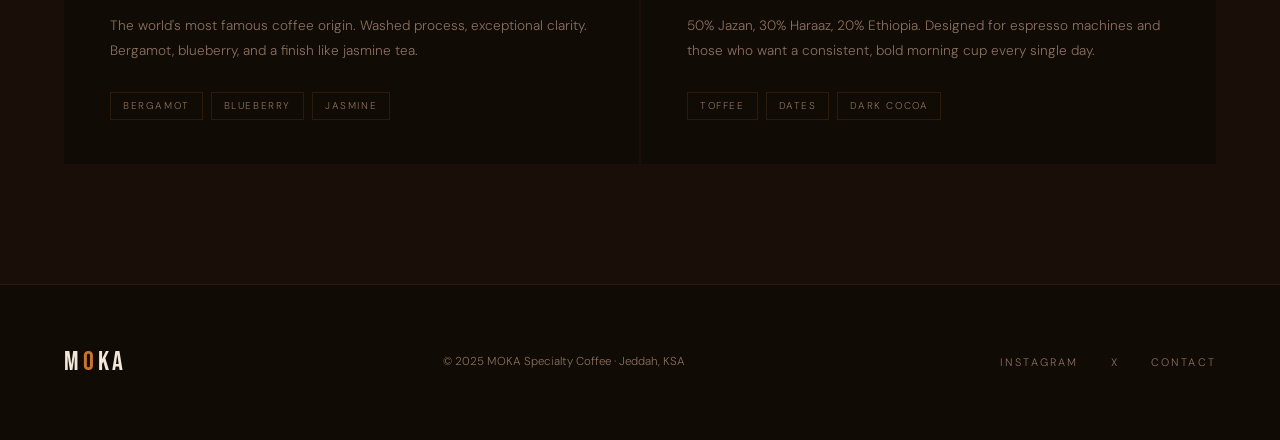
<file: menu.html>
<!DOCTYPE html>
<html lang="en" dir="ltr">
<head>
<meta charset="UTF-8"/><meta name="viewport" content="width=device-width,initial-scale=1.0"/>
<title>Menu — MOKA | القائمة</title>
<link rel="preconnect" href="https://fonts.googleapis.com"/><link rel="preconnect" href="https://fonts.gstatic.com" crossorigin/>
<link href="https://fonts.googleapis.com/css2?family=Cormorant+Garamond:ital,wght@0,300;0,400;1,300;1,400&family=Bebas+Neue&family=DM+Sans:opsz,wght@9..40,300;9..40,400;9..40,500&family=Cairo:wght@300;400;500;600;700&display=swap" rel="stylesheet"/>
<link rel="stylesheet" href="styles.css"/>
<style>
*,*::before,*::after{box-sizing:border-box;margin:0;padding:0;}
:root{--espresso:#1a0e08;--dark:#110b05;--cream:#f2e8d9;--amber:#c8742a;--gold:#d4a853;--muted:#8a7060;--muted-2:#5c4a3a;--border:rgba(200,116,42,.15);--font-display:'Bebas Neue',sans-serif;--font-serif:'Cormorant Garamond',serif;--font-body:'DM Sans',sans-serif;--font-arabic:'Cairo',sans-serif;--ease-out:cubic-bezier(.23,1,.32,1);}
html{scroll-behavior:smooth;}
body{background:var(--dark);color:var(--cream);font-family:var(--font-body);font-weight:300;line-height:1.6;overflow-x:hidden;cursor:none;}
*,a,button{cursor:none!important;}
[dir="rtl"] body{cursor:auto;font-family:var(--font-arabic);}
[dir="rtl"] *,[dir="rtl"] a,[dir="rtl"] button{cursor:auto!important;}
button{background:none;border:none;font:inherit;}
img,svg{display:block;max-width:100%;}
#cursor{position:fixed;top:0;left:0;z-index:9999;pointer-events:none;}
.cursor__dot{position:fixed;width:8px;height:8px;border-radius:50%;background:var(--amber);transform:translate(-50%,-50%);}
.cursor__ring{position:fixed;width:36px;height:36px;border-radius:50%;border:1px solid rgba(200,116,42,.5);transform:translate(-50%,-50%);transition:width .35s var(--ease-out),height .35s var(--ease-out),border-color .3s;}
.cursor__ring.hover{width:60px;height:60px;border-color:rgba(200,116,42,.9);}
.cursor__ring.click{width:20px;height:20px;}
.navbar{position:fixed;top:0;left:0;right:0;z-index:100;display:flex;align-items:center;justify-content:space-between;padding:28px 64px;transition:background .5s,padding .4s;border-bottom:1px solid transparent;}
.navbar.scrolled{background:rgba(13,8,4,.92);backdrop-filter:blur(16px);padding:18px 64px;border-color:var(--border);}
[dir="rtl"] .navbar{flex-direction:row-reverse;}
.nav-logo{font-family:var(--font-display);font-size:2rem;letter-spacing:.14em;color:var(--cream);text-decoration:none;}
.nav-logo span{color:var(--amber);}
[dir="rtl"] .nav-logo{font-family:var(--font-arabic);letter-spacing:0;font-weight:700;}
.nav-links{display:flex;align-items:center;gap:44px;list-style:none;}
[dir="rtl"] .nav-links{flex-direction:row-reverse;}
.nav-links a{font-size:.72rem;letter-spacing:.22em;text-transform:uppercase;color:var(--muted);text-decoration:none;position:relative;transition:color .3s;}
.nav-links a::after{content:'';position:absolute;bottom:-4px;left:0;width:0;height:1px;background:var(--amber);transition:width .38s var(--ease-out);}
.nav-links a:hover,.nav-links a.active{color:var(--cream);}
.nav-links a:hover::after,.nav-links a.active::after{width:100%;}
[dir="rtl"] .nav-links a{letter-spacing:0;}
.nav-right{display:flex;align-items:center;gap:14px;}
.lang-toggle{font-size:.68rem;letter-spacing:.15em;color:var(--muted);border:1px solid rgba(200,116,42,.3);padding:7px 14px;font-family:var(--font-body);transition:color .3s,border-color .3s;text-transform:uppercase;}
.lang-toggle:hover{color:var(--amber);border-color:var(--amber);}
.nav-cta{font-size:.72rem;letter-spacing:.22em;text-transform:uppercase;color:var(--amber);border:1px solid var(--amber);padding:10px 24px;text-decoration:none;transition:background .3s,color .3s;}
.nav-cta:hover{background:var(--amber);color:var(--dark);}
[dir="rtl"] .nav-cta{letter-spacing:0;}
.nav-burger{display:none;flex-direction:column;justify-content:center;gap:5px;width:36px;height:36px;padding:4px;z-index:110;}
.nav-burger span{display:block;width:24px;height:1.5px;background:var(--cream);transition:transform .35s var(--ease-out),opacity .25s,width .3s;border-radius:1px;}
.nav-burger.open span:nth-child(1){transform:translateY(6.5px) rotate(45deg);}
.nav-burger.open span:nth-child(2){opacity:0;width:0;}
.nav-burger.open span:nth-child(3){transform:translateY(-6.5px) rotate(-45deg);}
.mobile-overlay{position:fixed;inset:0;background:rgba(0,0,0,.7);z-index:150;opacity:0;pointer-events:none;transition:opacity .4s;}
.mobile-overlay.open{opacity:1;pointer-events:all;}
.mobile-nav{position:fixed;top:0;right:-110%;bottom:0;width:min(340px,88vw);background:var(--espresso);z-index:160;display:flex;flex-direction:column;transition:right .45s var(--ease-out);border-left:1px solid var(--border);}
.mobile-nav.open{right:0;}
[dir="rtl"] .mobile-nav{right:auto;left:-110%;border-left:none;border-right:1px solid var(--border);}
[dir="rtl"] .mobile-nav.open{left:0;right:auto;}
.mobile-nav-header{display:flex;align-items:center;justify-content:space-between;padding:28px 32px;border-bottom:1px solid var(--border);}
[dir="rtl"] .mobile-nav-header{flex-direction:row-reverse;}
.mobile-nav-logo{font-family:var(--font-display);font-size:1.6rem;letter-spacing:.14em;color:var(--cream);}
.mobile-nav-logo em{color:var(--amber);font-style:normal;}
[dir="rtl"] .mobile-nav-logo{font-family:var(--font-arabic);letter-spacing:0;font-weight:700;}
.mobile-nav-close{font-size:1rem;color:var(--muted);padding:8px;line-height:1;transition:color .3s;}
.mobile-nav-links{list-style:none;padding:28px 32px;display:flex;flex-direction:column;gap:0;flex:1;}
.mobile-nav-links a{display:block;font-family:var(--font-display);font-size:2.2rem;letter-spacing:.04em;color:var(--muted-2);text-decoration:none;padding:14px 0;border-bottom:1px solid rgba(200,116,42,.07);transition:color .3s,padding-left .3s;}
.mobile-nav-links a:hover,.mobile-nav-links a.active{color:var(--cream);}
.mobile-nav-links a.active{color:var(--amber);}
.mobile-nav-links a:hover{padding-left:10px;}
[dir="rtl"] .mobile-nav-links a{font-family:var(--font-arabic);letter-spacing:0;font-size:1.6rem;text-align:right;}
[dir="rtl"] .mobile-nav-links a:hover{padding-left:0;padding-right:10px;}
.mobile-nav-footer{padding:24px 32px;border-top:1px solid var(--border);display:flex;align-items:center;justify-content:space-between;gap:12px;}
[dir="rtl"] .mobile-nav-footer{flex-direction:row-reverse;}
.mobile-nav-cta{font-size:.7rem;letter-spacing:.18em;text-transform:uppercase;color:var(--amber);border:1px solid var(--amber);padding:10px 20px;text-decoration:none;transition:background .3s,color .3s;}
.mobile-nav-cta:hover{background:var(--amber);color:var(--dark);}
[dir="rtl"] .mobile-nav-cta{letter-spacing:0;}
.mobile-lang-btn{font-size:.68rem;letter-spacing:.15em;text-transform:uppercase;color:var(--muted);border:1px solid rgba(200,116,42,.3);padding:8px 14px;transition:color .3s,border-color .3s;}
.mobile-lang-btn:hover{color:var(--amber);border-color:var(--amber);}
.section-label{display:flex;align-items:center;gap:14px;font-size:.64rem;letter-spacing:.36em;text-transform:uppercase;color:var(--amber);margin-bottom:28px;}
.section-label::before{content:'';flex-shrink:0;width:32px;height:1px;background:var(--amber);}
[dir="rtl"] .section-label{flex-direction:row-reverse;letter-spacing:0;}
[dir="rtl"] .section-label::before{display:none;}
[dir="rtl"] .section-label::after{content:'';flex-shrink:0;width:32px;height:1px;background:var(--amber);}
.section-h2{font-family:var(--font-display);font-size:clamp(3.2rem,6.5vw,5.8rem);line-height:.93;letter-spacing:.025em;color:var(--cream);margin-bottom:28px;}
.section-h2 em{font-family:var(--font-serif);font-style:italic;font-weight:300;color:var(--amber);font-size:.78em;display:block;}
[dir="rtl"] .section-h2{font-family:var(--font-arabic);letter-spacing:0;line-height:1.2;font-weight:700;}
[dir="rtl"] .section-h2 em{font-family:var(--font-arabic);font-style:normal;}
.noise{position:absolute;inset:0;pointer-events:none;opacity:.3;background-image:url("data:image/svg+xml,%3Csvg viewBox='0 0 256 256' xmlns='http://www.w3.org/2000/svg'%3E%3Cfilter id='n'%3E%3CfeTurbulence type='fractalNoise' baseFrequency='.85' numOctaves='4' stitchTiles='stitch'/%3E%3C/filter%3E%3Crect width='100%25' height='100%25' filter='url(%23n)'/%3E%3C/svg%3E");background-size:180px;}
.marquee-wrap{background:var(--amber);padding:13px 0;overflow:hidden;}
.marquee-track{display:flex;width:max-content;animation:marquee 22s linear infinite;}
[dir="rtl"] .marquee-track{animation-direction:reverse;}
.marquee-item{display:flex;align-items:center;gap:26px;padding:0 26px;font-family:var(--font-display);font-size:1.05rem;letter-spacing:.12em;color:var(--dark);white-space:nowrap;}
[dir="rtl"] .marquee-item{font-family:var(--font-arabic);letter-spacing:0;}
.marquee-dot{width:5px;height:5px;border-radius:50%;background:rgba(17,11,5,.35);flex-shrink:0;}
.footer{padding:56px 64px;border-top:1px solid var(--border);display:flex;align-items:center;justify-content:space-between;gap:32px;flex-wrap:wrap;}
[dir="rtl"] .footer{flex-direction:row-reverse;}
.footer-logo{font-family:var(--font-display);font-size:1.7rem;letter-spacing:.14em;color:var(--cream);text-decoration:none;}
.footer-logo span{color:var(--amber);}
[dir="rtl"] .footer-logo{font-family:var(--font-arabic);letter-spacing:0;font-weight:700;}
.footer-copy{font-size:.72rem;color:var(--muted);}
.footer-links{display:flex;gap:32px;}
.footer-links a{font-size:.68rem;letter-spacing:.2em;text-transform:uppercase;color:var(--muted);text-decoration:none;transition:color .3s;}
.footer-links a:hover{color:var(--amber);}
.reveal{opacity:0;transform:translateY(36px);transition:opacity .85s var(--ease-out),transform .85s var(--ease-out);}
.reveal.visible{opacity:1;transform:translateY(0);}
.reveal-delay-1{transition-delay:.12s;}.reveal-delay-2{transition-delay:.24s;}.reveal-delay-3{transition-delay:.38s;}
.ar-only{display:none!important;}
[dir="rtl"] .en-only{display:none!important;}
[dir="rtl"] .ar-only{display:block!important;}
@keyframes fadeUp{to{opacity:1;transform:translateY(0);}}
@keyframes marquee{from{transform:translateX(0);}to{transform:translateX(-50%);}}

/* ── MENU PAGE ── */
.page-hero{position:relative;min-height:55vh;display:flex;align-items:flex-end;overflow:hidden;padding:0 64px 80px;}
.page-hero-bg{position:absolute;inset:0;background:radial-gradient(ellipse 55% 70% at 85% 40%,rgba(200,116,42,.11) 0%,transparent 55%),linear-gradient(155deg,#1e1108 0%,#0d0804 100%);}
.page-hero-wm{position:absolute;top:120px;right:48px;font-family:var(--font-display);font-size:clamp(7rem,18vw,16rem);color:rgba(200,116,42,.04);pointer-events:none;user-select:none;letter-spacing:.04em;line-height:1;}
[dir="rtl"] .page-hero-wm{right:auto;left:48px;font-family:var(--font-arabic);}
.page-hero-content{position:relative;z-index:1;}
[dir="rtl"] .page-hero-content{text-align:right;}
.page-hero-tag{font-size:.64rem;letter-spacing:.34em;text-transform:uppercase;color:var(--amber);margin-bottom:28px;display:flex;align-items:center;gap:14px;opacity:0;animation:fadeUp .7s .2s forwards;}
.page-hero-tag::before{content:'';width:32px;height:1px;background:var(--amber);}
[dir="rtl"] .page-hero-tag{flex-direction:row-reverse;letter-spacing:0;}
[dir="rtl"] .page-hero-tag::before{display:none;}
[dir="rtl"] .page-hero-tag::after{content:'';width:32px;height:1px;background:var(--amber);}
.page-hero h1{font-family:var(--font-display);font-size:clamp(4rem,10vw,9rem);line-height:.9;letter-spacing:.02em;color:var(--cream);opacity:0;animation:fadeUp .8s .35s forwards;}
.page-hero h1 em{font-family:var(--font-serif);font-style:italic;font-weight:300;color:var(--amber);font-size:.75em;display:block;}
[dir="rtl"] .page-hero h1{font-family:var(--font-arabic);letter-spacing:0;line-height:1.1;font-weight:700;}
[dir="rtl"] .page-hero h1 em{font-family:var(--font-arabic);font-style:normal;}

/* filter */
.filter-bar{padding:56px 64px 0;display:flex;align-items:center;border-bottom:1px solid var(--border);overflow-x:auto;}
[dir="rtl"] .filter-bar{flex-direction:row-reverse;}
.filter-tab{font-size:.7rem;letter-spacing:.24em;text-transform:uppercase;color:var(--muted);padding:0 0 20px;margin-inline-end:44px;position:relative;transition:color .3s;font-family:var(--font-body);white-space:nowrap;}
.filter-tab::after{content:'';position:absolute;bottom:-1px;left:0;width:0;height:2px;background:var(--amber);transition:width .35s var(--ease-out);}
.filter-tab.active,.filter-tab:hover{color:var(--cream);}
.filter-tab.active::after,.filter-tab:hover::after{width:100%;}
[dir="rtl"] .filter-tab{letter-spacing:0;font-family:var(--font-arabic);}
[dir="rtl"] .filter-tab::after{left:auto;right:0;}

/* cards */
.menu-section{padding:64px 64px 120px;}
.menu-grid{display:grid;grid-template-columns:repeat(3,1fr);gap:2px;}
.menu-card{background:var(--espresso);padding:52px 40px;position:relative;overflow:hidden;transition:background .4s;}
.menu-card::after{content:'';position:absolute;bottom:0;left:0;width:0;height:2px;background:var(--amber);transition:width .5s var(--ease-out);}
.menu-card:hover{background:#180e07;}
.menu-card:hover::after{width:100%;}
[dir="rtl"] .menu-card{text-align:right;}
[dir="rtl"] .menu-card::after{left:auto;right:0;}
.menu-card-num{font-family:var(--font-display);font-size:.8rem;letter-spacing:.22em;color:rgba(200,116,42,.35);margin-bottom:32px;}
[dir="rtl"] .menu-card-num{font-family:var(--font-arabic);letter-spacing:0;}
.menu-card-icon{font-size:2.2rem;margin-bottom:22px;}
.menu-card-name{font-family:var(--font-display);font-size:2rem;letter-spacing:.04em;color:var(--cream);margin-bottom:4px;}
[dir="rtl"] .menu-card-name{font-family:var(--font-arabic);letter-spacing:0;}
.menu-card-name-ar{font-family:var(--font-arabic);font-size:1rem;color:var(--muted);margin-bottom:12px;}
.menu-card-origin{font-size:.66rem;letter-spacing:.22em;text-transform:uppercase;color:var(--amber);margin-bottom:18px;}
[dir="rtl"] .menu-card-origin{letter-spacing:0;}
.menu-card-desc{font-size:.85rem;line-height:1.82;color:var(--muted);margin-bottom:32px;}
.menu-card-footer{display:flex;align-items:center;justify-content:space-between;}
[dir="rtl"] .menu-card-footer{flex-direction:row-reverse;}
.menu-card-price{font-family:var(--font-serif);font-style:italic;font-size:1.8rem;color:var(--amber);}
[dir="rtl"] .menu-card-price{font-family:var(--font-arabic);font-style:normal;font-weight:600;}
.menu-tag{font-size:.58rem;letter-spacing:.18em;text-transform:uppercase;background:rgba(200,116,42,.12);color:var(--amber);padding:5px 12px;}
[dir="rtl"] .menu-tag{letter-spacing:0;}

/* beans */
.beans-section{padding:80px 64px 120px;background:var(--espresso);}
.beans-grid{display:grid;grid-template-columns:repeat(2,1fr);gap:2px;margin-top:64px;}
.bean-card{background:var(--dark);padding:44px;border-left:2px solid transparent;transition:border-color .4s,background .4s;}
.bean-card:hover{border-color:var(--amber);background:#130b05;}
[dir="rtl"] .bean-card{border-left:none;border-right:2px solid transparent;text-align:right;}
[dir="rtl"] .bean-card:hover{border-color:var(--amber);}
.bean-header{display:flex;justify-content:space-between;align-items:flex-start;margin-bottom:24px;}
[dir="rtl"] .bean-header{flex-direction:row-reverse;}
.bean-origin{font-family:var(--font-display);font-size:1.6rem;letter-spacing:.04em;color:var(--cream);}
[dir="rtl"] .bean-origin{font-family:var(--font-arabic);letter-spacing:0;}
.bean-price{font-family:var(--font-serif);font-style:italic;font-size:1.5rem;color:var(--amber);}
[dir="rtl"] .bean-price{font-family:var(--font-arabic);font-style:normal;font-weight:600;}
.bean-region{font-size:.66rem;letter-spacing:.22em;text-transform:uppercase;color:var(--amber);margin-bottom:18px;}
[dir="rtl"] .bean-region{letter-spacing:0;}
.bean-desc{font-size:.85rem;line-height:1.82;color:var(--muted);margin-bottom:28px;}
.bean-notes{display:flex;gap:8px;flex-wrap:wrap;}
[dir="rtl"] .bean-notes{flex-direction:row-reverse;}
.bean-note{font-size:.62rem;letter-spacing:.16em;text-transform:uppercase;border:1px solid var(--border);color:var(--muted);padding:5px 12px;transition:border-color .3s,color .3s;}
.bean-card:hover .bean-note{border-color:rgba(200,116,42,.3);color:var(--cream);}
[dir="rtl"] .bean-note{letter-spacing:0;}

@media(max-width:960px){
  .navbar,.navbar.scrolled{padding:20px 24px;} .nav-links,.nav-cta,.lang-toggle{display:none;} .nav-burger{display:flex;}
  .page-hero{padding:0 28px 60px;} .page-hero-wm{display:none;}
  .filter-bar{padding:40px 28px 0;}
  .menu-section{padding:48px 28px 80px;} .menu-grid{grid-template-columns:1fr;}
  .beans-section{padding:48px 28px 80px;} .beans-grid{grid-template-columns:1fr;}
  .footer{padding:40px 28px;flex-direction:column;align-items:flex-start;}
  [dir="rtl"] .footer{align-items:flex-end;}
}
</style>
</head>
<body>
<div id="cursor"><div class="cursor__dot"></div><div class="cursor__ring"></div></div>
<div class="mobile-overlay" id="mobile-overlay"></div>
<div class="mobile-nav" id="mobile-nav">
  <div class="mobile-nav-header"><span class="mobile-nav-logo">M<em>O</em>KA</span><button class="mobile-nav-close" id="mobile-close">✕</button></div>
  <ul class="mobile-nav-links">
    <li><a href="index.html"><span data-en="Home" data-ar="الرئيسية">Home</span></a></li>
    <li><a href="about.html"><span data-en="About" data-ar="قصتنا">About</span></a></li>
    <li><a href="menu.html" class="active"><span data-en="Menu" data-ar="القائمة">Menu</span></a></li>
    <li><a href="contact.html"><span data-en="Visit" data-ar="زيارتنا">Visit</span></a></li>
  </ul>
  <div class="mobile-nav-footer"><a href="contact.html" class="mobile-nav-cta"><span data-en="Visit Us" data-ar="زورونا">Visit Us</span></a><button class="mobile-lang-btn">عربي</button></div>
</div>
<nav class="navbar">
  <a href="index.html" class="nav-logo">M<span>O</span>KA</a>
  <ul class="nav-links">
    <li><a href="index.html"><span data-en="Home" data-ar="الرئيسية">Home</span></a></li>
    <li><a href="about.html"><span data-en="About" data-ar="قصتنا">About</span></a></li>
    <li><a href="menu.html" class="active"><span data-en="Menu" data-ar="القائمة">Menu</span></a></li>
    <li><a href="contact.html"><span data-en="Visit" data-ar="زيارتنا">Visit</span></a></li>
  </ul>
  <div class="nav-right"><button class="lang-toggle">عربي</button><a href="contact.html" class="nav-cta"><span data-en="Visit Us" data-ar="زورونا">Visit Us</span></a><button class="nav-burger" id="nav-burger" aria-label="Menu"><span></span><span></span><span></span></button></div>
</nav>

<section class="page-hero">
  <div class="page-hero-bg"></div><div class="noise"></div>
  <div class="page-hero-wm"><span data-en="MENU" data-ar="القائمة">MENU</span></div>
  <div class="page-hero-content">
    <div class="page-hero-tag"><span data-en="Our Drinks" data-ar="مشروباتنا">Our Drinks</span></div>
    <h1><span data-en="SIGNATURE" data-ar="مشروباتنا">SIGNATURE</span><br><em><span data-en="drinks &amp; beans" data-ar="المميزة">drinks &amp; beans</span></em></h1>
  </div>
</section>

<div class="marquee-wrap"><div class="marquee-track" id="marquee-track"></div></div>

<div class="filter-bar">
  <button class="filter-tab active" data-cat="all"><span data-en="All" data-ar="الكل">All</span></button>
  <button class="filter-tab" data-cat="arabic"><span data-en="Arabic" data-ar="عربي">Arabic</span></button>
  <button class="filter-tab" data-cat="espresso"><span data-en="Espresso" data-ar="إسبريسو">Espresso</span></button>
  <button class="filter-tab" data-cat="cold"><span data-en="Cold Brew" data-ar="كولد برو">Cold Brew</span></button>
  <button class="filter-tab" data-cat="specialty"><span data-en="Specialty" data-ar="متخصص">Specialty</span></button>
</div>

<section class="menu-section">
  <div class="menu-grid">

    <div class="menu-card reveal" data-cat="arabic">
      <div class="menu-card-num"><span data-en="01" data-ar="٠١">01</span></div>
      <div class="menu-card-icon">🫙</div>
      <div class="menu-card-name"><span data-en="QAHWA" data-ar="القهوة السعودية">QAHWA</span></div>
      <div class="menu-card-name-ar en-only">القهوة السعودية</div>
      <div class="menu-card-origin"><span data-en="Saudi Tradition · Jazan Beans" data-ar="تراث سعودي · بن جازان">Saudi Tradition · Jazan Beans</span></div>
      <p class="menu-card-desc en-only">Traditional Saudi qahwa brewed with green Jazan coffee, cardamom, saffron, and cloves. Served with Medjool dates. The ceremonial cup, perfected.</p>
      <p class="menu-card-desc ar-only" style="display:none">قهوة سعودية تقليدية بحبوب جازان الخضراء، الهيل، الزعفران والقرنفل. تُقدّم مع تمر المجدول. الفنجان الاحتفالي في أبهى صوره.</p>
      <div class="menu-card-footer"><div class="menu-card-price"><span data-en="12 SAR" data-ar="١٢ ر.س">12 SAR</span></div><div class="menu-tag"><span data-en="Heritage" data-ar="تراث">Heritage</span></div></div>
    </div>

    <div class="menu-card reveal reveal-delay-1" data-cat="arabic">
      <div class="menu-card-num"><span data-en="02" data-ar="٠٢">02</span></div>
      <div class="menu-card-icon">🌸</div>
      <div class="menu-card-name"><span data-en="SAFFRON LATTE" data-ar="لاتيه الزعفران">SAFFRON LATTE</span></div>
      <div class="menu-card-name-ar en-only">لاتيه الزعفران</div>
      <div class="menu-card-origin"><span data-en="Espresso · Saffron Milk" data-ar="إسبريسو · حليب زعفران">Espresso · Saffron Milk</span></div>
      <p class="menu-card-desc en-only">A double shot of Jazan espresso with saffron-infused steamed milk and a golden foam crown. Rich, aromatic, unmistakably Saudi.</p>
      <p class="menu-card-desc ar-only" style="display:none">شوت مزدوج من إسبريسو جازان مع حليب مبخّر بالزعفران وتاج من الرغوة الذهبية. غني، عطري، سعودي بامتياز.</p>
      <div class="menu-card-footer"><div class="menu-card-price"><span data-en="22 SAR" data-ar="٢٢ ر.س">22 SAR</span></div><div class="menu-tag"><span data-en="Best Seller" data-ar="الأكثر طلباً">Best Seller</span></div></div>
    </div>

    <div class="menu-card reveal reveal-delay-2" data-cat="arabic">
      <div class="menu-card-num"><span data-en="03" data-ar="٠٣">03</span></div>
      <div class="menu-card-icon">🌴</div>
      <div class="menu-card-name"><span data-en="DATE CARAMEL" data-ar="تمر وكراميل">DATE CARAMEL</span></div>
      <div class="menu-card-name-ar en-only">تمر وكراميل</div>
      <div class="menu-card-origin"><span data-en="Espresso · Medjool Date Syrup" data-ar="إسبريسو · شراب تمر مجدول">Espresso · Medjool Date Syrup</span></div>
      <p class="menu-card-desc en-only">Espresso over house-made Medjool date syrup with caramel foam and a pinch of sea salt. Sweet, complex, and deeply satisfying.</p>
      <p class="menu-card-desc ar-only" style="display:none">إسبريسو فوق شراب تمر مجدول منزلي الصنع مع رغوة كراميل وقرصة ملح بحري. حلو، معقد، ومُرضٍ للغاية.</p>
      <div class="menu-card-footer"><div class="menu-card-price"><span data-en="20 SAR" data-ar="٢٠ ر.س">20 SAR</span></div></div>
    </div>

    <div class="menu-card reveal" data-cat="specialty">
      <div class="menu-card-num"><span data-en="04" data-ar="٠٤">04</span></div>
      <div class="menu-card-icon">🐪</div>
      <div class="menu-card-name"><span data-en="CAMEL LATTE" data-ar="لاتيه الإبل">CAMEL LATTE</span></div>
      <div class="menu-card-name-ar en-only">لاتيه حليب الإبل</div>
      <div class="menu-card-origin"><span data-en="Espresso · Fresh Camel Milk" data-ar="إسبريسو · حليب إبل طازج">Espresso · Fresh Camel Milk</span></div>
      <p class="menu-card-desc en-only">A double shot pulled into fresh Saudi camel milk. Naturally sweeter, richer, and lighter than cow's milk. A Saudi specialty that surprises every first-timer.</p>
      <p class="menu-card-desc ar-only" style="display:none">شوت مزدوج في حليب إبل سعودي طازج. أحلى طبيعياً، أغنى وأخف من حليب البقر. تخصص سعودي يُفاجئ كل من يجربه لأول مرة.</p>
      <div class="menu-card-footer"><div class="menu-card-price"><span data-en="25 SAR" data-ar="٢٥ ر.س">25 SAR</span></div><div class="menu-tag"><span data-en="Signature" data-ar="توقيع موكا">Signature</span></div></div>
    </div>

    <div class="menu-card reveal reveal-delay-1" data-cat="espresso">
      <div class="menu-card-num"><span data-en="05" data-ar="٠٥">05</span></div>
      <div class="menu-card-icon">✨</div>
      <div class="menu-card-name"><span data-en="CARDAMOM CAPPUCCINO" data-ar="كابتشينو الهيل">CARDAMOM CAPPUCCINO</span></div>
      <div class="menu-card-name-ar en-only">كابتشينو الهيل</div>
      <div class="menu-card-origin"><span data-en="Double Shot · Fresh Cardamom" data-ar="شوت مزدوج · هيل طازج">Double Shot · Fresh Cardamom</span></div>
      <p class="menu-card-desc en-only">Classic cappuccino with freshly ground cardamom woven into the microfoam. Familiar and exotic at once. Our baristas' personal favorite.</p>
      <p class="menu-card-desc ar-only" style="display:none">كابتشينو كلاسيكي مع هيل مطحون طازج في الرغوة الدقيقة. مألوف وغريب في آنٍ واحد. المفضل الشخصي لباريستانا.</p>
      <div class="menu-card-footer"><div class="menu-card-price"><span data-en="18 SAR" data-ar="١٨ ر.س">18 SAR</span></div></div>
    </div>

    <div class="menu-card reveal reveal-delay-2" data-cat="espresso">
      <div class="menu-card-num"><span data-en="06" data-ar="٠٦">06</span></div>
      <div class="menu-card-icon">🌙</div>
      <div class="menu-card-name"><span data-en="OUD LATTE" data-ar="لاتيه العود">OUD LATTE</span></div>
      <div class="menu-card-name-ar en-only">لاتيه العود</div>
      <div class="menu-card-origin"><span data-en="Triple Ristretto · Oud Vanilla" data-ar="ثلاثي ريستريتو · عود وفانيليا">Triple Ristretto · Oud Vanilla</span></div>
      <p class="menu-card-desc en-only">Inspired by the warm depths of oud wood: triple ristretto, dark vanilla, and a hint of smoke in the steamed milk. The scent of Saudi evenings in a cup.</p>
      <p class="menu-card-desc ar-only" style="display:none">مستوحى من عمق خشب العود الدافئ: ثلاثي ريستريتو، فانيليا داكنة، ولمسة دخان في الحليب. رائحة الأمسيات السعودية في فنجان.</p>
      <div class="menu-card-footer"><div class="menu-card-price"><span data-en="24 SAR" data-ar="٢٤ ر.س">24 SAR</span></div><div class="menu-tag"><span data-en="Signature" data-ar="توقيع موكا">Signature</span></div></div>
    </div>

    <div class="menu-card reveal" data-cat="cold">
      <div class="menu-card-num"><span data-en="07" data-ar="٠٧">07</span></div>
      <div class="menu-card-icon">🌹</div>
      <div class="menu-card-name"><span data-en="ROSE COLD BREW" data-ar="كولد برو الورد">ROSE COLD BREW</span></div>
      <div class="menu-card-name-ar en-only">كولد برو الورد</div>
      <div class="menu-card-origin"><span data-en="18hr Cold Brew · Taif Rose Water" data-ar="كولد برو ١٨ ساعة · ورد الطائف">18hr Cold Brew · Taif Rose Water</span></div>
      <p class="menu-card-desc en-only">18-hour cold brew infused with Taif rose water and a drizzle of honey. Floral, refreshing, and unmistakably Saudi — like drinking a bouquet from the mountains.</p>
      <p class="menu-card-desc ar-only" style="display:none">كولد برو ١٨ ساعة بماء ورد الطائف وخيط من العسل. زهري، منعش، وسعودي بامتياز — كأنك تشرب باقة من جبال الطائف.</p>
      <div class="menu-card-footer"><div class="menu-card-price"><span data-en="18 SAR" data-ar="١٨ ر.س">18 SAR</span></div></div>
    </div>

    <div class="menu-card reveal reveal-delay-1" data-cat="cold">
      <div class="menu-card-num"><span data-en="08" data-ar="٠٨">08</span></div>
      <div class="menu-card-icon">🫧</div>
      <div class="menu-card-name"><span data-en="KARAK COLD" data-ar="كرك بارد">KARAK COLD</span></div>
      <div class="menu-card-name-ar en-only">كرك بارد</div>
      <div class="menu-card-origin"><span data-en="Spiced Tea · Iced" data-ar="شاي بالتوابل · مثلّج">Spiced Tea · Iced</span></div>
      <p class="menu-card-desc en-only">Our take on the Gulf classic — karak chai cold-brewed for 12 hours, poured over ice with a cardamom cream float. Rich, spiced, and deeply comforting.</p>
      <p class="menu-card-desc ar-only" style="display:none">تفسيرنا للكلاسيكي الخليجي — كرك مستخلص بارداً لـ١٢ ساعة فوق الثلج مع كريمة هيل. غني، متبّل، ومريح للروح.</p>
      <div class="menu-card-footer"><div class="menu-card-price"><span data-en="15 SAR" data-ar="١٥ ر.س">15 SAR</span></div><div class="menu-tag"><span data-en="Fan Fave" data-ar="المفضل">Fan Fave</span></div></div>
    </div>

    <div class="menu-card reveal reveal-delay-2" data-cat="specialty">
      <div class="menu-card-num"><span data-en="09" data-ar="٠٩">09</span></div>
      <div class="menu-card-icon">🌿</div>
      <div class="menu-card-name"><span data-en="WEEKLY SPECIAL" data-ar="خاص الأسبوع">WEEKLY SPECIAL</span></div>
      <div class="menu-card-name-ar en-only">خاص الأسبوع</div>
      <div class="menu-card-origin"><span data-en="Rotating · Ask Your Barista" data-ar="يتغير أسبوعياً · اسأل الباريستا">Rotating · Ask Your Barista</span></div>
      <p class="menu-card-desc en-only">This week: Tahini Cold Brew — smooth almond butter cold brew with a sesame caramel drizzle. Nutty, bold, and unlike anything you've tried.</p>
      <p class="menu-card-desc ar-only" style="display:none">هذا الأسبوع: كولد برو الطحينة — كولد برو بزبدة اللوز الناعمة وخيط كراميل سمسم. جوزي، جريء، ولا مثيل له.</p>
      <div class="menu-card-footer"><div class="menu-card-price"><span data-en="22 SAR" data-ar="٢٢ ر.س">22 SAR</span></div><div class="menu-tag"><span data-en="Limited" data-ar="محدود">Limited</span></div></div>
    </div>

  </div>
</section>

<!-- BEANS -->
<section class="beans-section">
  <div class="section-label reveal"><span data-en="Take It Home" data-ar="خذه معك">Take It Home</span></div>
  <h2 class="section-h2 reveal reveal-delay-1"><span data-en="WHOLE BEAN" data-ar="حبوب كاملة">WHOLE BEAN</span><br><em><span data-en="retail bags" data-ar="أكياس بيع">retail bags</span></em></h2>
  <div class="beans-grid">
    <div class="bean-card reveal">
      <div class="bean-header"><div><div class="bean-origin"><span data-en="JAZAN" data-ar="جازان">JAZAN</span></div><div class="bean-region"><span data-en="Saudi Arabia · Jizan Province · 1,800m" data-ar="المملكة العربية السعودية · جازان · ١٨٠٠م">Saudi Arabia · Jizan Province · 1,800m</span></div></div><div class="bean-price"><span data-en="75 SAR" data-ar="٧٥ ر.س">75 SAR</span></div></div>
      <p class="bean-desc en-only">Saudi Arabia's own coffee heritage. Natural-process Khawlani variety from the Fifa mountains — earthy, sweet, and unlike any African origin.</p>
      <p class="bean-desc ar-only" style="display:none">تراث المملكة القهوي. صنف خولاني بالمعالجة الطبيعية من جبال فيفا — ترابي، حلو، لا يشبه أي أصل أفريقي.</p>
      <div class="bean-notes"><span class="bean-note"><span data-en="Dates" data-ar="تمر">Dates</span></span><span class="bean-note"><span data-en="Dried Fig" data-ar="تين">Dried Fig</span></span><span class="bean-note"><span data-en="Cardamom" data-ar="هيل">Cardamom</span></span></div>
    </div>
    <div class="bean-card reveal reveal-delay-1">
      <div class="bean-header"><div><div class="bean-origin"><span data-en="HARAAZ" data-ar="حراز">HARAAZ</span></div><div class="bean-region"><span data-en="Yemen · Haraaz Mountains · 2,200m" data-ar="اليمن · جبال حراز · ٢٢٠٠م">Yemen · Haraaz Mountains · 2,200m</span></div></div><div class="bean-price"><span data-en="90 SAR" data-ar="٩٠ ر.س">90 SAR</span></div></div>
      <p class="bean-desc en-only">Among the most prized coffees in the Arab world. Wild-fermented natural with unmatched complexity — floral, wine-like, and unforgettable.</p>
      <p class="bean-desc ar-only" style="display:none">من أعز حبوب القهوة في العالم العربي. طبيعي مخمّر بشكل بري بتعقيد لا مثيل له — زهري، ينبوذي، لا يُنسى.</p>
      <div class="bean-notes"><span class="bean-note"><span data-en="Jasmine" data-ar="ياسمين">Jasmine</span></span><span class="bean-note"><span data-en="Tamarind" data-ar="تمر هندي">Tamarind</span></span><span class="bean-note"><span data-en="Red Wine" data-ar="عنب">Red Wine</span></span></div>
    </div>
    <div class="bean-card reveal">
      <div class="bean-header"><div><div class="bean-origin"><span data-en="YIRGACHEFFE" data-ar="يرجاشيف">YIRGACHEFFE</span></div><div class="bean-region"><span data-en="Ethiopia · Gedeo Zone · 2,100m" data-ar="إثيوبيا · منطقة غيديو · ٢١٠٠م">Ethiopia · Gedeo Zone · 2,100m</span></div></div><div class="bean-price"><span data-en="85 SAR" data-ar="٨٥ ر.س">85 SAR</span></div></div>
      <p class="bean-desc en-only">The world's most famous coffee origin. Washed process, exceptional clarity. Bergamot, blueberry, and a finish like jasmine tea.</p>
      <p class="bean-desc ar-only" style="display:none">أشهر أصل قهوة في العالم. معالجة مغسولة، وضوح استثنائي. برغموت، توت أزرق، ونهاية كشاي الياسمين.</p>
      <div class="bean-notes"><span class="bean-note"><span data-en="Bergamot" data-ar="برغموت">Bergamot</span></span><span class="bean-note"><span data-en="Blueberry" data-ar="توت">Blueberry</span></span><span class="bean-note"><span data-en="Jasmine" data-ar="ياسمين">Jasmine</span></span></div>
    </div>
    <div class="bean-card reveal reveal-delay-1">
      <div class="bean-header"><div><div class="bean-origin"><span data-en="MOKA BLEND" data-ar="خلطة موكا">MOKA BLEND</span></div><div class="bean-region"><span data-en="House Blend · Medium Dark" data-ar="خلطة البيت · متوسطة داكنة">House Blend · Medium Dark</span></div></div><div class="bean-price"><span data-en="70 SAR" data-ar="٧٠ ر.س">70 SAR</span></div></div>
      <p class="bean-desc en-only">50% Jazan, 30% Haraaz, 20% Ethiopia. Designed for espresso machines and those who want a consistent, bold morning cup every single day.</p>
      <p class="bean-desc ar-only" style="display:none">٥٠٪ جازان، ٣٠٪ حراز، ٢٠٪ إثيوبيا. مصممة لآلات الإسبريسو ومن يريد كوباً ثابتاً وجريئاً كل صباح.</p>
      <div class="bean-notes"><span class="bean-note"><span data-en="Toffee" data-ar="توفي">Toffee</span></span><span class="bean-note"><span data-en="Dates" data-ar="تمر">Dates</span></span><span class="bean-note"><span data-en="Dark Cocoa" data-ar="كاكاو">Dark Cocoa</span></span></div>
    </div>
  </div>
</section>

<footer class="footer">
  <a href="index.html" class="footer-logo">M<span>O</span>KA</a>
  <div class="footer-copy"><span data-en="© 2025 MOKA Specialty Coffee · Jeddah, KSA" data-ar="© 2025 موكا للقهوة المتخصصة · جدة، المملكة العربية السعودية">© 2025 MOKA Specialty Coffee · Jeddah, KSA</span></div>
  <div class="footer-links"><a href="#">Instagram</a><a href="#">X</a><a href="contact.html"><span data-en="Contact" data-ar="تواصل">Contact</span></a></div>
</footer>

<script>
const IS_TOUCH='ontouchstart'in window||navigator.maxTouchPoints>0;
const MARQUEE_EN=['Specialty Coffee','Single Origin','Ethically Sourced','Small Batch Roasted','Direct Trade','Est. 2018','Jeddah KSA'];
const MARQUEE_AR=['قهوة متخصصة','مصدر مباشر','تجارة عادلة','تحميص صغير','جدة، المملكة','منذ ٢٠١٨','موكا ☕'];
if(!IS_TOUCH){const dot=document.querySelector('.cursor__dot'),ring=document.querySelector('.cursor__ring');let mx=window.innerWidth/2,my=window.innerHeight/2,rx=mx,ry=my;dot.style.left=mx+'px';dot.style.top=my+'px';ring.style.left=rx+'px';ring.style.top=ry+'px';document.addEventListener('mousemove',e=>{mx=e.clientX;my=e.clientY;dot.style.left=mx+'px';dot.style.top=my+'px';});document.addEventListener('mousedown',()=>ring.classList.add('click'));document.addEventListener('mouseup',()=>ring.classList.remove('click'));(function tick(){rx+=(mx-rx)*.11;ry+=(my-ry)*.11;ring.style.left=rx+'px';ring.style.top=ry+'px';requestAnimationFrame(tick);})();document.querySelectorAll('a,button,.menu-card,.bean-card').forEach(el=>{el.addEventListener('mouseenter',()=>ring.classList.add('hover'));el.addEventListener('mouseleave',()=>ring.classList.remove('hover'));});}else{document.getElementById('cursor').style.display='none';}
(function(){const nav=document.querySelector('.navbar');const u=()=>nav.classList.toggle('scrolled',window.scrollY>60);window.addEventListener('scroll',u,{passive:true});u();})();
(function(){const burger=document.getElementById('nav-burger'),mNav=document.getElementById('mobile-nav'),overlay=document.getElementById('mobile-overlay'),close=document.getElementById('mobile-close');const open=()=>{burger.classList.add('open');mNav.classList.add('open');overlay.classList.add('open');document.body.style.overflow='hidden';};const shut=()=>{burger.classList.remove('open');mNav.classList.remove('open');overlay.classList.remove('open');document.body.style.overflow='';};burger.addEventListener('click',open);close.addEventListener('click',shut);overlay.addEventListener('click',shut);document.querySelectorAll('.mobile-nav-links a').forEach(a=>a.addEventListener('click',shut));})();
function buildMarquee(words){const track=document.getElementById('marquee-track');track.innerHTML='';for(let i=0;i<5;i++)words.forEach(w=>{const el=document.createElement('div');el.className='marquee-item';el.innerHTML=w+'<span class="marquee-dot"></span>';track.appendChild(el);});}
buildMarquee(MARQUEE_EN);
(function(){const els=document.querySelectorAll('.reveal');const io=new IntersectionObserver(entries=>{entries.forEach(e=>{if(e.isIntersecting){e.target.classList.add('visible');io.unobserve(e.target);}});},{threshold:0.08});els.forEach(el=>io.observe(el));})();
(function(){const tabs=document.querySelectorAll('.filter-tab'),cards=document.querySelectorAll('.menu-card[data-cat]');tabs.forEach(tab=>tab.addEventListener('click',()=>{tabs.forEach(t=>t.classList.remove('active'));tab.classList.add('active');const cat=tab.dataset.cat;cards.forEach(c=>{c.style.display=(cat==='all'||c.dataset.cat===cat)?'':'none';});}));})();
function switchLang(lang){document.documentElement.lang=lang;document.documentElement.dir=lang==='ar'?'rtl':'ltr';document.querySelectorAll('[data-en][data-ar]').forEach(el=>{el.textContent=lang==='ar'?el.dataset.ar:el.dataset.en;});document.querySelectorAll('.lang-toggle,.mobile-lang-btn').forEach(btn=>{btn.textContent=lang==='ar'?'EN':'عربي';});document.querySelectorAll('.en-only').forEach(el=>{el.style.display=lang==='ar'?'none':'';});document.querySelectorAll('.ar-only').forEach(el=>{el.style.display=lang==='ar'?'block':'none';});buildMarquee(lang==='ar'?MARQUEE_AR:MARQUEE_EN);const cursor=document.getElementById('cursor');if(cursor)cursor.style.display=(lang==='ar'||IS_TOUCH)?'none':'';document.body.style.cursor=(lang==='ar'||IS_TOUCH)?'auto':'none';localStorage.setItem('moka-lang',lang);}
document.querySelectorAll('.lang-toggle,.mobile-lang-btn').forEach(btn=>{btn.addEventListener('click',()=>switchLang(document.documentElement.lang==='ar'?'en':'ar'));});
const saved=localStorage.getItem('moka-lang');if(saved==='ar')switchLang('ar');
</script>
</body>
</html>
</file>
<file: styles.css>
/*  MOKA — styles.css
    Shared design tokens. Each page also embeds critical CSS inline.
    ================================================================ */

@import url('https://fonts.googleapis.com/css2?family=Cormorant+Garamond:ital,wght@0,300;0,400;1,300;1,400&family=Bebas+Neue&family=DM+Sans:opsz,wght@9..40,300;9..40,400;9..40,500&family=Cairo:wght@300;400;500;600;700&display=swap');

/* ── TOKENS ── */
:root {
  --espresso:#1a0e08; --dark:#110b05; --cream:#f2e8d9;
  --amber:#c8742a; --gold:#d4a853; --muted:#8a7060; --muted-2:#5c4a3a;
  --border:rgba(200,116,42,.15);
  --font-display:'Bebas Neue',sans-serif;
  --font-serif:'Cormorant Garamond',serif;
  --font-body:'DM Sans',sans-serif;
  --font-arabic:'Cairo',sans-serif;
  --ease-out:cubic-bezier(.23,1,.32,1);
}

/* ── RESET ── */
*,*::before,*::after{box-sizing:border-box;margin:0;padding:0;}
html{scroll-behavior:smooth;}
body{background:var(--dark);color:var(--cream);font-family:var(--font-body);font-weight:300;line-height:1.6;overflow-x:hidden;cursor:none;}
*,a,button{cursor:none!important;}
img,svg{display:block;max-width:100%;}
button{background:none;border:none;font:inherit;}

/* Arabic mode */
[dir="rtl"]{font-family:var(--font-arabic);}
[dir="rtl"] body{cursor:auto;}
[dir="rtl"] *,[dir="rtl"] a,[dir="rtl"] button{cursor:auto!important;}

/* ── CURSOR (desktop only) ── */
#cursor{position:fixed;top:0;left:0;z-index:9999;pointer-events:none;}
.cursor__dot{position:fixed;width:8px;height:8px;border-radius:50%;background:var(--amber);transform:translate(-50%,-50%);}
.cursor__ring{position:fixed;width:36px;height:36px;border-radius:50%;border:1px solid rgba(200,116,42,.5);transform:translate(-50%,-50%);transition:width .35s var(--ease-out),height .35s var(--ease-out),border-color .3s;}
.cursor__ring.hover{width:60px;height:60px;border-color:rgba(200,116,42,.9);}
.cursor__ring.click{width:20px;height:20px;}

/* ── NAVBAR ── */
.navbar{position:fixed;top:0;left:0;right:0;z-index:100;display:flex;align-items:center;justify-content:space-between;padding:28px 64px;transition:background .5s,padding .4s;border-bottom:1px solid transparent;}
.navbar.scrolled{background:rgba(13,8,4,.92);backdrop-filter:blur(16px);padding:18px 64px;border-color:var(--border);}
[dir="rtl"] .navbar{flex-direction:row-reverse;}
.nav-logo{font-family:var(--font-display);font-size:2rem;letter-spacing:.14em;color:var(--cream);text-decoration:none;}
.nav-logo span{color:var(--amber);}
[dir="rtl"] .nav-logo{font-family:var(--font-arabic);letter-spacing:0;font-weight:700;}
.nav-links{display:flex;align-items:center;gap:44px;list-style:none;}
[dir="rtl"] .nav-links{flex-direction:row-reverse;}
.nav-links a{font-size:.72rem;letter-spacing:.22em;text-transform:uppercase;color:var(--muted);text-decoration:none;position:relative;transition:color .3s;}
.nav-links a::after{content:'';position:absolute;bottom:-4px;left:0;width:0;height:1px;background:var(--amber);transition:width .38s var(--ease-out);}
.nav-links a:hover,.nav-links a.active{color:var(--cream);}
.nav-links a:hover::after,.nav-links a.active::after{width:100%;}
[dir="rtl"] .nav-links a{letter-spacing:0;font-family:var(--font-arabic);}
.nav-right{display:flex;align-items:center;gap:16px;}

/* ── LANG TOGGLE ── */
.lang-toggle{font-size:.68rem;letter-spacing:.15em;text-transform:uppercase;color:var(--muted);border:1px solid rgba(200,116,42,.3);padding:7px 14px;font-family:var(--font-body);transition:color .3s,border-color .3s,background .3s;}
.lang-toggle:hover{color:var(--amber);border-color:var(--amber);}

/* ── NAV CTA ── */
.nav-cta{font-size:.72rem;letter-spacing:.22em;text-transform:uppercase;color:var(--amber);border:1px solid var(--amber);padding:10px 24px;text-decoration:none;transition:background .3s,color .3s;white-space:nowrap;}
.nav-cta:hover{background:var(--amber);color:var(--dark);}
[dir="rtl"] .nav-cta{letter-spacing:0;font-family:var(--font-arabic);}

/* ── HAMBURGER BUTTON ── */
.nav-burger{display:none;flex-direction:column;justify-content:center;gap:5px;width:36px;height:36px;padding:4px;z-index:110;}
.nav-burger span{display:block;width:24px;height:1.5px;background:var(--cream);transition:transform .35s var(--ease-out),opacity .25s,width .3s;border-radius:1px;}
.nav-burger.open span:nth-child(1){transform:translateY(6.5px) rotate(45deg);}
.nav-burger.open span:nth-child(2){opacity:0;width:0;}
.nav-burger.open span:nth-child(3){transform:translateY(-6.5px) rotate(-45deg);}

/* ── MOBILE OVERLAY ── */
.mobile-overlay{position:fixed;inset:0;background:rgba(0,0,0,.7);z-index:150;opacity:0;pointer-events:none;transition:opacity .4s;backdrop-filter:blur(4px);}
.mobile-overlay.open{opacity:1;pointer-events:all;}

/* ── MOBILE NAV DRAWER ── */
.mobile-nav{position:fixed;top:0;right:-110%;bottom:0;width:min(340px,88vw);background:var(--espresso);z-index:160;display:flex;flex-direction:column;transition:right .45s var(--ease-out);border-left:1px solid var(--border);}
.mobile-nav.open{right:0;}
[dir="rtl"] .mobile-nav{right:auto;left:-110%;border-left:none;border-right:1px solid var(--border);}
[dir="rtl"] .mobile-nav.open{left:0;right:auto;}
.mobile-nav-header{display:flex;align-items:center;justify-content:space-between;padding:28px 32px;border-bottom:1px solid var(--border);}
[dir="rtl"] .mobile-nav-header{flex-direction:row-reverse;}
.mobile-nav-logo{font-family:var(--font-display);font-size:1.6rem;letter-spacing:.14em;color:var(--cream);}
.mobile-nav-logo em{color:var(--amber);font-style:normal;}
[dir="rtl"] .mobile-nav-logo{font-family:var(--font-arabic);letter-spacing:0;font-weight:700;}
.mobile-nav-close{font-size:1rem;color:var(--muted);padding:8px;line-height:1;transition:color .3s;}
.mobile-nav-close:hover{color:var(--cream);}
.mobile-nav-links{list-style:none;padding:28px 32px;display:flex;flex-direction:column;gap:0;flex:1;overflow-y:auto;}
.mobile-nav-links a{display:block;font-family:var(--font-display);font-size:2.2rem;letter-spacing:.04em;color:var(--muted-2);text-decoration:none;padding:14px 0;border-bottom:1px solid rgba(200,116,42,.07);transition:color .3s,padding-left .3s;}
.mobile-nav-links a:hover,.mobile-nav-links a.active{color:var(--cream);}
.mobile-nav-links a.active{color:var(--amber);}
.mobile-nav-links a:hover{padding-left:10px;}
[dir="rtl"] .mobile-nav-links a{font-family:var(--font-arabic);letter-spacing:0;font-size:1.6rem;text-align:right;}
[dir="rtl"] .mobile-nav-links a:hover{padding-left:0;padding-right:10px;}
.mobile-nav-footer{padding:24px 32px;border-top:1px solid var(--border);display:flex;align-items:center;justify-content:space-between;gap:12px;}
[dir="rtl"] .mobile-nav-footer{flex-direction:row-reverse;}
.mobile-nav-cta{font-size:.7rem;letter-spacing:.18em;text-transform:uppercase;color:var(--amber);border:1px solid var(--amber);padding:10px 20px;text-decoration:none;white-space:nowrap;transition:background .3s,color .3s;}
.mobile-nav-cta:hover{background:var(--amber);color:var(--dark);}
[dir="rtl"] .mobile-nav-cta{letter-spacing:0;font-family:var(--font-arabic);}
.mobile-lang-btn{font-size:.68rem;letter-spacing:.15em;text-transform:uppercase;color:var(--muted);border:1px solid rgba(200,116,42,.3);padding:8px 14px;font-family:var(--font-body);transition:color .3s,border-color .3s;}
.mobile-lang-btn:hover{color:var(--amber);border-color:var(--amber);}

/* ── BUTTONS ── */
.btn-primary{display:inline-flex;align-items:center;justify-content:center;background:var(--amber);color:var(--dark);font-family:var(--font-body);font-size:.74rem;letter-spacing:.22em;text-transform:uppercase;padding:17px 44px;text-decoration:none;font-weight:500;position:relative;overflow:hidden;}
.btn-primary::before{content:'';position:absolute;inset:0;background:var(--gold);transform:translateX(-102%);transition:transform .42s var(--ease-out);}
.btn-primary:hover::before{transform:translateX(0);}
.btn-primary span{position:relative;z-index:1;}
[dir="rtl"] .btn-primary{font-family:var(--font-arabic);letter-spacing:0;}
.btn-ghost{display:inline-flex;align-items:center;gap:12px;font-size:.74rem;letter-spacing:.22em;text-transform:uppercase;color:var(--muted);text-decoration:none;transition:color .3s;}
.btn-ghost svg{transition:transform .3s;}
.btn-ghost:hover{color:var(--cream);}
.btn-ghost:hover svg{transform:translateX(7px);}
[dir="rtl"] .btn-ghost{font-family:var(--font-arabic);letter-spacing:0;flex-direction:row-reverse;}
[dir="rtl"] .btn-ghost:hover svg{transform:translateX(-7px);}
.btn-outline{display:inline-flex;align-items:center;justify-content:center;border:1px solid var(--border);color:var(--cream);font-size:.74rem;letter-spacing:.22em;text-transform:uppercase;padding:15px 36px;text-decoration:none;transition:border-color .3s,background .3s,color .3s;}
.btn-outline:hover{border-color:var(--amber);background:rgba(200,116,42,.08);color:var(--amber);}
[dir="rtl"] .btn-outline{font-family:var(--font-arabic);letter-spacing:0;}

/* ── PRIMITIVES ── */
.section-label{display:flex;align-items:center;gap:14px;font-size:.64rem;letter-spacing:.36em;text-transform:uppercase;color:var(--amber);margin-bottom:28px;}
.section-label::before{content:'';flex-shrink:0;width:32px;height:1px;background:var(--amber);}
[dir="rtl"] .section-label{flex-direction:row-reverse;letter-spacing:0;font-family:var(--font-arabic);}
[dir="rtl"] .section-label::before{display:none;}
[dir="rtl"] .section-label::after{content:'';flex-shrink:0;width:32px;height:1px;background:var(--amber);}
.section-h2{font-family:var(--font-display);font-size:clamp(3.2rem,6.5vw,5.8rem);line-height:.93;letter-spacing:.025em;color:var(--cream);margin-bottom:28px;}
.section-h2 em{font-family:var(--font-serif);font-style:italic;font-weight:300;color:var(--amber);font-size:.78em;display:block;}
[dir="rtl"] .section-h2{font-family:var(--font-arabic);letter-spacing:0;line-height:1.2;font-weight:700;}
[dir="rtl"] .section-h2 em{font-family:var(--font-arabic);font-style:normal;}
.section-p{font-size:.95rem;line-height:1.9;color:var(--muted);max-width:440px;}
[dir="rtl"] .section-p{font-family:var(--font-arabic);text-align:right;max-width:100%;}

/* ── NOISE + RING ── */
.noise{position:absolute;inset:0;pointer-events:none;opacity:.3;background-image:url("data:image/svg+xml,%3Csvg viewBox='0 0 256 256' xmlns='http://www.w3.org/2000/svg'%3E%3Cfilter id='n'%3E%3CfeTurbulence type='fractalNoise' baseFrequency='.85' numOctaves='4' stitchTiles='stitch'/%3E%3C/filter%3E%3Crect width='100%25' height='100%25' filter='url(%23n)'/%3E%3C/svg%3E");background-size:180px;}
.ring{position:absolute;border-radius:50%;border:1px solid rgba(200,116,42,.07);pointer-events:none;}

/* ── MARQUEE ── */
.marquee-wrap{background:var(--amber);padding:13px 0;overflow:hidden;}
.marquee-track{display:flex;width:max-content;animation:marquee 22s linear infinite;}
[dir="rtl"] .marquee-track{animation-direction:reverse;}
.marquee-item{display:flex;align-items:center;gap:26px;padding:0 26px;font-family:var(--font-display);font-size:1.05rem;letter-spacing:.12em;color:var(--dark);white-space:nowrap;}
[dir="rtl"] .marquee-item{font-family:var(--font-arabic);letter-spacing:0;}
.marquee-dot{width:5px;height:5px;border-radius:50%;background:rgba(17,11,5,.35);flex-shrink:0;}

/* ── FOOTER ── */
.footer{padding:56px 64px;border-top:1px solid var(--border);display:flex;align-items:center;justify-content:space-between;gap:32px;flex-wrap:wrap;}
[dir="rtl"] .footer{flex-direction:row-reverse;}
.footer-logo{font-family:var(--font-display);font-size:1.7rem;letter-spacing:.14em;color:var(--cream);text-decoration:none;}
.footer-logo span{color:var(--amber);}
[dir="rtl"] .footer-logo{font-family:var(--font-arabic);letter-spacing:0;font-weight:700;}
.footer-copy{font-size:.72rem;color:var(--muted);}
[dir="rtl"] .footer-copy{font-family:var(--font-arabic);}
.footer-links{display:flex;gap:32px;}
.footer-links a{font-size:.68rem;letter-spacing:.2em;text-transform:uppercase;color:var(--muted);text-decoration:none;transition:color .3s;}
.footer-links a:hover{color:var(--amber);}
[dir="rtl"] .footer-links a{letter-spacing:0;font-family:var(--font-arabic);}

/* ── REVEALS ── */
.reveal{opacity:0;transform:translateY(36px);transition:opacity .85s var(--ease-out),transform .85s var(--ease-out);}
.reveal.visible{opacity:1;transform:translateY(0);}
.reveal-delay-1{transition-delay:.12s;}
.reveal-delay-2{transition-delay:.24s;}
.reveal-delay-3{transition-delay:.38s;}
.reveal-delay-4{transition-delay:.52s;}

/* ── i18n helpers ── */
.ar-only{display:none!important;}
[dir="rtl"] .en-only{display:none!important;}
[dir="rtl"] .ar-only{display:block!important;}

/* ── KEYFRAMES ── */
@keyframes fadeUp{to{opacity:1;transform:translateY(0);}}
@keyframes marquee{from{transform:translateX(0);}to{transform:translateX(-50%);}}
@keyframes spin{from{transform:rotate(0deg);}to{transform:rotate(360deg);}}
@keyframes float{0%,100%{transform:translateY(0);}50%{transform:translateY(-12px);}}
@keyframes scrollPulse{0%{transform:scaleY(0);transform-origin:top;opacity:1;}50%{transform:scaleY(1);transform-origin:top;}51%{transform-origin:bottom;}100%{transform:scaleY(0);transform-origin:bottom;opacity:0;}}

/* ── RESPONSIVE ── */
@media(max-width:960px){
  .navbar,.navbar.scrolled{padding:20px 24px;}
  .nav-links,.nav-cta,.lang-toggle{display:none;}
  .nav-burger{display:flex;}
  .footer{padding:40px 24px;flex-direction:column;align-items:flex-start;}
  [dir="rtl"] .footer{align-items:flex-end;}
}
</file>
